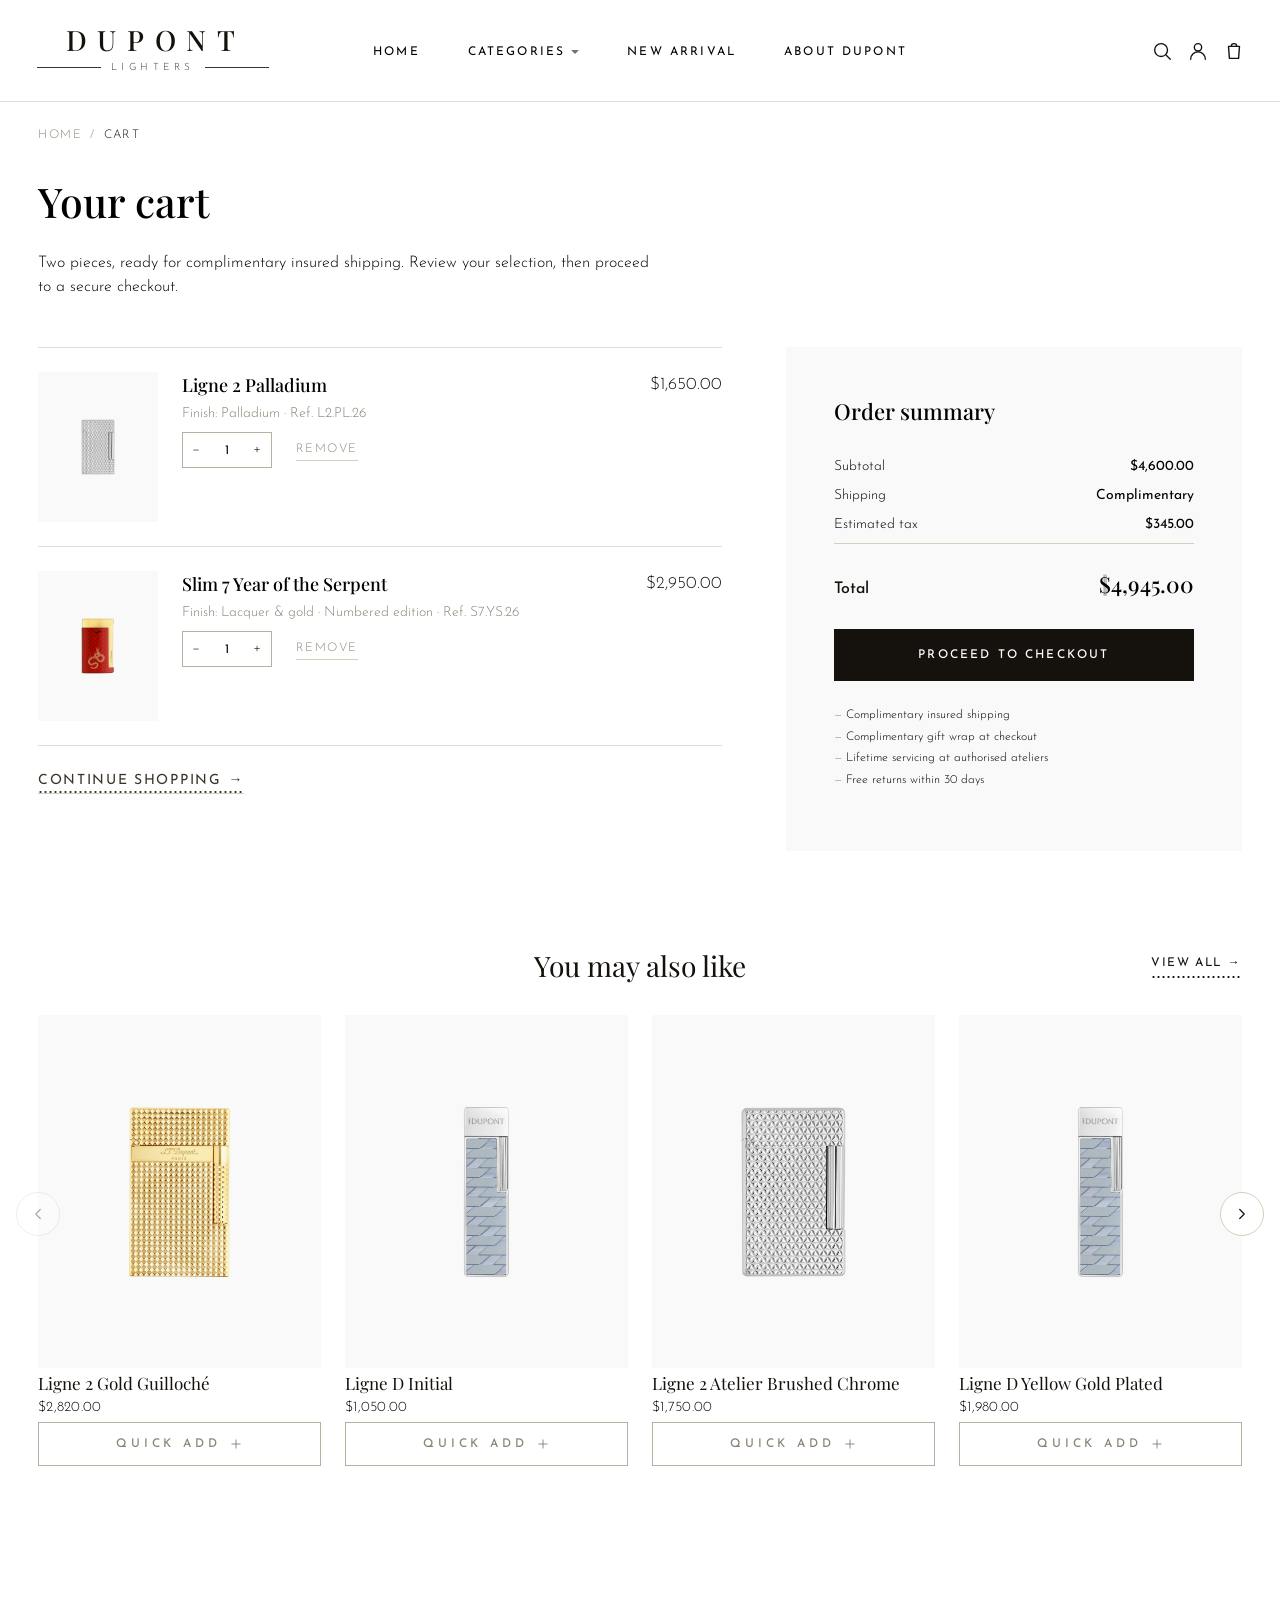
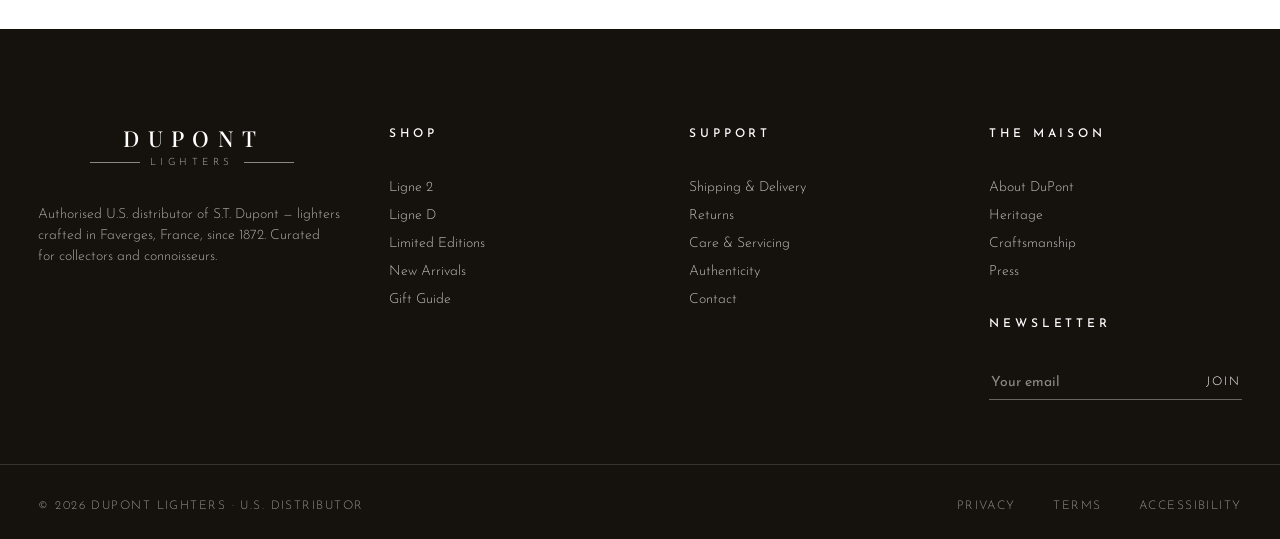
<file: cart.html>
<!doctype html>
<html lang="en">
<head>
  <meta charset="utf-8">
  <meta name="viewport" content="width=device-width, initial-scale=1">
  <title>Your Cart — DuPont Lighters</title>
  <link rel="preconnect" href="https://fonts.googleapis.com">
  <link rel="preconnect" href="https://fonts.gstatic.com" crossorigin>
  <link href="https://fonts.googleapis.com/css2?family=Josefin+Sans:wght@300;400;500;600&family=Playfair+Display:ital,wght@0,400;0,500;1,400;1,500&display=swap" rel="stylesheet">
  <link rel="stylesheet" href="styles.css?v=2">
</head>
<body>

  <!-- ==================== HEADER ==================== -->
  <header class="site-header">
    <div class="header-top">
      <a href="index.html" class="wordmark" aria-label="DuPont Lighters home">
        <span class="wordmark__name">DUPONT</span>
        <span class="wordmark__tag">Lighters</span>
      </a>
      <nav class="site-nav" aria-label="Primary">
        <ul class="nav-list">
          <li><a href="index.html">Home</a></li>
          <li class="has-mega" data-mega-trigger><a href="collection.html">Categories</a></li>
          <li><a href="collection.html">New Arrival</a></li>
          <li><a href="about.html">About DuPont</a></li>
        </ul>
      </nav>
      <div class="header-utility">
        <button class="icon-btn" type="button" aria-label="Open search" data-search-toggle>
          <svg viewBox="0 0 24 24" fill="none" stroke="currentColor" stroke-width="1.5" stroke-linecap="round" stroke-linejoin="round" aria-hidden="true">
            <circle cx="11" cy="11" r="7"/><line x1="21" y1="21" x2="16.65" y2="16.65"/>
          </svg>
        </button>
        <a class="icon-btn" href="#" aria-label="Account">
          <svg viewBox="0 0 24 24" fill="none" stroke="currentColor" stroke-width="1.5" stroke-linecap="round" stroke-linejoin="round" aria-hidden="true">
            <circle cx="12" cy="8" r="4"/><path d="M4 21c0-4.4 3.6-8 8-8s8 3.6 8 8"/>
          </svg>
        </a>
        <a class="icon-btn" href="cart.html" aria-current="page" aria-label="Cart">
          <svg viewBox="0 0 24 24" fill="none" stroke="currentColor" stroke-width="1.5" stroke-linecap="round" stroke-linejoin="round" aria-hidden="true">
            <path d="M6 7h12l-1 13H7L6 7z"/><path d="M9 7a3 3 0 016 0"/>
          </svg>
        </a>
      </div>
    </div>

    <!-- Search panel (slides down on icon click) -->
    <div class="search-panel" data-search-panel aria-hidden="true" aria-label="Site search">
      <div class="search-panel__inner">
        <form class="search-panel__field" role="search" onsubmit="return false;">
          <svg class="search-icon" viewBox="0 0 24 24" fill="none" stroke="currentColor" stroke-width="1.5" stroke-linecap="round" stroke-linejoin="round" aria-hidden="true">
            <circle cx="11" cy="11" r="7"/><line x1="21" y1="21" x2="16.65" y2="16.65"/>
          </svg>
          <input type="search" placeholder="Search lighters, finishes, references…" aria-label="Search lighters">
          <button class="search-panel__close" type="button" aria-label="Close search" data-search-close>
            <svg viewBox="0 0 24 24" fill="none" stroke="currentColor" stroke-width="1.6" stroke-linecap="round" aria-hidden="true">
              <line x1="6" y1="6" x2="18" y2="18"/><line x1="6" y1="18" x2="18" y2="6"/>
            </svg>
          </button>
        </form>

        <div class="search-panel__columns">
          <div>
            <p class="search-panel__col-title">Recent searches</p>
            <ul class="search-panel__recents">
              <li><a href="#"><svg viewBox="0 0 24 24" fill="none" stroke="currentColor" stroke-width="1.4" aria-hidden="true"><circle cx="12" cy="12" r="9"/><polyline points="12 7 12 12 15 14"/></svg><span>Ligne 2 Palladium</span></a></li>
              <li><a href="#"><svg viewBox="0 0 24 24" fill="none" stroke="currentColor" stroke-width="1.4" aria-hidden="true"><circle cx="12" cy="12" r="9"/><polyline points="12 7 12 12 15 14"/></svg><span>Year of the Serpent</span></a></li>
              <li><a href="#"><svg viewBox="0 0 24 24" fill="none" stroke="currentColor" stroke-width="1.4" aria-hidden="true"><circle cx="12" cy="12" r="9"/><polyline points="12 7 12 12 15 14"/></svg><span>Lighter servicing</span></a></li>
              <li><a href="#"><svg viewBox="0 0 24 24" fill="none" stroke="currentColor" stroke-width="1.4" aria-hidden="true"><circle cx="12" cy="12" r="9"/><polyline points="12 7 12 12 15 14"/></svg><span>Gold guilloché finish</span></a></li>
            </ul>
          </div>
          <div>
            <p class="search-panel__col-title">Suggested for you</p>
            <div class="search-panel__suggestions">
              <a class="search-panel__suggestion" href="product.html">
                <div class="search-panel__suggestion-thumb"><img src="images/products/ligne-2-palladium.webp" alt=""></div>
                <div>
                  <p class="search-panel__suggestion-name">Ligne 2 Palladium</p>
                  <p class="search-panel__suggestion-meta">$1,650</p>
                </div>
              </a>
              <a class="search-panel__suggestion" href="product.html">
                <div class="search-panel__suggestion-thumb"><img src="images/products/limited-serpent.webp" alt=""></div>
                <div>
                  <p class="search-panel__suggestion-name">Slim 7 Serpent</p>
                  <p class="search-panel__suggestion-meta">$2,950</p>
                </div>
              </a>
              <a class="search-panel__suggestion" href="product.html">
                <div class="search-panel__suggestion-thumb"><img src="images/products/ligne-2-gold-guilloche.webp" alt=""></div>
                <div>
                  <p class="search-panel__suggestion-name">Ligne 2 Gold Guilloché</p>
                  <p class="search-panel__suggestion-meta">$2,820</p>
                </div>
              </a>
              <a class="search-panel__suggestion" href="product.html">
                <div class="search-panel__suggestion-thumb"><img src="images/products/ligne-d-initial.webp" alt=""></div>
                <div>
                  <p class="search-panel__suggestion-name">Ligne D Initial</p>
                  <p class="search-panel__suggestion-meta">$1,050</p>
                </div>
              </a>
            </div>
          </div>
        </div>
      </div>
    </div>
  </header>
  <div class="search-backdrop" data-search-backdrop aria-hidden="true"></div>

  <main>

    <!-- ==================== CART HEAD ==================== -->
    <div class="page-head container">
      <nav class="breadcrumbs" aria-label="Breadcrumb">
        <a href="index.html">Home</a>
        <span aria-hidden="true">/</span>
        <span aria-current="page">Cart</span>
      </nav>
      <h1 class="page-head__title" style="margin-top: var(--sp-4);">Your cart</h1>
      <p class="page-head__lede">
        Two pieces, ready for complimentary insured shipping. Review your selection,
        then proceed to a secure checkout.
      </p>
    </div>

    <!-- ==================== CART LAYOUT ==================== -->
    <section class="cart container" aria-labelledby="cart-title">
      <h2 id="cart-title" class="sr-only">Cart items and summary</h2>

      <!-- Left: line items -->
      <div class="cart-lines" data-reveal-stagger="100">

        <article class="cart-item">
          <a class="cart-item__media" href="product.html">
            <img src="images/products/ligne-2-palladium.webp" alt="Ligne 2 Palladium lighter">
          </a>
          <div class="cart-item__body">
            <h3 class="cart-item__name">
              <a href="product.html">Ligne 2 Palladium</a>
            </h3>
            <p class="cart-item__meta">Finish: Palladium · Ref. L2.PL.26</p>
            <div class="cart-item__qty-row">
              <div class="qty-stepper qty-stepper--sm" aria-label="Quantity">
                <button type="button" aria-label="Decrease quantity">−</button>
                <input type="text" value="1" aria-label="Quantity">
                <button type="button" aria-label="Increase quantity">+</button>
              </div>
              <button type="button" class="cart-item__remove" aria-label="Remove Ligne 2 Palladium from cart">Remove</button>
            </div>
          </div>
          <div class="cart-item__price">$1,650.00</div>
        </article>

        <article class="cart-item">
          <a class="cart-item__media" href="product.html">
            <img src="images/products/limited-serpent.webp" alt="Slim 7 Year of the Serpent lighter">
          </a>
          <div class="cart-item__body">
            <h3 class="cart-item__name">
              <a href="product.html">Slim 7 Year of the Serpent</a>
            </h3>
            <p class="cart-item__meta">Finish: Lacquer &amp; gold · Numbered edition · Ref. S7.YS.26</p>
            <div class="cart-item__qty-row">
              <div class="qty-stepper qty-stepper--sm" aria-label="Quantity">
                <button type="button" aria-label="Decrease quantity">−</button>
                <input type="text" value="1" aria-label="Quantity">
                <button type="button" aria-label="Increase quantity">+</button>
              </div>
              <button type="button" class="cart-item__remove" aria-label="Remove Slim 7 Year of the Serpent from cart">Remove</button>
            </div>
          </div>
          <div class="cart-item__price">$2,950.00</div>
        </article>

        <a class="cart-continue link-dotted" href="collection.html">Continue shopping</a>
      </div>

      <!-- Right: summary -->
      <aside class="cart-summary" aria-label="Order summary" data-reveal>
        <h3 class="cart-summary__title">Order summary</h3>

        <div class="cart-summary__row">
          <span>Subtotal</span>
          <strong>$4,600.00</strong>
        </div>
        <div class="cart-summary__row">
          <span>Shipping</span>
          <strong>Complimentary</strong>
        </div>
        <div class="cart-summary__row">
          <span>Estimated tax</span>
          <strong>$345.00</strong>
        </div>
        <div class="cart-summary__row cart-summary__row--total">
          <span>Total</span>
          <strong>$4,945.00</strong>
        </div>

        <button type="button" class="cart-summary__cta" onclick="window.location.href='checkout.html'">Proceed to checkout</button>

        <ul class="cart-summary__reassurance">
          <li>Complimentary insured shipping</li>
          <li>Complimentary gift wrap at checkout</li>
          <li>Lifetime servicing at authorised ateliers</li>
          <li>Free returns within 30 days</li>
        </ul>
      </aside>
    </section>

    <!-- ==================== UPSELL RAIL ==================== -->
    <section class="product-rail container" aria-labelledby="upsell-title" data-rail>
      <div class="product-rail__head product-rail__head--centered" data-reveal>
        <h2 id="upsell-title" class="h2 product-rail__title">You may also like</h2>
        <a class="link-dotted product-rail__viewall" href="collection.html">View all</a>
      </div>
      <div class="product-rail__viewport">
        <button type="button" class="product-rail__arrow product-rail__arrow--prev" aria-label="Previous" data-rail-prev>
          <svg viewBox="0 0 24 24" fill="none" stroke="currentColor" stroke-width="1.6" stroke-linecap="round" stroke-linejoin="round" aria-hidden="true"><polyline points="15 6 9 12 15 18"/></svg>
        </button>
        <div class="product-rail__track" data-rail-track data-reveal-stagger="100">

          <article class="upsell-card">
            <a class="upsell-card__link" href="product.html">
              <div class="upsell-card__media">
                <img class="upsell-card__media-primary" src="images/products/ligne-2-gold-guilloche.webp" alt="Ligne 2 Gold Guilloché lighter">
                <img class="upsell-card__media-alt" src="images/products/ligne-2-gold-guilloche-alt.webp" alt="" aria-hidden="true">
              </div>
              <div class="upsell-card__body">
                <h3 class="upsell-card__name">Ligne 2 Gold Guilloché</h3>
                <p class="upsell-card__price">$2,820.00</p>
              </div>
            </a>
            <button type="button" class="upsell-card__add" data-quick-add
              data-product-id="ligne-2-gold-guilloche"
              data-product-name="Ligne 2 Gold Guilloché"
              data-product-finish="Gold guilloché"
              data-product-collection="Ligne 2 — Signature"
              data-product-price="2820"
              data-product-img="images/products/ligne-2-gold-guilloche.webp">
              <span>Quick add</span>
              <svg viewBox="0 0 24 24" fill="none" stroke="currentColor" stroke-width="1.6" stroke-linecap="round" aria-hidden="true"><line x1="12" y1="5" x2="12" y2="19"/><line x1="5" y1="12" x2="19" y2="12"/></svg>
            </button>
          </article>

          <article class="upsell-card">
            <a class="upsell-card__link" href="product.html">
              <div class="upsell-card__media">
                <img class="upsell-card__media-primary" src="images/products/ligne-d-initial.webp" alt="Ligne D Initial lighter">
                <img class="upsell-card__media-alt" src="images/products/ligne-d-initial-alt.webp" alt="" aria-hidden="true">
              </div>
              <div class="upsell-card__body">
                <h3 class="upsell-card__name">Ligne D Initial</h3>
                <p class="upsell-card__price">$1,050.00</p>
              </div>
            </a>
            <button type="button" class="upsell-card__add" data-quick-add
              data-product-id="ligne-d-initial"
              data-product-name="Ligne D Initial"
              data-product-finish="Brushed steel"
              data-product-collection="Ligne D — Compact"
              data-product-price="1050"
              data-product-img="images/products/ligne-d-initial.webp">
              <span>Quick add</span>
              <svg viewBox="0 0 24 24" fill="none" stroke="currentColor" stroke-width="1.6" stroke-linecap="round" aria-hidden="true"><line x1="12" y1="5" x2="12" y2="19"/><line x1="5" y1="12" x2="19" y2="12"/></svg>
            </button>
          </article>

          <article class="upsell-card">
            <a class="upsell-card__link" href="product.html">
              <div class="upsell-card__media">
                <img class="upsell-card__media-primary" src="images/products/ligne-2-palladium.webp" alt="Ligne 2 Atelier Brushed Chrome lighter">
                <img class="upsell-card__media-alt" src="images/products/ligne-2-palladium-alt.webp" alt="" aria-hidden="true">
              </div>
              <div class="upsell-card__body">
                <h3 class="upsell-card__name">Ligne 2 Atelier Brushed Chrome</h3>
                <p class="upsell-card__price">$1,750.00</p>
              </div>
            </a>
            <button type="button" class="upsell-card__add" data-quick-add
              data-product-id="ligne-2-atelier-brushed"
              data-product-name="Ligne 2 Atelier Brushed Chrome"
              data-product-finish="Brushed chrome"
              data-product-collection="Ligne 2 — Atelier"
              data-product-price="1750"
              data-product-img="images/products/ligne-2-palladium.webp">
              <span>Quick add</span>
              <svg viewBox="0 0 24 24" fill="none" stroke="currentColor" stroke-width="1.6" stroke-linecap="round" aria-hidden="true"><line x1="12" y1="5" x2="12" y2="19"/><line x1="5" y1="12" x2="19" y2="12"/></svg>
            </button>
          </article>

          <article class="upsell-card">
            <a class="upsell-card__link" href="product.html">
              <div class="upsell-card__media">
                <img class="upsell-card__media-primary" src="images/products/ligne-d-initial.webp" alt="Ligne D Yellow Gold Plated lighter">
                <img class="upsell-card__media-alt" src="images/products/ligne-d-initial-alt.webp" alt="" aria-hidden="true">
              </div>
              <div class="upsell-card__body">
                <h3 class="upsell-card__name">Ligne D Yellow Gold Plated</h3>
                <p class="upsell-card__price">$1,980.00</p>
              </div>
            </a>
            <button type="button" class="upsell-card__add" data-quick-add
              data-product-id="ligne-d-yellow-gold"
              data-product-name="Ligne D Yellow Gold Plated"
              data-product-finish="Yellow gold plated"
              data-product-collection="Ligne D — Compact"
              data-product-price="1980"
              data-product-img="images/products/ligne-d-initial.webp">
              <span>Quick add</span>
              <svg viewBox="0 0 24 24" fill="none" stroke="currentColor" stroke-width="1.6" stroke-linecap="round" aria-hidden="true"><line x1="12" y1="5" x2="12" y2="19"/><line x1="5" y1="12" x2="19" y2="12"/></svg>
            </button>
          </article>

          <article class="upsell-card">
            <a class="upsell-card__link" href="product.html">
              <div class="upsell-card__media">
                <img class="upsell-card__media-primary" src="images/products/limited-editions.webp" alt="Maxijet Lacquer lighter">
                <img class="upsell-card__media-alt" src="images/products/limited-editions-alt.webp" alt="" aria-hidden="true">
              </div>
              <div class="upsell-card__body">
                <h3 class="upsell-card__name">Maxijet Black Lacquer</h3>
                <p class="upsell-card__price">$425.00</p>
              </div>
            </a>
            <button type="button" class="upsell-card__add" data-quick-add
              data-product-id="maxijet-black"
              data-product-name="Maxijet Black Lacquer"
              data-product-finish="Black lacquer"
              data-product-collection="Maxijet — Everyday"
              data-product-price="425"
              data-product-img="images/products/limited-editions.webp">
              <span>Quick add</span>
              <svg viewBox="0 0 24 24" fill="none" stroke="currentColor" stroke-width="1.6" stroke-linecap="round" aria-hidden="true"><line x1="12" y1="5" x2="12" y2="19"/><line x1="5" y1="12" x2="19" y2="12"/></svg>
            </button>
          </article>

        </div>
        <button type="button" class="product-rail__arrow product-rail__arrow--next" aria-label="Next" data-rail-next>
          <svg viewBox="0 0 24 24" fill="none" stroke="currentColor" stroke-width="1.6" stroke-linecap="round" stroke-linejoin="round" aria-hidden="true"><polyline points="9 6 15 12 9 18"/></svg>
        </button>
      </div>
    </section>

  </main>

  <!-- ==================== FOOTER ==================== -->
  <footer class="site-footer">
    <div class="footer-grid">
      <div class="footer-brand">
        <div class="wordmark">
          <span class="wordmark__name">DUPONT</span>
          <span class="wordmark__tag">Lighters</span>
        </div>
        <p>
          Authorised U.S. distributor of S.T. Dupont — lighters crafted in Faverges, France,
          since 1872. Curated for collectors and connoisseurs.
        </p>
      </div>
      <div class="footer-col">
        <h4>Shop</h4>
        <ul>
          <li><a href="collection.html">Ligne 2</a></li>
          <li><a href="collection.html">Ligne D</a></li>
          <li><a href="collection.html">Limited Editions</a></li>
          <li><a href="collection.html">New Arrivals</a></li>
          <li><a href="collection.html">Gift Guide</a></li>
        </ul>
      </div>
      <div class="footer-col">
        <h4>Support</h4>
        <ul>
          <li><a href="#">Shipping &amp; Delivery</a></li>
          <li><a href="#">Returns</a></li>
          <li><a href="#">Care &amp; Servicing</a></li>
          <li><a href="#">Authenticity</a></li>
          <li><a href="contact.html">Contact</a></li>
        </ul>
      </div>
      <div class="footer-col">
        <h4>The Maison</h4>
        <ul>
          <li><a href="about.html">About DuPont</a></li>
          <li><a href="about.html">Heritage</a></li>
          <li><a href="about.html">Craftsmanship</a></li>
          <li><a href="#">Press</a></li>
        </ul>
        <h4 style="margin-top: var(--sp-6);">Newsletter</h4>
        <form class="newsletter" onsubmit="return false;">
          <input type="email" placeholder="Your email" aria-label="Email address">
          <button type="submit">Join</button>
        </form>
      </div>
    </div>
    <div class="footer-legal">
      <span>© 2026 DuPont Lighters · U.S. distributor</span>
      <span>
        <a href="#">Privacy</a>
        <a href="#">Terms</a>
        <a href="#">Accessibility</a>
      </span>
    </div>
  </footer>

  <script src="scripts/header.js"></script>
  <script src="scripts/mega-menu.js"></script>
  <script src="scripts/carousel.js"></script>
  <script src="scripts/cart-drawer.js"></script>
  <script src="scripts/reveal.js"></script>

</body>
</html>
</file>
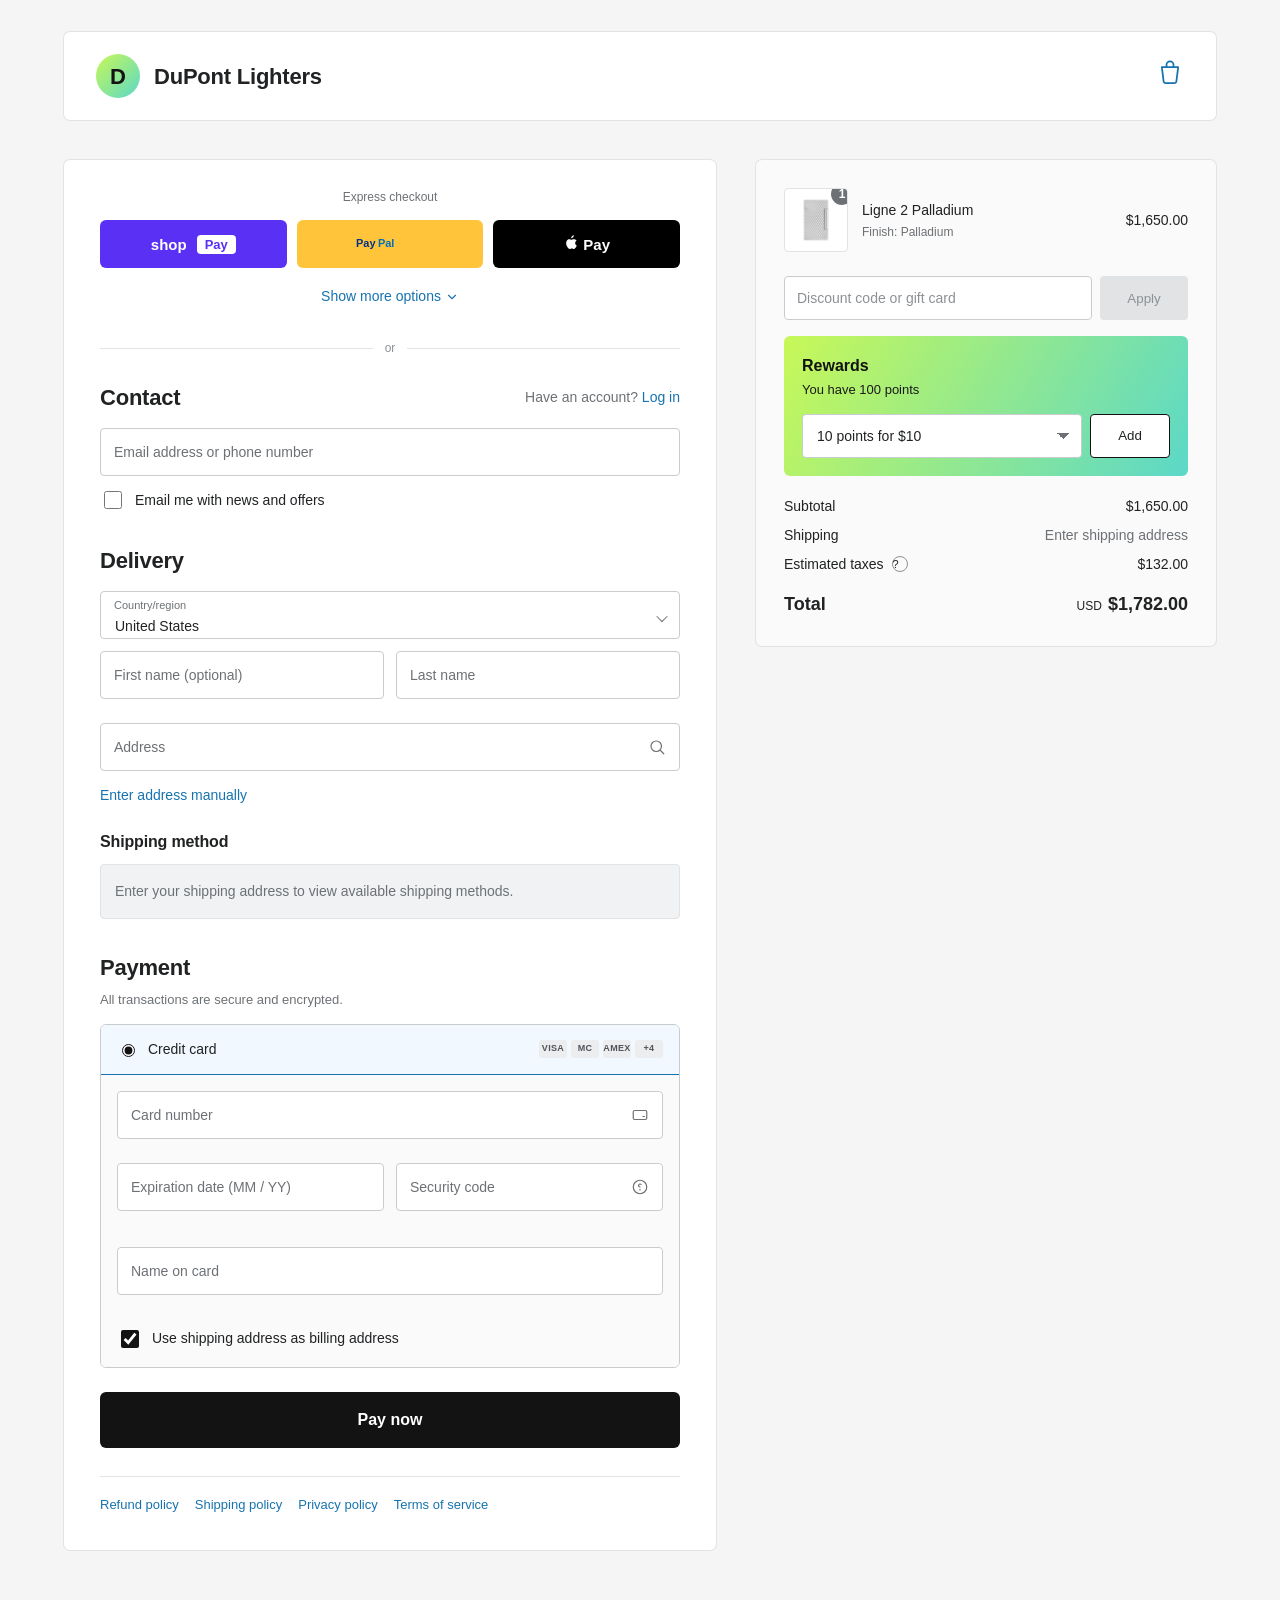
<file: checkout.html>
<!doctype html>
<html lang="en">
<head>
  <meta charset="utf-8">
  <meta name="viewport" content="width=device-width, initial-scale=1">
  <title>Checkout — DuPont Lighters</title>
  <link rel="stylesheet" href="checkout.css">
</head>
<body class="checkout-body">

  <main class="checkout">

    <!-- Brand bar -->
    <header class="co-brand">
      <a class="co-brand__logo" href="index.html">
        <span class="co-brand__mark">D</span>
        <span class="co-brand__name">DuPont Lighters</span>
      </a>
      <a href="cart.html" aria-label="Cart">
        <svg class="co-brand__cart" viewBox="0 0 24 24" fill="none" stroke="currentColor" stroke-width="1.5" stroke-linecap="round" stroke-linejoin="round" aria-hidden="true">
          <path d="M5 7h14l-1.5 12a2 2 0 0 1-2 1.7H8.5a2 2 0 0 1-2-1.7L5 7z"/>
          <path d="M9 7V5a3 3 0 0 1 6 0v2"/>
        </svg>
      </a>
    </header>

    <!-- Form column -->
    <form class="co-form" onsubmit="event.preventDefault(); window.location.href='thank-you.html';">

      <!-- Express checkout -->
      <section class="co-express">
        <div class="co-express__label">Express checkout</div>
        <div class="co-express__buttons">
          <button type="button" class="co-express__btn co-express__btn--shop">shop<strong>Pay</strong></button>
          <button type="button" class="co-express__btn co-express__btn--paypal">
            <svg viewBox="0 0 124 33" width="68" height="20" aria-hidden="true">
              <text x="0" y="22" font-family="Arial Black, Arial, sans-serif" font-size="20" font-weight="900" fill="#003087">Pay</text>
              <text x="40" y="22" font-family="Arial Black, Arial, sans-serif" font-size="20" font-weight="900" fill="#0070BA">Pal</text>
            </svg>
          </button>
          <button type="button" class="co-express__btn co-express__btn--applepay">
            <svg viewBox="0 0 16 20" width="14" height="18" fill="#fff" aria-hidden="true"><path d="M11.6 2.4c.6-.7.9-1.6.8-2.4-.7 0-1.6.5-2.2 1.1-.5.6-1 1.5-.8 2.3.8.1 1.6-.4 2.2-1zM12.4 4.5c-1.2-.1-2.2.7-2.8.7-.6 0-1.5-.7-2.4-.6-1.3 0-2.4.7-3 1.9-1.3 2.2-.3 5.5 1 7.3.6.9 1.4 1.9 2.4 1.8.9 0 1.3-.6 2.5-.6 1.1 0 1.5.6 2.4.6 1 0 1.7-.9 2.3-1.8.7-1 1-2 1-2-.1 0-1.9-.7-1.9-2.9 0-1.8 1.5-2.7 1.6-2.7-.9-1.3-2.2-1.5-2.7-1.5z"/></svg>
            Pay
          </button>
        </div>
        <a href="#" class="co-express__more">Show more options
          <svg width="14" height="14" viewBox="0 0 24 24" fill="none" stroke="currentColor" stroke-width="2" stroke-linecap="round"><path d="M6 9l6 6 6-6"/></svg>
        </a>
      </section>

      <div class="co-divider">or</div>

      <!-- Contact -->
      <section class="co-section">
        <div class="co-section__head">
          <h2 class="co-section__title">Contact</h2>
          <span class="co-section__hint">Have an account? <a href="#">Log in</a></span>
        </div>
        <div class="co-field">
          <input type="text" class="co-input" id="email" placeholder="Email address or phone number" autocomplete="email" required>
          <label class="co-field__label" for="email">Email address or phone number</label>
        </div>
        <label class="co-checkbox">
          <input type="checkbox">
          <span>Email me with news and offers</span>
        </label>
      </section>

      <!-- Delivery -->
      <section class="co-section">
        <h2 class="co-section__title" style="margin-bottom:14px;">Delivery</h2>

        <div class="co-field co-select-wrap">
          <select class="co-select" id="country">
            <option value="US" selected>United States</option>
            <option value="CA">Canada</option>
            <option value="GB">United Kingdom</option>
            <option value="FR">France</option>
            <option value="DE">Germany</option>
          </select>
          <label class="co-field__label" for="country">Country/region</label>
        </div>

        <div class="co-field__row">
          <div class="co-field">
            <input type="text" class="co-input" id="firstName" placeholder="First name (optional)" autocomplete="given-name">
            <label class="co-field__label" for="firstName">First name (optional)</label>
          </div>
          <div class="co-field">
            <input type="text" class="co-input" id="lastName" placeholder="Last name" autocomplete="family-name" required>
            <label class="co-field__label" for="lastName">Last name</label>
          </div>
        </div>

        <div class="co-field">
          <input type="text" class="co-input co-input--icon" id="address" placeholder="Address" autocomplete="street-address" required>
          <label class="co-field__label" for="address">Address</label>
          <svg class="co-field__icon" viewBox="0 0 24 24" fill="none" stroke="currentColor" stroke-width="1.6" stroke-linecap="round" stroke-linejoin="round" aria-hidden="true">
            <circle cx="11" cy="11" r="7"/>
            <path d="M21 21l-4.3-4.3"/>
          </svg>
        </div>

        <button type="button" class="co-link-button">Enter address manually</button>

        <h3 class="co-section__title" style="font-size:16px;margin:24px 0 10px;">Shipping method</h3>
        <div class="co-shipping-empty">Enter your shipping address to view available shipping methods.</div>
      </section>

      <!-- Payment -->
      <section class="co-section">
        <h2 class="co-section__title" style="margin-bottom:6px;">Payment</h2>
        <p class="co-payment-note">All transactions are secure and encrypted.</p>

        <div class="co-payment">
          <div class="co-payment__option co-payment__option--active">
            <span class="co-payment__radio">
              <input type="radio" name="payment" checked>
              Credit card
            </span>
            <span class="co-payment__cards">
              <span class="co-payment__card">VISA</span>
              <span class="co-payment__card">MC</span>
              <span class="co-payment__card">AMEX</span>
              <span class="co-payment__card">+4</span>
            </span>
          </div>
          <div class="co-payment__body">
            <div class="co-field">
              <input type="text" class="co-input" id="card-number" placeholder="Card number" autocomplete="cc-number">
              <label class="co-field__label" for="card-number">Card number</label>
              <svg class="co-field__icon" viewBox="0 0 24 24" fill="none" stroke="currentColor" stroke-width="1.6" stroke-linecap="round" stroke-linejoin="round" aria-hidden="true"><rect x="3" y="6" width="18" height="12" rx="2"/><path d="M16 14h2"/></svg>
            </div>
            <div class="co-field__row">
              <div class="co-field">
                <input type="text" class="co-input" id="card-exp" placeholder="Expiration date (MM / YY)" autocomplete="cc-exp">
                <label class="co-field__label" for="card-exp">Expiration date (MM / YY)</label>
              </div>
              <div class="co-field">
                <input type="text" class="co-input co-input--icon" id="card-cvc" placeholder="Security code" autocomplete="cc-csc">
                <label class="co-field__label" for="card-cvc">Security code</label>
                <svg class="co-field__icon" viewBox="0 0 24 24" fill="none" stroke="currentColor" stroke-width="1.6" stroke-linecap="round" stroke-linejoin="round" aria-hidden="true"><circle cx="12" cy="12" r="9"/><path d="M12 16v-1m0-3a2 2 0 1 1 1.5-3.4"/></svg>
              </div>
            </div>
            <div class="co-field">
              <input type="text" class="co-input" id="card-name" placeholder="Name on card" autocomplete="cc-name">
              <label class="co-field__label" for="card-name">Name on card</label>
            </div>
            <label class="co-checkbox">
              <input type="checkbox" checked>
              <span>Use shipping address as billing address</span>
            </label>
          </div>
        </div>

        <button type="submit" class="co-cta">Pay now</button>

        <div class="co-footer">
          <a href="#">Refund policy</a>
          <a href="#">Shipping policy</a>
          <a href="#">Privacy policy</a>
          <a href="#">Terms of service</a>
        </div>
      </section>

    </form>

    <!-- Order summary -->
    <aside class="co-summary" aria-label="Order summary">
      <ul class="co-summary__items">
        <li class="co-summary__item">
          <div class="co-summary__media">
            <img src="images/products/ligne-2-palladium.webp" alt="Ligne 2 Palladium">
            <span class="co-summary__qty">1</span>
          </div>
          <div>
            <p class="co-summary__item-name">Ligne 2 Palladium</p>
            <p class="co-summary__item-meta">Finish: Palladium</p>
          </div>
          <span class="co-summary__item-price">$1,650.00</span>
        </li>
      </ul>

      <div class="co-discount">
        <input type="text" placeholder="Discount code or gift card">
        <button type="button">Apply</button>
      </div>

      <div class="co-rewards">
        <p class="co-rewards__title">Rewards</p>
        <p class="co-rewards__sub">You have 100 points</p>
        <div class="co-rewards__row">
          <select aria-label="Apply points">
            <option>10 points for $10</option>
            <option>25 points for $25</option>
            <option>50 points for $50</option>
            <option>100 points for $100</option>
          </select>
          <button type="button">Add</button>
        </div>
      </div>

      <div class="co-totals">
        <div class="co-totals__row">
          <span>Subtotal</span>
          <span>$1,650.00</span>
        </div>
        <div class="co-totals__row">
          <span>Shipping</span>
          <span style="color: var(--co-ink-soft);">Enter shipping address</span>
        </div>
        <div class="co-totals__row">
          <span>Estimated taxes <span class="co-help" aria-hidden="true">?</span></span>
          <span>$132.00</span>
        </div>
        <div class="co-totals__row co-totals__row--total">
          <span>Total</span>
          <span><span class="co-currency">USD</span>$1,782.00</span>
        </div>
      </div>
    </aside>

  </main>

</body>
</html>
</file>
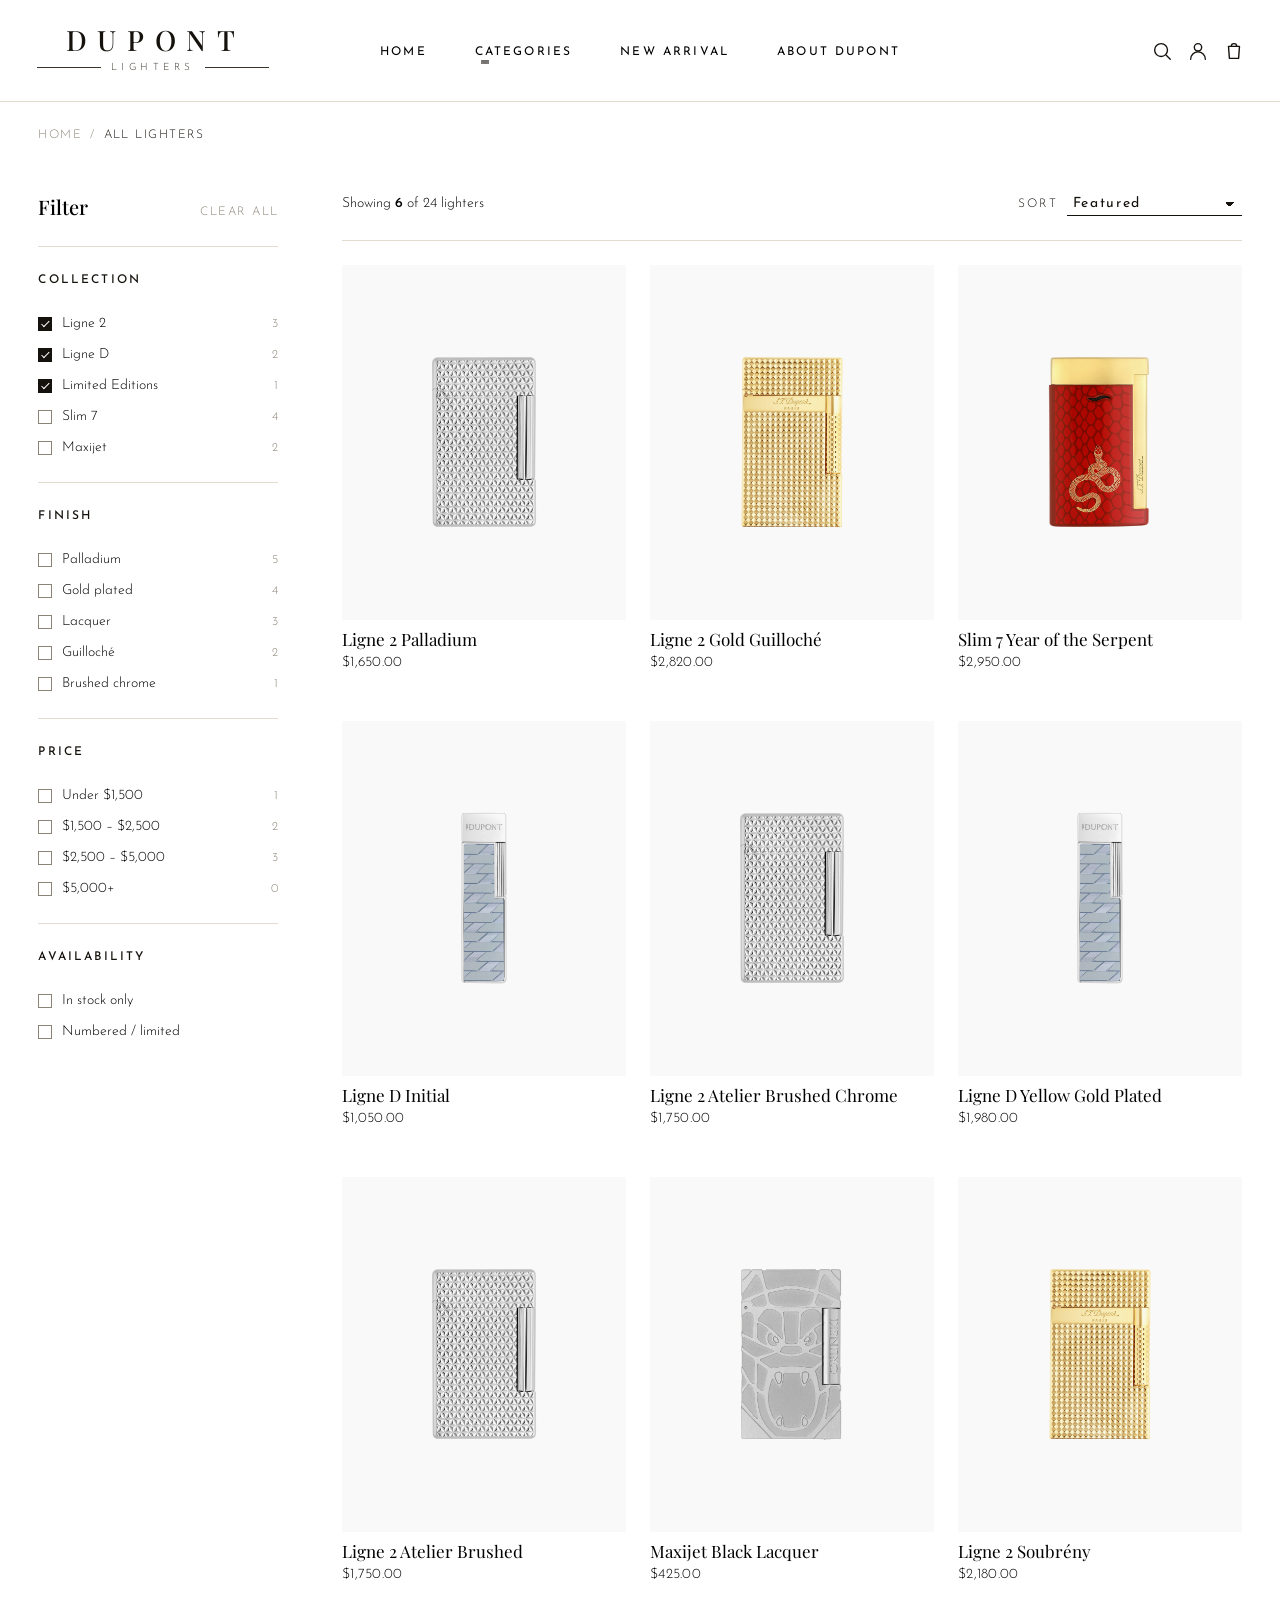
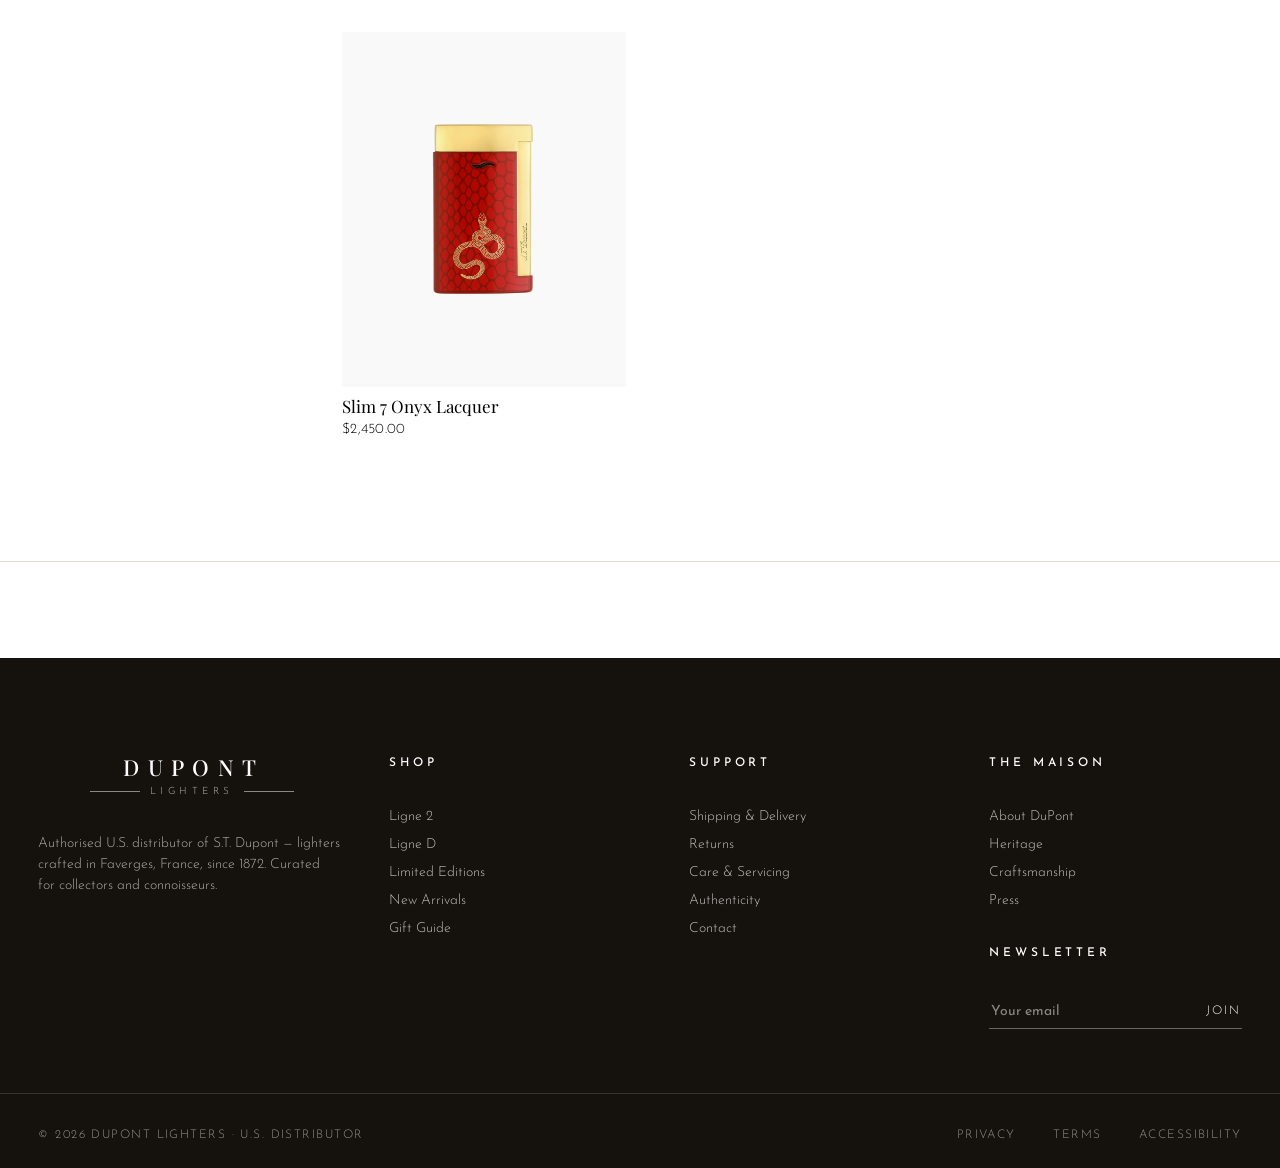
<file: collection.html>
<!doctype html>
<html lang="en">
<head>
  <meta charset="utf-8">
  <meta name="viewport" content="width=device-width, initial-scale=1">
  <title>All Lighters — DuPont Lighters</title>
  <link rel="preconnect" href="https://fonts.googleapis.com">
  <link rel="preconnect" href="https://fonts.gstatic.com" crossorigin>
  <link href="https://fonts.googleapis.com/css2?family=Josefin+Sans:wght@300;400;500;600&family=Playfair+Display:ital,wght@0,400;0,500;1,400;1,500&display=swap" rel="stylesheet">
  <link rel="stylesheet" href="styles.css?v=2">
</head>
<body>

  <!-- ==================== HEADER ==================== -->
  <header class="site-header">
    <div class="header-top">
      <a href="index.html" class="wordmark" aria-label="DuPont Lighters home">
        <span class="wordmark__name">DUPONT</span>
        <span class="wordmark__tag">Lighters</span>
      </a>
      <nav class="site-nav" aria-label="Primary">
        <ul class="nav-list">
          <li><a href="index.html">Home</a></li>
          <li class="has-mega" data-mega-trigger><a href="collection.html" aria-current="page">Categories</a></li>
          <li><a href="collection.html">New Arrival</a></li>
          <li><a href="about.html">About DuPont</a></li>
        </ul>
      </nav>
      <div class="header-utility">
        <button class="icon-btn" type="button" aria-label="Open search" data-search-toggle>
          <svg viewBox="0 0 24 24" fill="none" stroke="currentColor" stroke-width="1.5" stroke-linecap="round" stroke-linejoin="round" aria-hidden="true">
            <circle cx="11" cy="11" r="7"/><line x1="21" y1="21" x2="16.65" y2="16.65"/>
          </svg>
        </button>
        <a class="icon-btn" href="#" aria-label="Account">
          <svg viewBox="0 0 24 24" fill="none" stroke="currentColor" stroke-width="1.5" stroke-linecap="round" stroke-linejoin="round" aria-hidden="true">
            <circle cx="12" cy="8" r="4"/><path d="M4 21c0-4.4 3.6-8 8-8s8 3.6 8 8"/>
          </svg>
        </a>
        <a class="icon-btn" href="cart.html" aria-label="Cart">
          <svg viewBox="0 0 24 24" fill="none" stroke="currentColor" stroke-width="1.5" stroke-linecap="round" stroke-linejoin="round" aria-hidden="true">
            <path d="M6 7h12l-1 13H7L6 7z"/><path d="M9 7a3 3 0 016 0"/>
          </svg>
        </a>
      </div>
    </div>

    <!-- Search panel (slides down on icon click) -->
    <div class="search-panel" data-search-panel aria-hidden="true" aria-label="Site search">
      <div class="search-panel__inner">
        <form class="search-panel__field" role="search" onsubmit="return false;">
          <svg class="search-icon" viewBox="0 0 24 24" fill="none" stroke="currentColor" stroke-width="1.5" stroke-linecap="round" stroke-linejoin="round" aria-hidden="true">
            <circle cx="11" cy="11" r="7"/><line x1="21" y1="21" x2="16.65" y2="16.65"/>
          </svg>
          <input type="search" placeholder="Search lighters, finishes, references…" aria-label="Search lighters">
          <button class="search-panel__close" type="button" aria-label="Close search" data-search-close>
            <svg viewBox="0 0 24 24" fill="none" stroke="currentColor" stroke-width="1.6" stroke-linecap="round" aria-hidden="true">
              <line x1="6" y1="6" x2="18" y2="18"/><line x1="6" y1="18" x2="18" y2="6"/>
            </svg>
          </button>
        </form>

        <div class="search-panel__columns">
          <div>
            <p class="search-panel__col-title">Recent searches</p>
            <ul class="search-panel__recents">
              <li><a href="#"><svg viewBox="0 0 24 24" fill="none" stroke="currentColor" stroke-width="1.4" aria-hidden="true"><circle cx="12" cy="12" r="9"/><polyline points="12 7 12 12 15 14"/></svg><span>Ligne 2 Palladium</span></a></li>
              <li><a href="#"><svg viewBox="0 0 24 24" fill="none" stroke="currentColor" stroke-width="1.4" aria-hidden="true"><circle cx="12" cy="12" r="9"/><polyline points="12 7 12 12 15 14"/></svg><span>Year of the Serpent</span></a></li>
              <li><a href="#"><svg viewBox="0 0 24 24" fill="none" stroke="currentColor" stroke-width="1.4" aria-hidden="true"><circle cx="12" cy="12" r="9"/><polyline points="12 7 12 12 15 14"/></svg><span>Lighter servicing</span></a></li>
              <li><a href="#"><svg viewBox="0 0 24 24" fill="none" stroke="currentColor" stroke-width="1.4" aria-hidden="true"><circle cx="12" cy="12" r="9"/><polyline points="12 7 12 12 15 14"/></svg><span>Gold guilloché finish</span></a></li>
            </ul>
          </div>
          <div>
            <p class="search-panel__col-title">Suggested for you</p>
            <div class="search-panel__suggestions">
              <a class="search-panel__suggestion" href="product.html">
                <div class="search-panel__suggestion-thumb"><img src="images/products/ligne-2-palladium.webp" alt=""></div>
                <div>
                  <p class="search-panel__suggestion-name">Ligne 2 Palladium</p>
                  <p class="search-panel__suggestion-meta">$1,650</p>
                </div>
              </a>
              <a class="search-panel__suggestion" href="product.html">
                <div class="search-panel__suggestion-thumb"><img src="images/products/limited-serpent.webp" alt=""></div>
                <div>
                  <p class="search-panel__suggestion-name">Slim 7 Serpent</p>
                  <p class="search-panel__suggestion-meta">$2,950</p>
                </div>
              </a>
              <a class="search-panel__suggestion" href="product.html">
                <div class="search-panel__suggestion-thumb"><img src="images/products/ligne-2-gold-guilloche.webp" alt=""></div>
                <div>
                  <p class="search-panel__suggestion-name">Ligne 2 Gold Guilloché</p>
                  <p class="search-panel__suggestion-meta">$2,820</p>
                </div>
              </a>
              <a class="search-panel__suggestion" href="product.html">
                <div class="search-panel__suggestion-thumb"><img src="images/products/ligne-d-initial.webp" alt=""></div>
                <div>
                  <p class="search-panel__suggestion-name">Ligne D Initial</p>
                  <p class="search-panel__suggestion-meta">$1,050</p>
                </div>
              </a>
            </div>
          </div>
        </div>
      </div>
    </div>
  </header>
  <div class="search-backdrop" data-search-backdrop aria-hidden="true"></div>

  <main>

    <!-- ==================== PLP HEAD ==================== -->
    <div class="page-head container">
      <nav class="breadcrumbs" aria-label="Breadcrumb">
        <a href="index.html">Home</a>
        <span aria-hidden="true">/</span>
        <span aria-current="page">All lighters</span>
      </nav>
    </div>

    <!-- ==================== PLP LAYOUT ==================== -->
    <section class="plp container">
      <aside class="plp__filters" aria-label="Filter products">
        <div class="filter-head">
          <h2 class="filter-head__title">Filter</h2>
          <button type="button" class="filter-head__clear">Clear all</button>
        </div>

        <div class="filter-group">
          <h3 class="filter-group__title">Collection</h3>
          <ul class="filter-list">
            <li><label class="filter-option"><input type="checkbox" checked> <span>Ligne 2</span> <em>3</em></label></li>
            <li><label class="filter-option"><input type="checkbox" checked> <span>Ligne D</span> <em>2</em></label></li>
            <li><label class="filter-option"><input type="checkbox" checked> <span>Limited Editions</span> <em>1</em></label></li>
            <li><label class="filter-option"><input type="checkbox"> <span>Slim 7</span> <em>4</em></label></li>
            <li><label class="filter-option"><input type="checkbox"> <span>Maxijet</span> <em>2</em></label></li>
          </ul>
        </div>

        <div class="filter-group">
          <h3 class="filter-group__title">Finish</h3>
          <ul class="filter-list">
            <li><label class="filter-option"><input type="checkbox"> <span>Palladium</span> <em>5</em></label></li>
            <li><label class="filter-option"><input type="checkbox"> <span>Gold plated</span> <em>4</em></label></li>
            <li><label class="filter-option"><input type="checkbox"> <span>Lacquer</span> <em>3</em></label></li>
            <li><label class="filter-option"><input type="checkbox"> <span>Guilloché</span> <em>2</em></label></li>
            <li><label class="filter-option"><input type="checkbox"> <span>Brushed chrome</span> <em>1</em></label></li>
          </ul>
        </div>

        <div class="filter-group">
          <h3 class="filter-group__title">Price</h3>
          <ul class="filter-list">
            <li><label class="filter-option"><input type="checkbox"> <span>Under $1,500</span> <em>1</em></label></li>
            <li><label class="filter-option"><input type="checkbox"> <span>$1,500 – $2,500</span> <em>2</em></label></li>
            <li><label class="filter-option"><input type="checkbox"> <span>$2,500 – $5,000</span> <em>3</em></label></li>
            <li><label class="filter-option"><input type="checkbox"> <span>$5,000+</span> <em>0</em></label></li>
          </ul>
        </div>

        <div class="filter-group">
          <h3 class="filter-group__title">Availability</h3>
          <ul class="filter-list">
            <li><label class="filter-option"><input type="checkbox"> <span>In stock only</span></label></li>
            <li><label class="filter-option"><input type="checkbox"> <span>Numbered / limited</span></label></li>
          </ul>
        </div>
      </aside>

      <div class="plp__main">
        <div class="sort-bar">
          <span class="sort-bar__count">Showing <strong>6</strong> of 24 lighters</span>
          <label class="sort-bar__select">
            <span>Sort</span>
            <select aria-label="Sort products">
              <option>Featured</option>
              <option>Newest</option>
              <option>Price: Low to High</option>
              <option>Price: High to Low</option>
              <option>Alphabetical</option>
            </select>
          </label>
        </div>

        <div class="product-grid product-grid--plp" data-reveal-stagger="90">
          <a class="product-card" href="product.html">
            <div class="product-card__media">
              <img class="product-card__media-primary" src="images/products/ligne-2-palladium.webp" alt="Ligne 2 Palladium lighter">
              <img class="product-card__media-alt" src="images/products/ligne-2-palladium-alt.webp" alt="" aria-hidden="true">
            </div>
            <div class="product-card__body">
              <h3 class="product-card__name">Ligne 2 Palladium</h3>
              <p class="product-card__price">$1,650.00</p>
            </div>
          </a>

          <a class="product-card" href="product.html">
            <div class="product-card__media">
              <img class="product-card__media-primary" src="images/products/ligne-2-gold-guilloche.webp" alt="Ligne 2 Gold Guilloché lighter">
              <img class="product-card__media-alt" src="images/products/ligne-2-gold-guilloche-alt.webp" alt="" aria-hidden="true">
            </div>
            <div class="product-card__body">
              <h3 class="product-card__name">Ligne 2 Gold Guilloché</h3>
              <p class="product-card__price">$2,820.00</p>
            </div>
          </a>

          <a class="product-card" href="product.html">
            <div class="product-card__media">
              <img class="product-card__media-primary" src="images/products/limited-serpent.webp" alt="Slim 7 Year of the Serpent limited edition lighter">
              <img class="product-card__media-alt" src="images/products/limited-serpent-alt.webp" alt="" aria-hidden="true">
            </div>
            <div class="product-card__body">
              <h3 class="product-card__name">Slim 7 Year of the Serpent</h3>
              <p class="product-card__price">$2,950.00</p>
            </div>
          </a>

          <a class="product-card" href="product.html">
            <div class="product-card__media">
              <img class="product-card__media-primary" src="images/products/ligne-d-initial.webp" alt="Ligne D Initial lighter">
              <img class="product-card__media-alt" src="images/products/ligne-d-initial-alt.webp" alt="" aria-hidden="true">
            </div>
            <div class="product-card__body">
              <h3 class="product-card__name">Ligne D Initial</h3>
              <p class="product-card__price">$1,050.00</p>
            </div>
          </a>

          <a class="product-card" href="product.html">
            <div class="product-card__media">
              <img class="product-card__media-primary" src="images/products/ligne-2-palladium.webp" alt="Ligne 2 Atelier Brushed Chrome lighter">
              <img class="product-card__media-alt" src="images/products/ligne-2-palladium-alt.webp" alt="" aria-hidden="true">
            </div>
            <div class="product-card__body">
              <h3 class="product-card__name">Ligne 2 Atelier Brushed Chrome</h3>
              <p class="product-card__price">$1,750.00</p>
            </div>
          </a>

          <a class="product-card" href="product.html">
            <div class="product-card__media">
              <img class="product-card__media-primary" src="images/products/ligne-d-initial.webp" alt="Ligne D Yellow Gold Plated lighter">
              <img class="product-card__media-alt" src="images/products/ligne-d-initial-alt.webp" alt="" aria-hidden="true">
            </div>
            <div class="product-card__body">
              <h3 class="product-card__name">Ligne D Yellow Gold Plated</h3>
              <p class="product-card__price">$1,980.00</p>
            </div>
          </a>
        </div>

        <div class="plp-spinner" data-plp-spinner aria-live="polite" aria-label="Loading more products" style="display:none;">
          <span class="plp-spinner__dot"></span>
          <span class="plp-spinner__dot"></span>
          <span class="plp-spinner__dot"></span>
        </div>
        <div class="plp-sentinel" data-plp-sentinel aria-hidden="true"></div>
        <p class="plp-end" data-plp-end style="display:none;">— You've reached the end of the collection —</p>
      </div>
    </section>

  </main>

  <!-- ==================== FOOTER ==================== -->
  <footer class="site-footer">
    <div class="footer-grid">
      <div class="footer-brand">
        <div class="wordmark">
          <span class="wordmark__name">DUPONT</span>
          <span class="wordmark__tag">Lighters</span>
        </div>
        <p>
          Authorised U.S. distributor of S.T. Dupont — lighters crafted in Faverges, France,
          since 1872. Curated for collectors and connoisseurs.
        </p>
      </div>
      <div class="footer-col">
        <h4>Shop</h4>
        <ul>
          <li><a href="collection.html">Ligne 2</a></li>
          <li><a href="collection.html">Ligne D</a></li>
          <li><a href="collection.html">Limited Editions</a></li>
          <li><a href="collection.html">New Arrivals</a></li>
          <li><a href="collection.html">Gift Guide</a></li>
        </ul>
      </div>
      <div class="footer-col">
        <h4>Support</h4>
        <ul>
          <li><a href="#">Shipping &amp; Delivery</a></li>
          <li><a href="#">Returns</a></li>
          <li><a href="#">Care &amp; Servicing</a></li>
          <li><a href="#">Authenticity</a></li>
          <li><a href="contact.html">Contact</a></li>
        </ul>
      </div>
      <div class="footer-col">
        <h4>The Maison</h4>
        <ul>
          <li><a href="about.html">About DuPont</a></li>
          <li><a href="about.html">Heritage</a></li>
          <li><a href="about.html">Craftsmanship</a></li>
          <li><a href="#">Press</a></li>
        </ul>
        <h4 style="margin-top: var(--sp-6);">Newsletter</h4>
        <form class="newsletter" onsubmit="return false;">
          <input type="email" placeholder="Your email" aria-label="Email address">
          <button type="submit">Join</button>
        </form>
      </div>
    </div>
    <div class="footer-legal">
      <span>© 2026 DuPont Lighters · U.S. distributor</span>
      <span>
        <a href="#">Privacy</a>
        <a href="#">Terms</a>
        <a href="#">Accessibility</a>
      </span>
    </div>
  </footer>

  <script src="scripts/header.js"></script>
  <script src="scripts/mega-menu.js"></script>
  <script src="scripts/cart-drawer.js"></script>
  <script src="scripts/reveal.js"></script>
  <script src="scripts/infinite-scroll.js"></script>

</body>
</html>
</file>
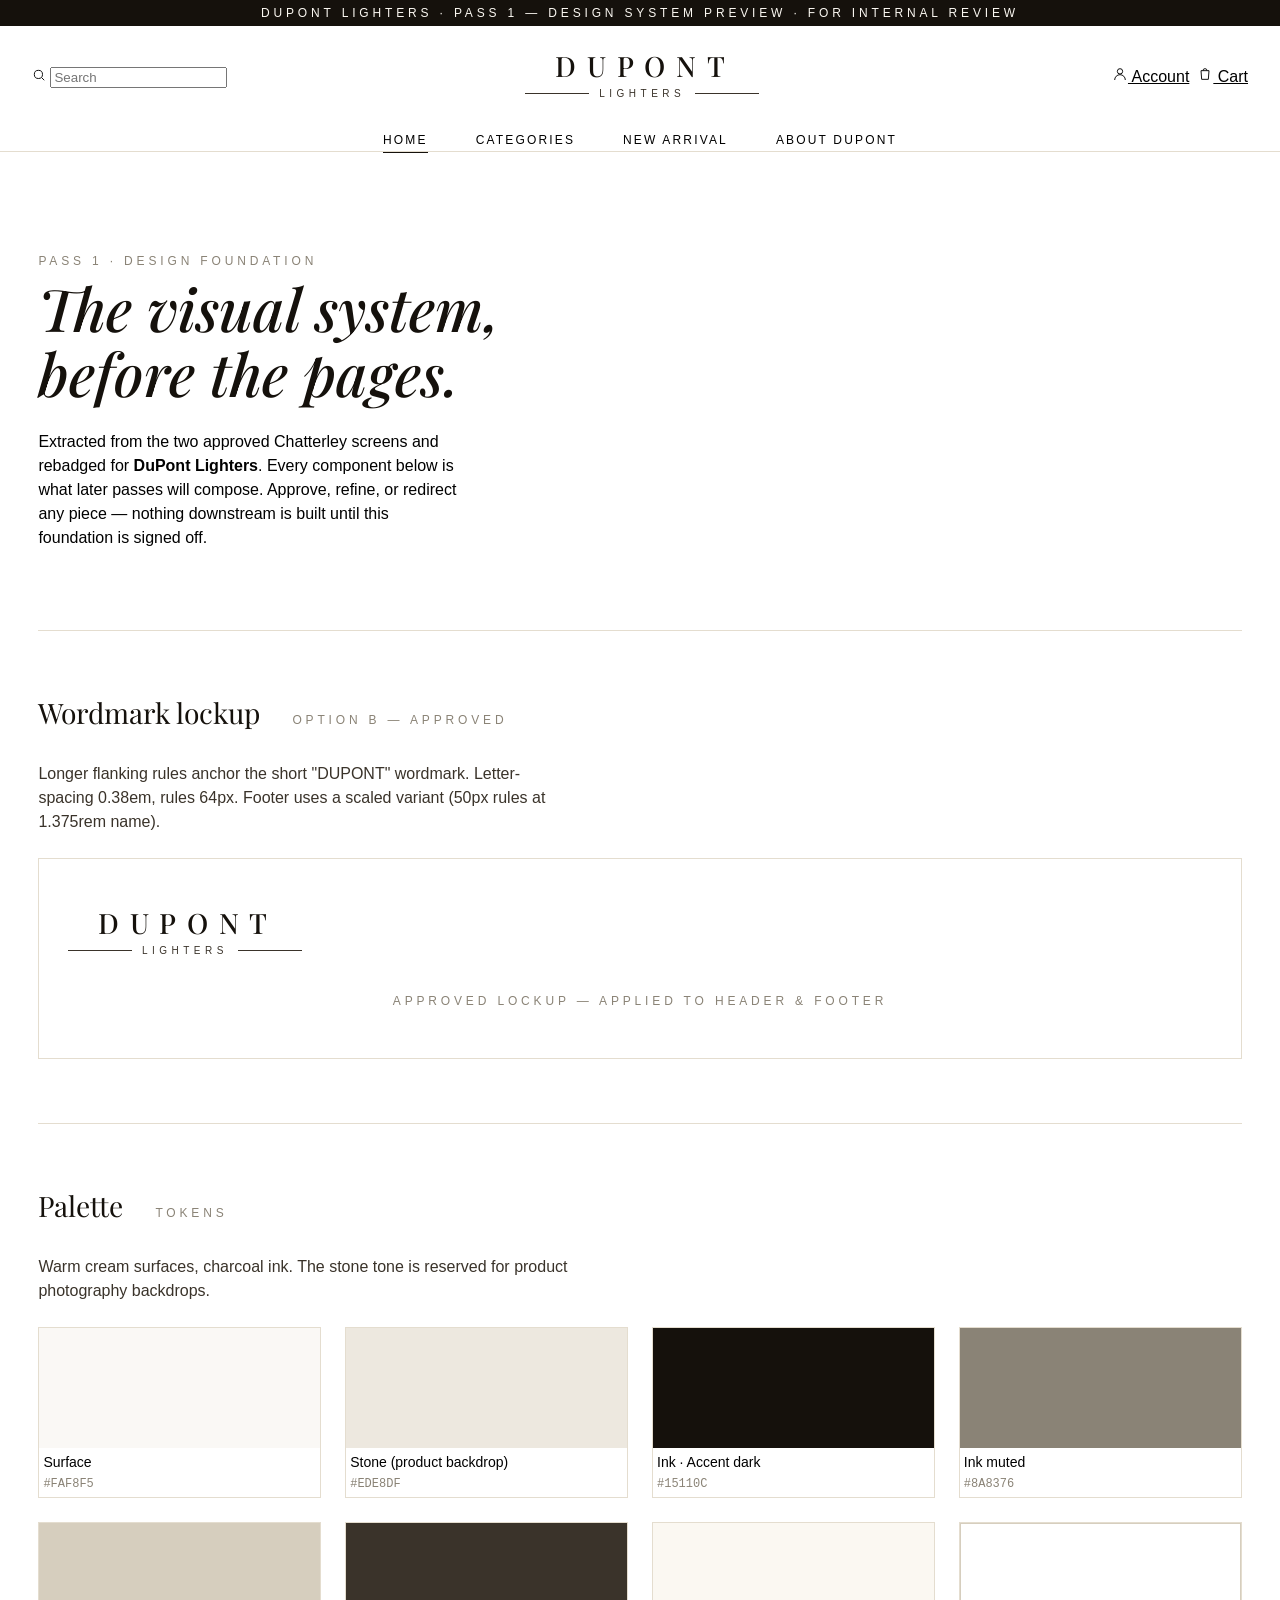
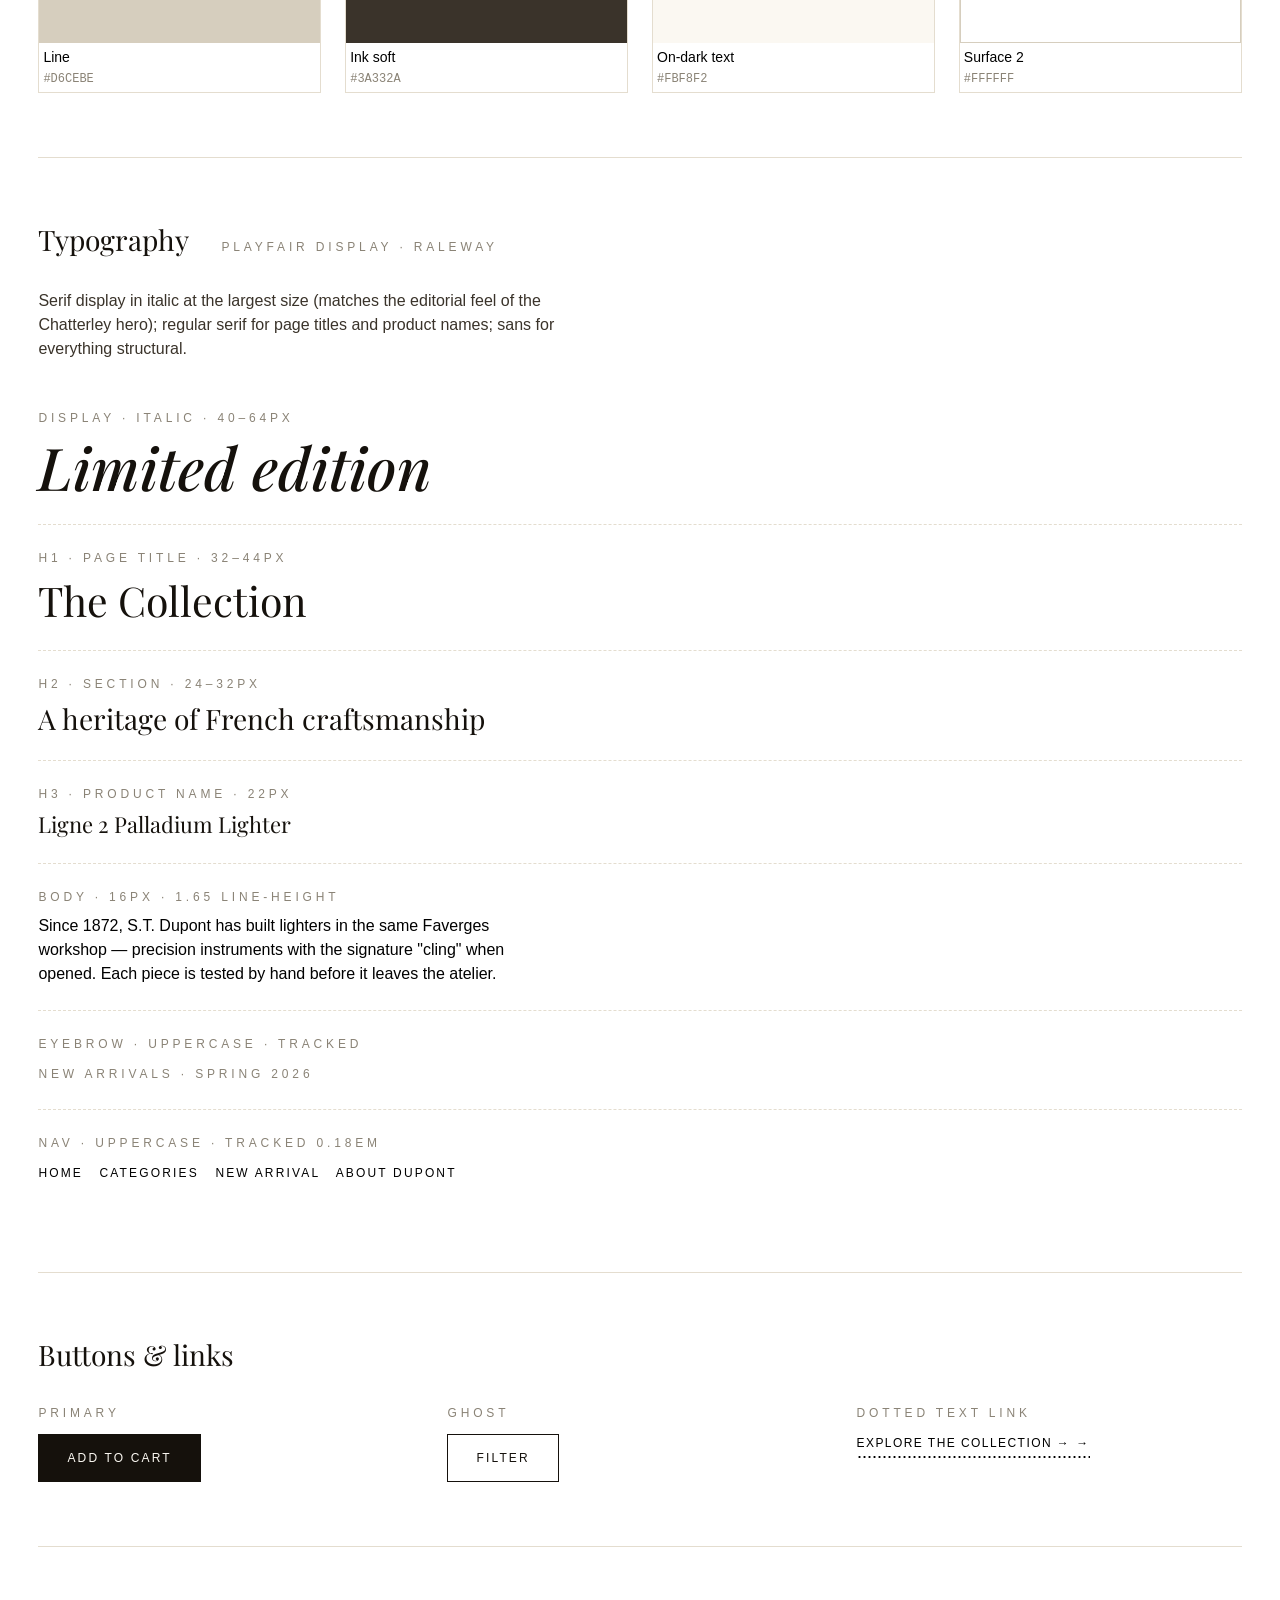
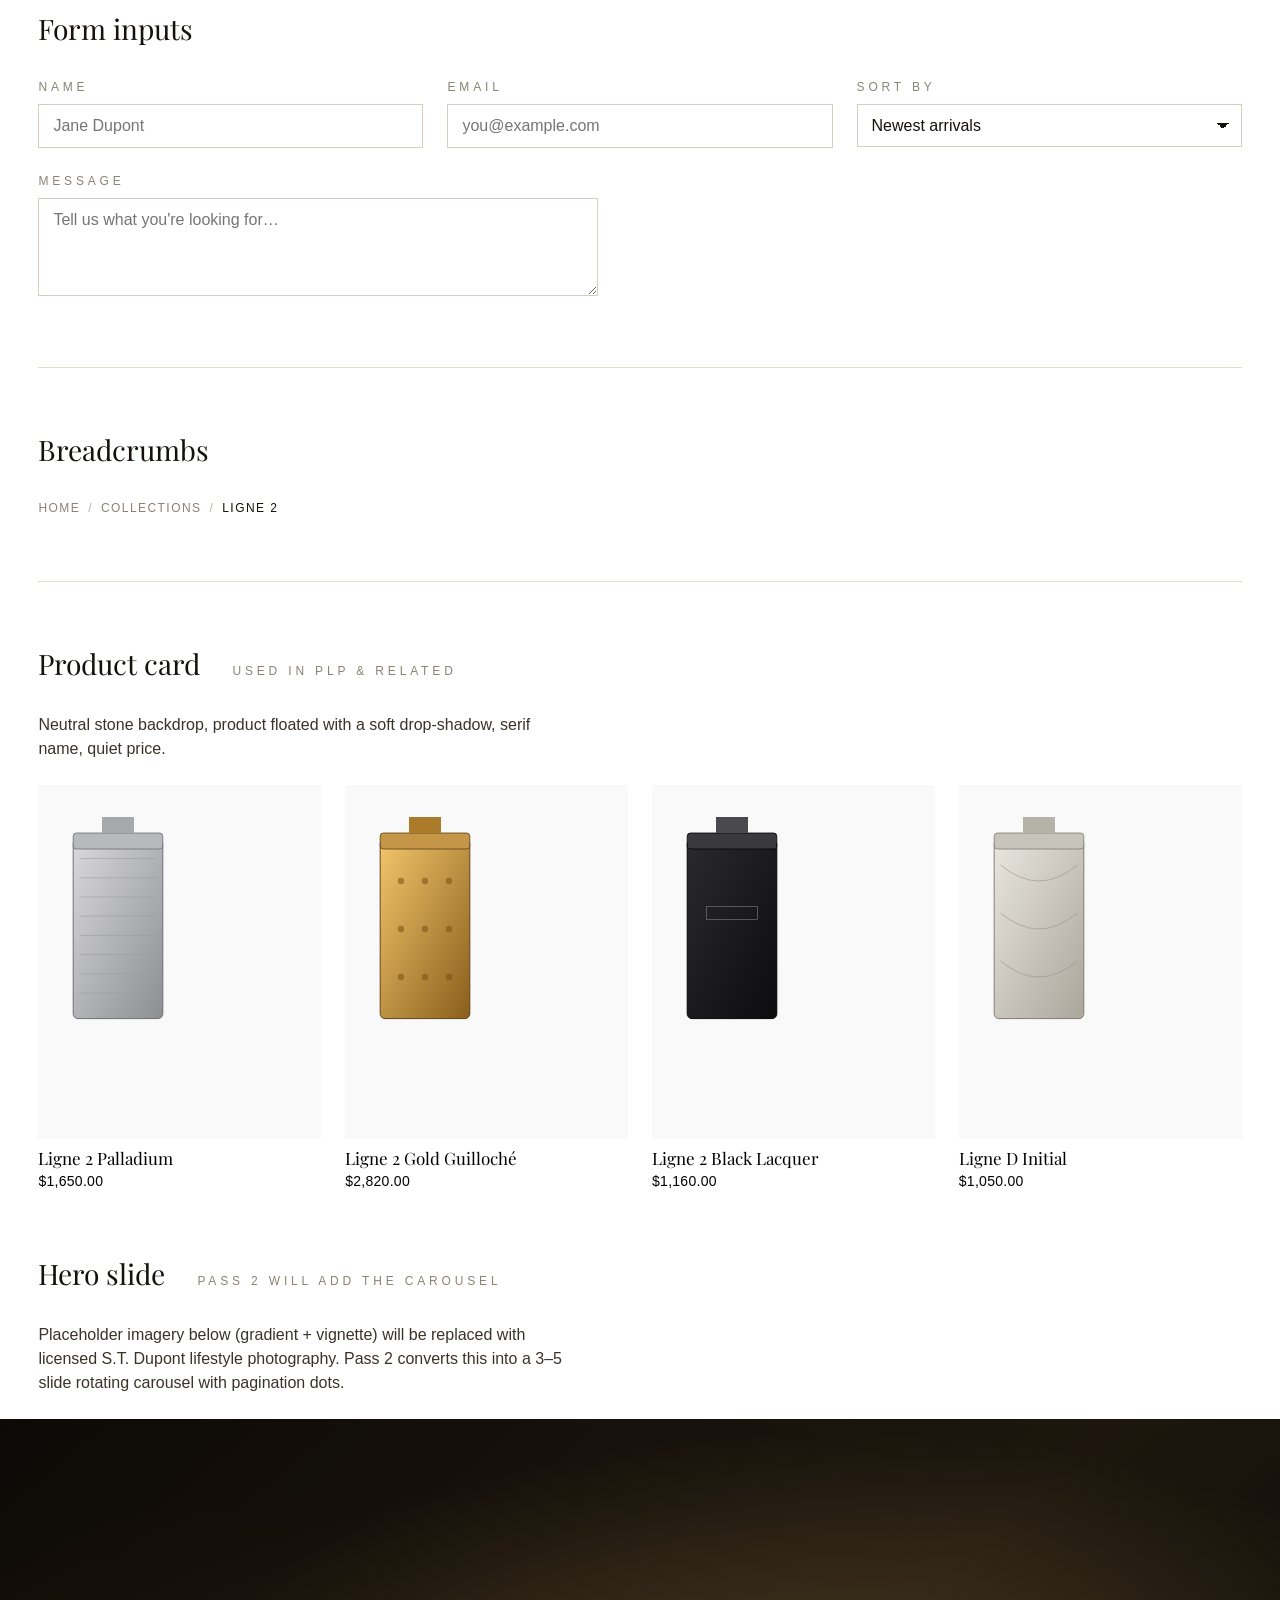
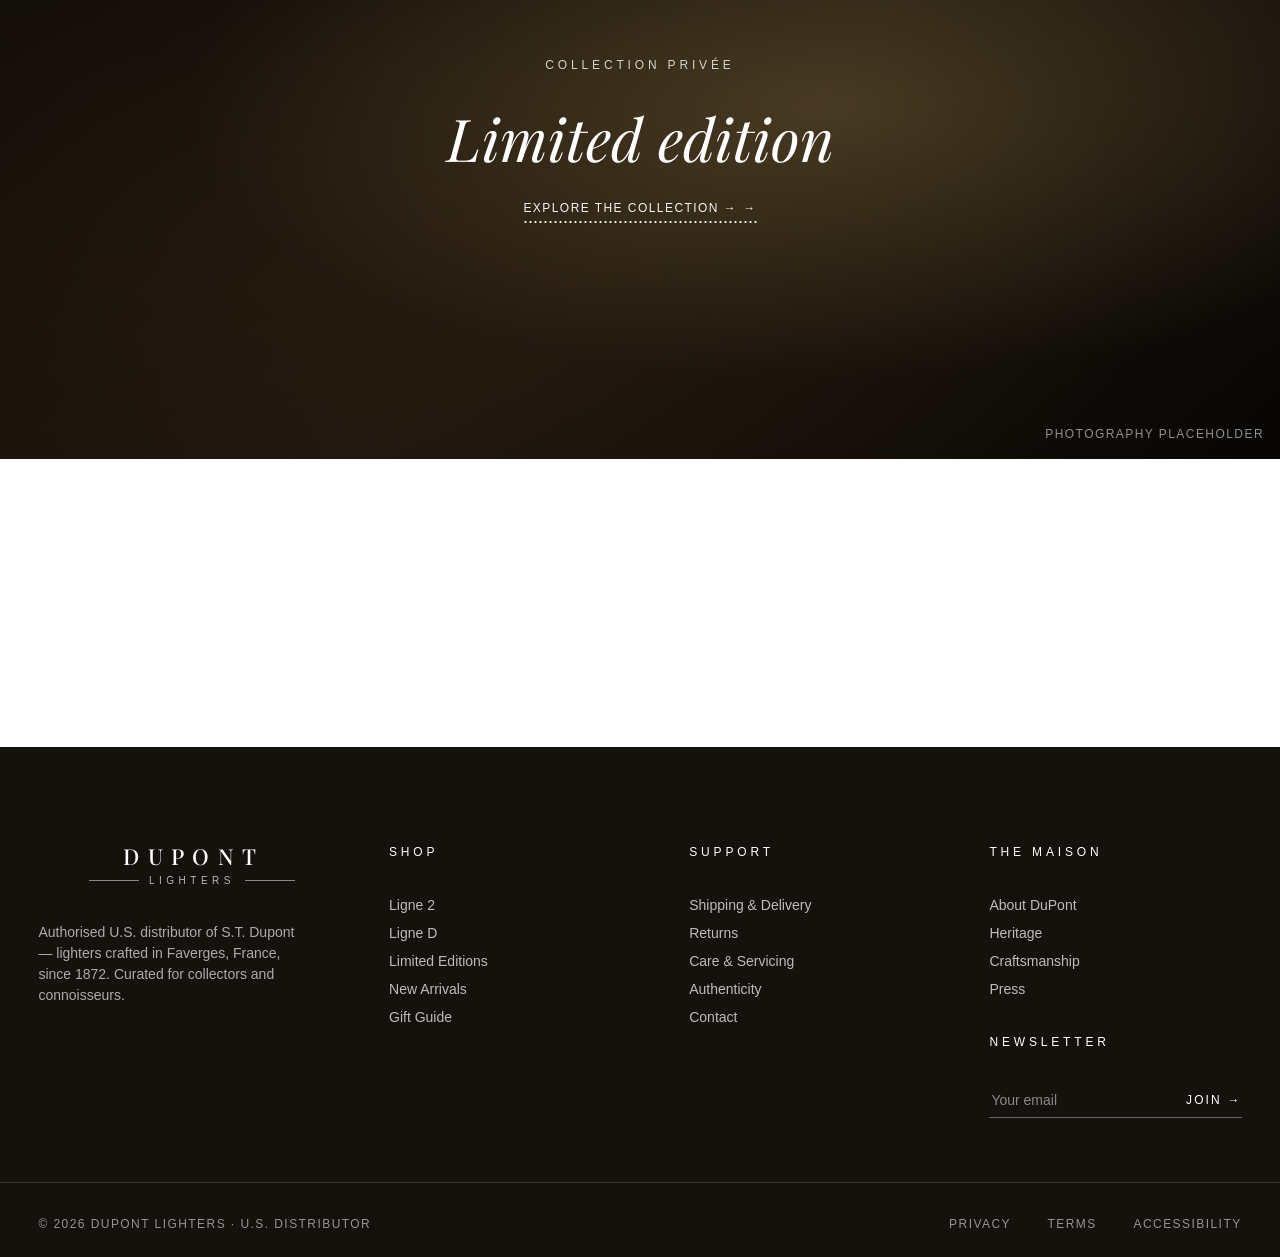
<file: components.html>
<!doctype html>
<html lang="en">
<head>
  <meta charset="utf-8">
  <meta name="viewport" content="width=device-width, initial-scale=1">
  <title>DuPont Lighters — Pass 1 Design System</title>
  <link rel="preconnect" href="https://fonts.googleapis.com">
  <link rel="preconnect" href="https://fonts.gstatic.com" crossorigin>
  <link href="https://fonts.googleapis.com/css2?family=Raleway:wght@300;400;500;600&family=Playfair+Display:ital,wght@0,400;0,500;1,400;1,500&display=swap" rel="stylesheet">
  <link rel="stylesheet" href="styles.css">
  <style>
    /* Page-specific (style-guide scaffolding only — not part of the system) */
    .sg-page { padding-block: var(--sp-9) var(--sp-10); }
    .sg-section { padding: var(--sp-8) 0; border-top: 1px solid var(--line-soft); }
    .sg-section:first-of-type { border-top: 0; padding-top: 0; }
    .sg-head {
      display: flex; align-items: baseline; gap: var(--sp-4);
      margin-bottom: var(--sp-6); flex-wrap: wrap;
    }
    .sg-head .h2 { margin: 0; }
    .sg-tag {
      font-family: var(--font-sans);
      font-size: var(--fs-xs);
      letter-spacing: var(--tracking-wide);
      text-transform: uppercase;
      color: var(--ink-muted);
    }
    .sg-note {
      color: var(--ink-soft);
      max-width: 60ch;
      margin-bottom: var(--sp-5);
    }
    .sg-grid-4 { display: grid; grid-template-columns: repeat(4, 1fr); gap: var(--sp-5); }
    .sg-grid-3 { display: grid; grid-template-columns: repeat(3, 1fr); gap: var(--sp-5); }
    .sg-grid-2 { display: grid; grid-template-columns: 1fr 1fr; gap: var(--sp-6); }
    @media (max-width: 900px) {
      .sg-grid-4 { grid-template-columns: repeat(2, 1fr); }
      .sg-grid-3 { grid-template-columns: 1fr; }
      .sg-grid-2 { grid-template-columns: 1fr; }
    }

    /* Swatches */
    .swatch {
      display: grid; grid-template-rows: 120px auto;
      border: 1px solid var(--line-soft);
    }
    .swatch__color { display: block; }
    .swatch__meta { padding: var(--sp-3); background: var(--surface-2); }
    .swatch__name { font-size: var(--fs-sm); margin: 0; }
    .swatch__value {
      font-family: ui-monospace, SFMono-Regular, Menlo, monospace;
      font-size: var(--fs-xs); color: var(--ink-muted); margin: 2px 0 0;
    }

    /* Type specimen */
    .type-row { padding: var(--sp-5) 0; border-bottom: 1px dashed var(--line-soft); }
    .type-row:last-child { border-bottom: 0; }
    .type-label {
      display: block; color: var(--ink-muted);
      font-size: var(--fs-xs); letter-spacing: var(--tracking-wide);
      text-transform: uppercase; margin-bottom: var(--sp-2);
    }

    /* Wordmark comparison */
    .lockup-box {
      background: var(--surface-2);
      padding: var(--sp-7) var(--sp-5);
      border: 1px solid var(--line-soft);
      display: grid; place-items: center;
    }
    .lockup-label {
      font-size: var(--fs-xs);
      letter-spacing: var(--tracking-wide);
      text-transform: uppercase;
      color: var(--ink-muted);
      margin-top: var(--sp-4);
      text-align: center;
    }
    /* Hero stand-in — gradient + vignette until real photography is supplied */
    .hero .hero__media {
      background:
        radial-gradient(ellipse at 65% 45%, rgba(212, 170, 90, 0.35) 0%, transparent 55%),
        radial-gradient(ellipse at 30% 70%, rgba(60, 40, 20, 0.6) 0%, transparent 60%),
        linear-gradient(140deg, #120d08 0%, #2a1f12 55%, #0a0805 100%);
    }
    .hero-placeholder-note {
      position: absolute; right: 16px; bottom: 16px;
      font-size: var(--fs-xs); color: rgba(255,255,255,0.55);
      letter-spacing: var(--tracking-label); text-transform: uppercase;
      z-index: 2;
    }

    /* Product card SVG stand-in */
    .lighter-svg { width: 58%; max-width: 160px; height: auto; }

    /* Review banner */
    .review-banner {
      background: var(--ink);
      color: var(--accent-on-dark);
      padding: var(--sp-3) var(--gutter);
      text-align: center;
      font-size: var(--fs-xs);
      letter-spacing: var(--tracking-wide);
      text-transform: uppercase;
    }
  </style>
</head>
<body>

  <div class="review-banner">DuPont Lighters · Pass 1 — Design System Preview · For internal review</div>

  <!-- ==================== HEADER (live) ==================== -->
  <header class="site-header">
    <div class="header-top">
      <div class="header-search">
        <svg width="14" height="14" viewBox="0 0 24 24" fill="none" stroke="currentColor" stroke-width="1.6">
          <circle cx="11" cy="11" r="7"/><line x1="21" y1="21" x2="16.65" y2="16.65"/>
        </svg>
        <input type="text" placeholder="Search" aria-label="Search">
      </div>
      <a href="#" class="wordmark" aria-label="DuPont Lighters home">
        <span class="wordmark__name">DUPONT</span>
        <span class="wordmark__tag">Lighters</span>
      </a>
      <div class="header-utility">
        <a class="utility-link" href="#">
          <svg width="16" height="16" viewBox="0 0 24 24" fill="none" stroke="currentColor" stroke-width="1.4">
            <circle cx="12" cy="8" r="4"/><path d="M4 21c0-4.4 3.6-8 8-8s8 3.6 8 8"/>
          </svg>
          Account
        </a>
        <a class="utility-link" href="#">
          <svg width="16" height="16" viewBox="0 0 24 24" fill="none" stroke="currentColor" stroke-width="1.4">
            <path d="M6 7h12l-1 13H7L6 7z"/><path d="M9 7a3 3 0 016 0"/>
          </svg>
          Cart
        </a>
      </div>
    </div>
    <nav class="site-nav" aria-label="Primary">
      <ul class="nav-list">
        <li><a href="#" aria-current="page">Home</a></li>
        <li><a href="#">Categories</a></li>
        <li><a href="#">New Arrival</a></li>
        <li><a href="#">About DuPont</a></li>
      </ul>
    </nav>
  </header>

  <main class="sg-page">
    <div class="container">

      <!-- ==================== INTRO ==================== -->
      <section class="sg-section">
        <span class="eyebrow">Pass 1 · Design foundation</span>
        <h1 class="display" style="margin-top: var(--sp-3);">The visual system,<br>before the pages.</h1>
        <p class="lede" style="margin-top: var(--sp-5);">
          Extracted from the two approved Chatterley screens and rebadged for <strong>DuPont Lighters</strong>.
          Every component below is what later passes will compose. Approve, refine, or redirect
          any piece — nothing downstream is built until this foundation is signed off.
        </p>
      </section>

      <!-- ==================== WORDMARK LOCKUP ==================== -->
      <section class="sg-section">
        <div class="sg-head">
          <h2 class="h2">Wordmark lockup</h2>
          <span class="sg-tag">Option B — approved</span>
        </div>
        <p class="sg-note">
          Longer flanking rules anchor the short "DUPONT" wordmark. Letter-spacing 0.38em, rules 64px.
          Footer uses a scaled variant (50px rules at 1.375rem name).
        </p>
        <div class="lockup-box">
          <div class="wordmark">
            <span class="wordmark__name">DUPONT</span>
            <span class="wordmark__tag">Lighters</span>
          </div>
          <div class="lockup-label">Approved lockup — applied to header &amp; footer</div>
        </div>
      </section>

      <!-- ==================== COLOR ==================== -->
      <section class="sg-section">
        <div class="sg-head"><h2 class="h2">Palette</h2><span class="sg-tag">Tokens</span></div>
        <p class="sg-note">Warm cream surfaces, charcoal ink. The stone tone is reserved for product photography backdrops.</p>
        <div class="sg-grid-4">
          <div class="swatch"><span class="swatch__color" style="background:#FAF8F5;"></span><div class="swatch__meta"><p class="swatch__name">Surface</p><p class="swatch__value">#FAF8F5</p></div></div>
          <div class="swatch"><span class="swatch__color" style="background:#EDE8DF;"></span><div class="swatch__meta"><p class="swatch__name">Stone (product backdrop)</p><p class="swatch__value">#EDE8DF</p></div></div>
          <div class="swatch"><span class="swatch__color" style="background:#15110C;"></span><div class="swatch__meta"><p class="swatch__name">Ink · Accent dark</p><p class="swatch__value">#15110C</p></div></div>
          <div class="swatch"><span class="swatch__color" style="background:#8A8376;"></span><div class="swatch__meta"><p class="swatch__name">Ink muted</p><p class="swatch__value">#8A8376</p></div></div>
          <div class="swatch"><span class="swatch__color" style="background:#D6CEBE;"></span><div class="swatch__meta"><p class="swatch__name">Line</p><p class="swatch__value">#D6CEBE</p></div></div>
          <div class="swatch"><span class="swatch__color" style="background:#3A332A;"></span><div class="swatch__meta"><p class="swatch__name">Ink soft</p><p class="swatch__value">#3A332A</p></div></div>
          <div class="swatch"><span class="swatch__color" style="background:#FBF8F2;"></span><div class="swatch__meta"><p class="swatch__name">On-dark text</p><p class="swatch__value">#FBF8F2</p></div></div>
          <div class="swatch"><span class="swatch__color" style="background:#FFFFFF; border:1px solid var(--line);"></span><div class="swatch__meta"><p class="swatch__name">Surface 2</p><p class="swatch__value">#FFFFFF</p></div></div>
        </div>
      </section>

      <!-- ==================== TYPOGRAPHY ==================== -->
      <section class="sg-section">
        <div class="sg-head"><h2 class="h2">Typography</h2><span class="sg-tag">Playfair Display · Raleway</span></div>
        <p class="sg-note">Serif display in italic at the largest size (matches the editorial feel of the Chatterley hero); regular serif for page titles and product names; sans for everything structural.</p>

        <div class="type-row">
          <span class="type-label">Display · italic · 40–64px</span>
          <div class="display">Limited edition</div>
        </div>
        <div class="type-row">
          <span class="type-label">H1 · page title · 32–44px</span>
          <div class="h1">The Collection</div>
        </div>
        <div class="type-row">
          <span class="type-label">H2 · section · 24–32px</span>
          <div class="h2">A heritage of French craftsmanship</div>
        </div>
        <div class="type-row">
          <span class="type-label">H3 · product name · 22px</span>
          <div class="h3">Ligne 2 Palladium Lighter</div>
        </div>
        <div class="type-row">
          <span class="type-label">Body · 16px · 1.65 line-height</span>
          <p style="max-width:56ch; margin:0;">Since 1872, S.T. Dupont has built lighters in the same Faverges workshop — precision instruments with the signature "cling" when opened. Each piece is tested by hand before it leaves the atelier.</p>
        </div>
        <div class="type-row">
          <span class="type-label">Eyebrow · uppercase · tracked</span>
          <span class="eyebrow">New Arrivals · Spring 2026</span>
        </div>
        <div class="type-row">
          <span class="type-label">Nav · uppercase · tracked 0.18em</span>
          <span style="font-family: var(--font-sans); font-size: var(--fs-nav); letter-spacing: var(--tracking-nav); text-transform: uppercase;">Home &nbsp; Categories &nbsp; New Arrival &nbsp; About DuPont</span>
        </div>
      </section>

      <!-- ==================== BUTTONS ==================== -->
      <section class="sg-section">
        <div class="sg-head"><h2 class="h2">Buttons &amp; links</h2></div>
        <div class="sg-grid-3">
          <div class="stack-sm">
            <span class="type-label">Primary</span>
            <a href="#" class="btn">Add to cart</a>
          </div>
          <div class="stack-sm">
            <span class="type-label">Ghost</span>
            <a href="#" class="btn btn--ghost">Filter</a>
          </div>
          <div class="stack-sm">
            <span class="type-label">Dotted text link</span>
            <a href="#" class="link-dotted">Explore the collection →</a>
          </div>
        </div>
      </section>

      <!-- ==================== FORM INPUTS ==================== -->
      <section class="sg-section">
        <div class="sg-head"><h2 class="h2">Form inputs</h2></div>
        <div class="sg-grid-3">
          <label class="field">
            <span class="field__label">Name</span>
            <input class="input" type="text" placeholder="Jane Dupont">
          </label>
          <label class="field">
            <span class="field__label">Email</span>
            <input class="input" type="email" placeholder="you@example.com">
          </label>
          <label class="field">
            <span class="field__label">Sort by</span>
            <select class="select">
              <option>Newest arrivals</option>
              <option>Price: low to high</option>
              <option>Price: high to low</option>
            </select>
          </label>
        </div>
        <label class="field" style="margin-top: var(--sp-5); max-width: 560px;">
          <span class="field__label">Message</span>
          <textarea class="textarea" rows="4" placeholder="Tell us what you're looking for…"></textarea>
        </label>
      </section>

      <!-- ==================== BREADCRUMBS ==================== -->
      <section class="sg-section">
        <div class="sg-head"><h2 class="h2">Breadcrumbs</h2></div>
        <ol class="breadcrumbs">
          <li><a href="#">Home</a></li>
          <li><a href="#">Collections</a></li>
          <li aria-current="page">Ligne 2</li>
        </ol>
      </section>

      <!-- ==================== PRODUCT CARD ==================== -->
      <section class="sg-section">
        <div class="sg-head"><h2 class="h2">Product card</h2><span class="sg-tag">Used in PLP &amp; related</span></div>
        <p class="sg-note">Neutral stone backdrop, product floated with a soft drop-shadow, serif name, quiet price.</p>
        <div class="sg-grid-4">
          <!-- repeated card pattern × 4 with 4 SVG lighter silhouettes -->
          <a class="product-card" href="#">
            <div class="product-card__media">
              <svg class="lighter-svg" viewBox="0 0 100 160" xmlns="http://www.w3.org/2000/svg">
                <defs><linearGradient id="g1" x1="0" y1="0" x2="1" y2="1">
                  <stop offset="0" stop-color="#d9d9db"/><stop offset="1" stop-color="#8d8e92"/>
                </linearGradient></defs>
                <rect x="22" y="34" width="56" height="112" rx="3" fill="url(#g1)" stroke="#6b6c70" stroke-width="0.6"/>
                <rect x="22" y="30" width="56" height="10" rx="2" fill="#b8b9bc" stroke="#6b6c70" stroke-width="0.5"/>
                <rect x="40" y="20" width="20" height="10" fill="#a7a8ac"/>
                <g fill="none" stroke="#9a9ba0" stroke-width="0.35">
                  <line x1="26" y1="46" x2="74" y2="46"/><line x1="26" y1="58" x2="74" y2="58"/>
                  <line x1="26" y1="70" x2="74" y2="70"/><line x1="26" y1="82" x2="74" y2="82"/>
                  <line x1="26" y1="94" x2="74" y2="94"/><line x1="26" y1="106" x2="74" y2="106"/>
                  <line x1="26" y1="118" x2="74" y2="118"/><line x1="26" y1="130" x2="74" y2="130"/>
                </g>
              </svg>
            </div>
            <div class="product-card__body">
              <h3 class="product-card__name">Ligne 2 Palladium</h3>
              <p class="product-card__price">$1,650.00</p>
            </div>
          </a>
          <a class="product-card" href="#">
            <div class="product-card__media">
              <svg class="lighter-svg" viewBox="0 0 100 160" xmlns="http://www.w3.org/2000/svg">
                <defs><linearGradient id="g2" x1="0" y1="0" x2="1" y2="1">
                  <stop offset="0" stop-color="#f2c66b"/><stop offset="1" stop-color="#8a5f1c"/>
                </linearGradient></defs>
                <rect x="22" y="34" width="56" height="112" rx="3" fill="url(#g2)" stroke="#5a3f12" stroke-width="0.6"/>
                <rect x="22" y="30" width="56" height="10" rx="2" fill="#c69648" stroke="#5a3f12" stroke-width="0.5"/>
                <rect x="40" y="20" width="20" height="10" fill="#a97b2b"/>
                <g fill="#7a5014" opacity="0.55">
                  <circle cx="35" cy="60" r="2"/><circle cx="50" cy="60" r="2"/><circle cx="65" cy="60" r="2"/>
                  <circle cx="35" cy="90" r="2"/><circle cx="50" cy="90" r="2"/><circle cx="65" cy="90" r="2"/>
                  <circle cx="35" cy="120" r="2"/><circle cx="50" cy="120" r="2"/><circle cx="65" cy="120" r="2"/>
                </g>
              </svg>
            </div>
            <div class="product-card__body">
              <h3 class="product-card__name">Ligne 2 Gold Guilloché</h3>
              <p class="product-card__price">$2,820.00</p>
            </div>
          </a>
          <a class="product-card" href="#">
            <div class="product-card__media">
              <svg class="lighter-svg" viewBox="0 0 100 160" xmlns="http://www.w3.org/2000/svg">
                <defs><linearGradient id="g3" x1="0" y1="0" x2="1" y2="1">
                  <stop offset="0" stop-color="#2a2a2e"/><stop offset="1" stop-color="#0c0c0e"/>
                </linearGradient></defs>
                <rect x="22" y="34" width="56" height="112" rx="3" fill="url(#g3)" stroke="#000" stroke-width="0.6"/>
                <rect x="22" y="30" width="56" height="10" rx="2" fill="#3a3a3e" stroke="#000" stroke-width="0.5"/>
                <rect x="40" y="20" width="20" height="10" fill="#4a4a4e"/>
                <rect x="34" y="76" width="32" height="8" fill="none" stroke="#7a7a7e" stroke-width="0.4"/>
              </svg>
            </div>
            <div class="product-card__body">
              <h3 class="product-card__name">Ligne 2 Black Lacquer</h3>
              <p class="product-card__price">$1,160.00</p>
            </div>
          </a>
          <a class="product-card" href="#">
            <div class="product-card__media">
              <svg class="lighter-svg" viewBox="0 0 100 160" xmlns="http://www.w3.org/2000/svg">
                <defs><linearGradient id="g4" x1="0" y1="0" x2="1" y2="1">
                  <stop offset="0" stop-color="#e9e6df"/><stop offset="1" stop-color="#aaa69c"/>
                </linearGradient></defs>
                <rect x="22" y="34" width="56" height="112" rx="3" fill="url(#g4)" stroke="#7e7a70" stroke-width="0.6"/>
                <rect x="22" y="30" width="56" height="10" rx="2" fill="#c7c4bb" stroke="#7e7a70" stroke-width="0.5"/>
                <rect x="40" y="20" width="20" height="10" fill="#b5b2a8"/>
                <g fill="none" stroke="#9a968c" stroke-width="0.4">
                  <path d="M26,50 Q50,70 74,50"/><path d="M26,80 Q50,100 74,80"/>
                  <path d="M26,110 Q50,130 74,110"/>
                </g>
              </svg>
            </div>
            <div class="product-card__body">
              <h3 class="product-card__name">Ligne D Initial</h3>
              <p class="product-card__price">$1,050.00</p>
            </div>
          </a>
        </div>
      </section>
    </div>

    <!-- ==================== HERO (live, full-bleed) ==================== -->
    <section class="sg-section" style="padding-inline: 0;">
      <div class="container" style="margin-bottom: var(--sp-5);">
        <div class="sg-head"><h2 class="h2">Hero slide</h2><span class="sg-tag">Pass 2 will add the carousel</span></div>
        <p class="sg-note">
          Placeholder imagery below (gradient + vignette) will be replaced with licensed S.T. Dupont lifestyle
          photography. Pass 2 converts this into a 3–5 slide rotating carousel with pagination dots.
        </p>
      </div>
      <div class="hero">
        <div class="hero__media" aria-hidden="true"></div>
        <div class="hero__inner">
          <span class="hero__eyebrow">Collection Privée</span>
          <h3 class="hero__title">Limited edition</h3>
          <a class="link-dotted hero__cta" href="#">Explore the collection →</a>
        </div>
        <div class="hero-placeholder-note">Photography placeholder</div>
      </div>
    </section>

  </main>

  <!-- ==================== FOOTER (live) ==================== -->
  <footer class="site-footer">
    <div class="footer-grid">
      <div class="footer-brand">
        <div class="wordmark">
          <span class="wordmark__name">DUPONT</span>
          <span class="wordmark__tag">Lighters</span>
        </div>
        <p>
          Authorised U.S. distributor of S.T. Dupont — lighters crafted in Faverges, France,
          since 1872. Curated for collectors and connoisseurs.
        </p>
      </div>
      <div class="footer-col">
        <h4>Shop</h4>
        <ul>
          <li><a href="#">Ligne 2</a></li>
          <li><a href="#">Ligne D</a></li>
          <li><a href="#">Limited Editions</a></li>
          <li><a href="#">New Arrivals</a></li>
          <li><a href="#">Gift Guide</a></li>
        </ul>
      </div>
      <div class="footer-col">
        <h4>Support</h4>
        <ul>
          <li><a href="#">Shipping &amp; Delivery</a></li>
          <li><a href="#">Returns</a></li>
          <li><a href="#">Care &amp; Servicing</a></li>
          <li><a href="#">Authenticity</a></li>
          <li><a href="#">Contact</a></li>
        </ul>
      </div>
      <div class="footer-col">
        <h4>The Maison</h4>
        <ul>
          <li><a href="#">About DuPont</a></li>
          <li><a href="#">Heritage</a></li>
          <li><a href="#">Craftsmanship</a></li>
          <li><a href="#">Press</a></li>
        </ul>
        <h4 style="margin-top: var(--sp-6);">Newsletter</h4>
        <form class="newsletter" onsubmit="return false;">
          <input type="email" placeholder="Your email" aria-label="Email address">
          <button type="submit">Join →</button>
        </form>
      </div>
    </div>
    <div class="footer-legal">
      <span>© 2026 DuPont Lighters · U.S. distributor</span>
      <span>
        <a href="#">Privacy</a>
        <a href="#">Terms</a>
        <a href="#">Accessibility</a>
      </span>
    </div>
  </footer>

</body>
</html>
</file>
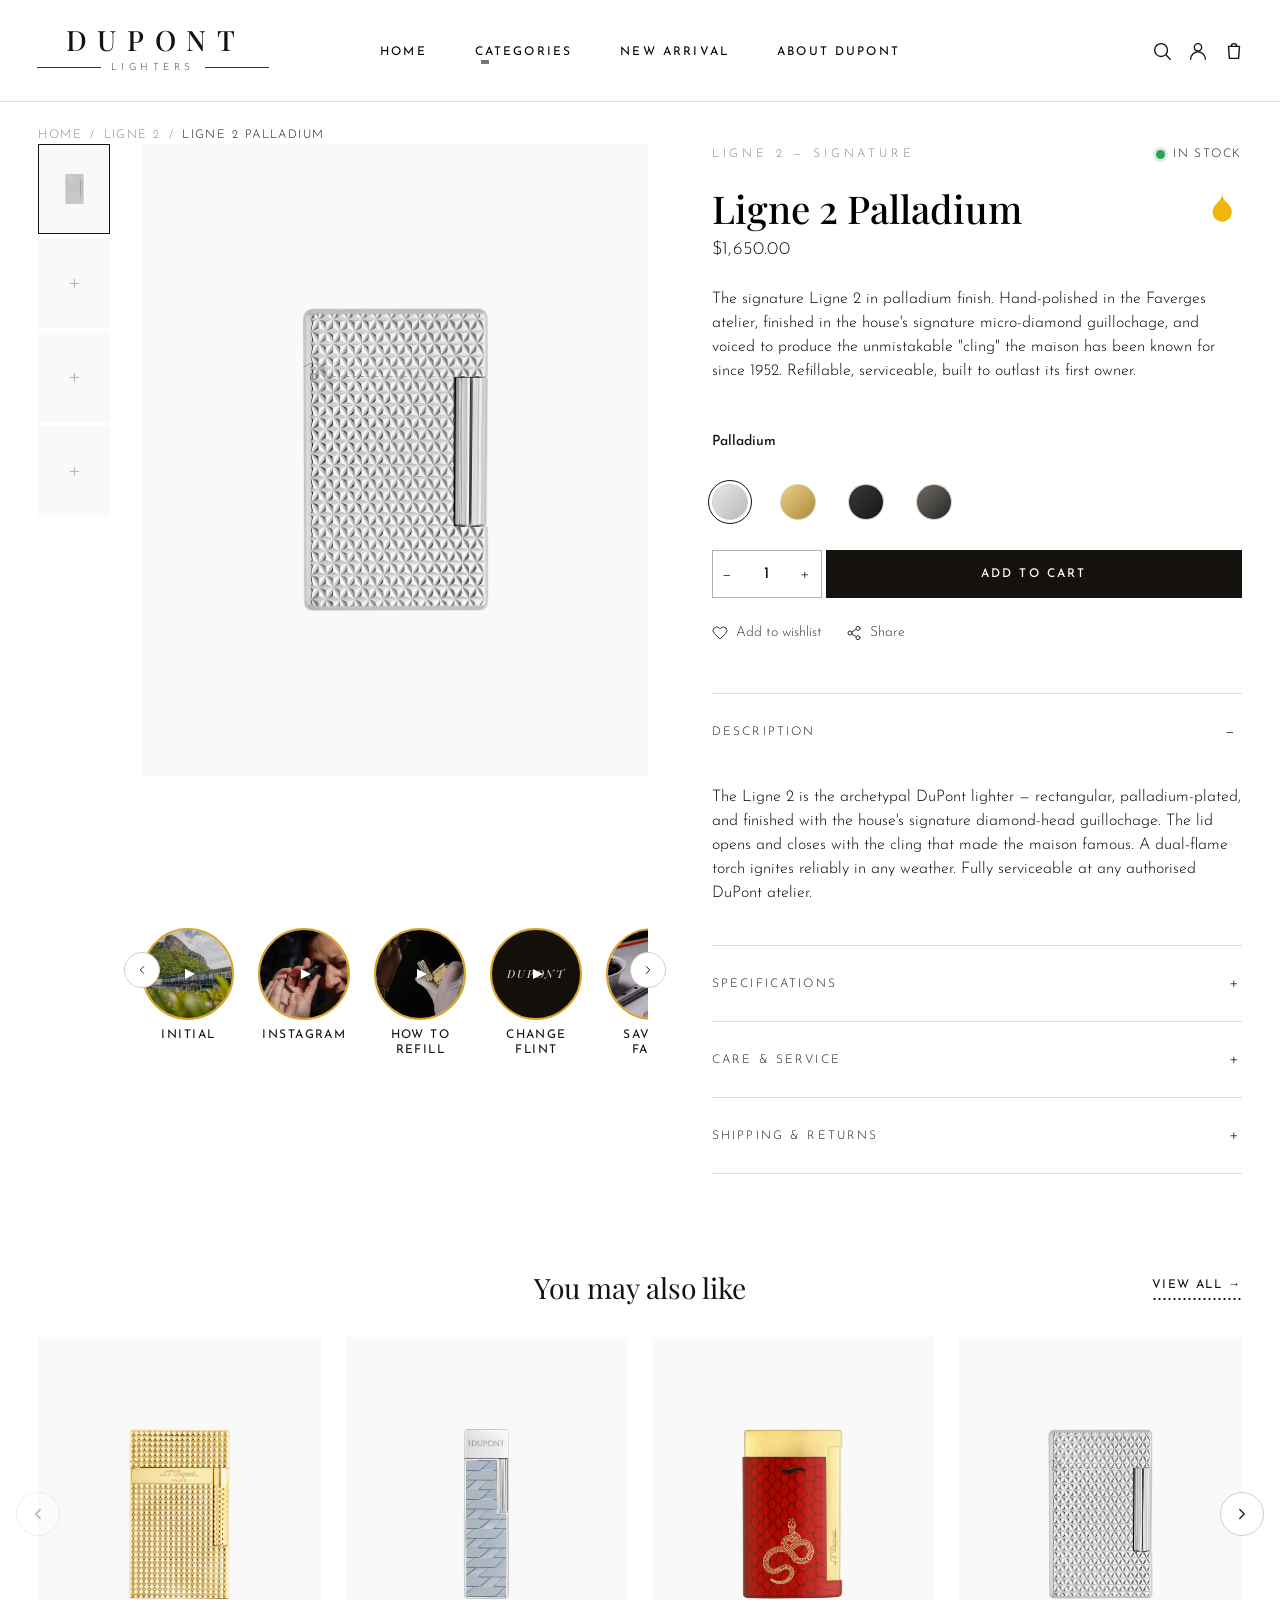
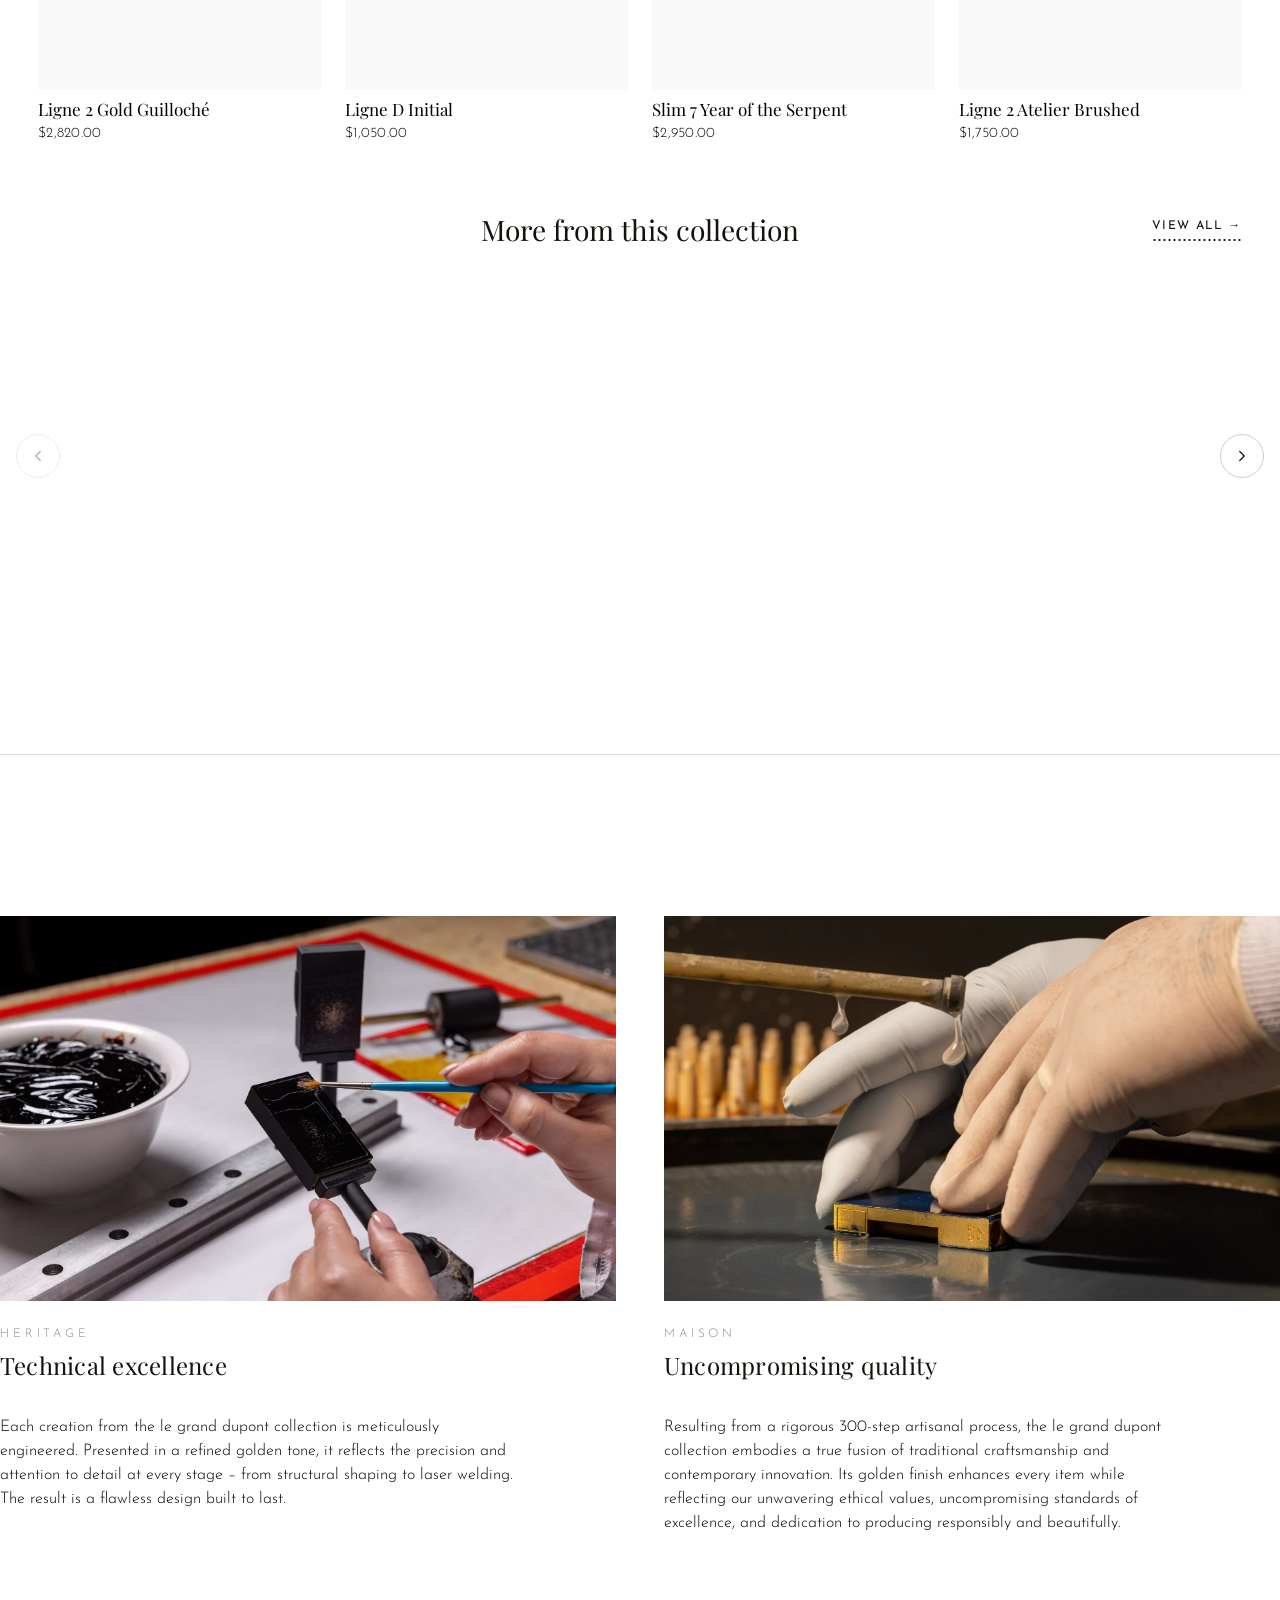
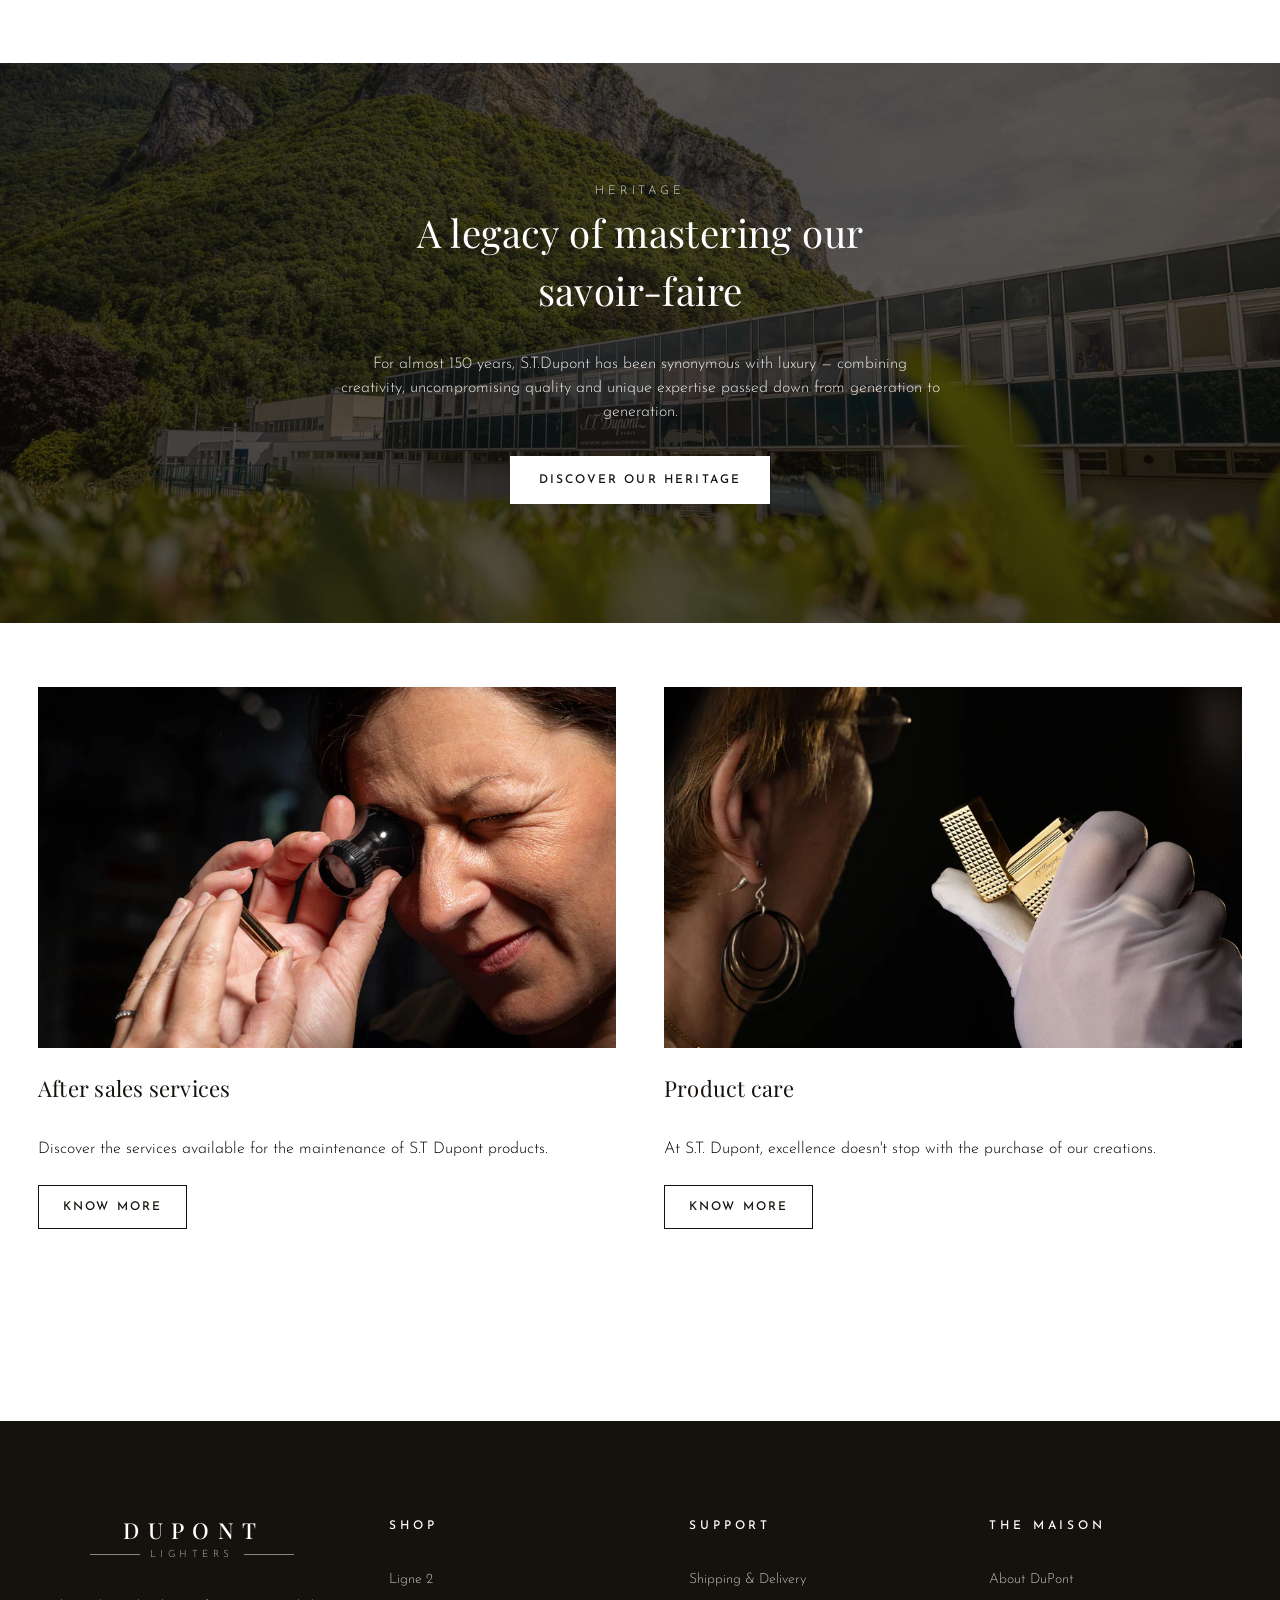
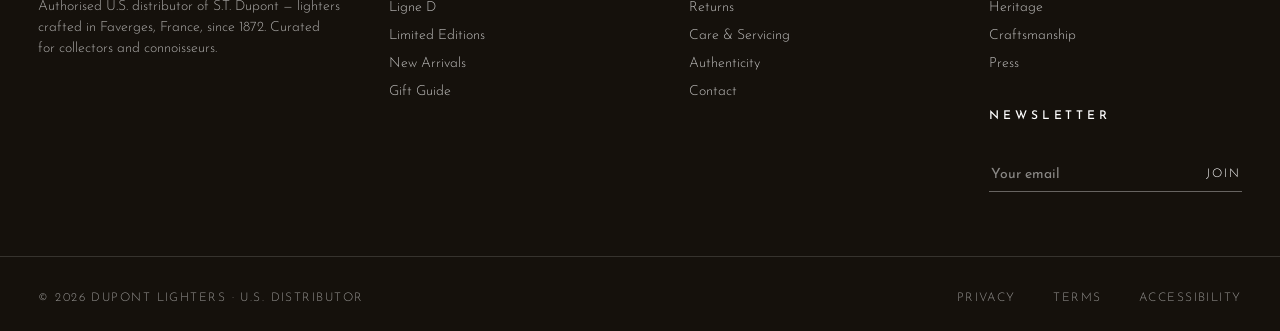
<file: product.html>
<!doctype html>
<html lang="en">
<head>
  <meta charset="utf-8">
  <meta name="viewport" content="width=device-width, initial-scale=1">
  <title>Ligne 2 Palladium — DuPont Lighters</title>
  <link rel="preconnect" href="https://fonts.googleapis.com">
  <link rel="preconnect" href="https://fonts.gstatic.com" crossorigin>
  <link href="https://fonts.googleapis.com/css2?family=Josefin+Sans:wght@300;400;500;600&family=Playfair+Display:ital,wght@0,400;0,500;1,400;1,500&display=swap" rel="stylesheet">
  <link rel="stylesheet" href="styles.css?v=2">
</head>
<body>

  <!-- ==================== HEADER ==================== -->
  <header class="site-header">
    <div class="header-top">
      <a href="index.html" class="wordmark" aria-label="DuPont Lighters home">
        <span class="wordmark__name">DUPONT</span>
        <span class="wordmark__tag">Lighters</span>
      </a>
      <nav class="site-nav" aria-label="Primary">
        <ul class="nav-list">
          <li><a href="index.html">Home</a></li>
          <li class="has-mega" data-mega-trigger><a href="collection.html" aria-current="page">Categories</a></li>
          <li><a href="collection.html">New Arrival</a></li>
          <li><a href="about.html">About DuPont</a></li>
        </ul>
      </nav>
      <div class="header-utility">
        <button class="icon-btn" type="button" aria-label="Open search" data-search-toggle>
          <svg viewBox="0 0 24 24" fill="none" stroke="currentColor" stroke-width="1.5" stroke-linecap="round" stroke-linejoin="round" aria-hidden="true">
            <circle cx="11" cy="11" r="7"/><line x1="21" y1="21" x2="16.65" y2="16.65"/>
          </svg>
        </button>
        <a class="icon-btn" href="#" aria-label="Account">
          <svg viewBox="0 0 24 24" fill="none" stroke="currentColor" stroke-width="1.5" stroke-linecap="round" stroke-linejoin="round" aria-hidden="true">
            <circle cx="12" cy="8" r="4"/><path d="M4 21c0-4.4 3.6-8 8-8s8 3.6 8 8"/>
          </svg>
        </a>
        <a class="icon-btn" href="cart.html" aria-label="Cart">
          <svg viewBox="0 0 24 24" fill="none" stroke="currentColor" stroke-width="1.5" stroke-linecap="round" stroke-linejoin="round" aria-hidden="true">
            <path d="M6 7h12l-1 13H7L6 7z"/><path d="M9 7a3 3 0 016 0"/>
          </svg>
        </a>
      </div>
    </div>

    <!-- Search panel (slides down on icon click) -->
    <div class="search-panel" data-search-panel aria-hidden="true" aria-label="Site search">
      <div class="search-panel__inner">
        <form class="search-panel__field" role="search" onsubmit="return false;">
          <svg class="search-icon" viewBox="0 0 24 24" fill="none" stroke="currentColor" stroke-width="1.5" stroke-linecap="round" stroke-linejoin="round" aria-hidden="true">
            <circle cx="11" cy="11" r="7"/><line x1="21" y1="21" x2="16.65" y2="16.65"/>
          </svg>
          <input type="search" placeholder="Search lighters, finishes, references…" aria-label="Search lighters">
          <button class="search-panel__close" type="button" aria-label="Close search" data-search-close>
            <svg viewBox="0 0 24 24" fill="none" stroke="currentColor" stroke-width="1.6" stroke-linecap="round" aria-hidden="true">
              <line x1="6" y1="6" x2="18" y2="18"/><line x1="6" y1="18" x2="18" y2="6"/>
            </svg>
          </button>
        </form>

        <div class="search-panel__columns">
          <div>
            <p class="search-panel__col-title">Recent searches</p>
            <ul class="search-panel__recents">
              <li><a href="#"><svg viewBox="0 0 24 24" fill="none" stroke="currentColor" stroke-width="1.4" aria-hidden="true"><circle cx="12" cy="12" r="9"/><polyline points="12 7 12 12 15 14"/></svg><span>Ligne 2 Palladium</span></a></li>
              <li><a href="#"><svg viewBox="0 0 24 24" fill="none" stroke="currentColor" stroke-width="1.4" aria-hidden="true"><circle cx="12" cy="12" r="9"/><polyline points="12 7 12 12 15 14"/></svg><span>Year of the Serpent</span></a></li>
              <li><a href="#"><svg viewBox="0 0 24 24" fill="none" stroke="currentColor" stroke-width="1.4" aria-hidden="true"><circle cx="12" cy="12" r="9"/><polyline points="12 7 12 12 15 14"/></svg><span>Lighter servicing</span></a></li>
              <li><a href="#"><svg viewBox="0 0 24 24" fill="none" stroke="currentColor" stroke-width="1.4" aria-hidden="true"><circle cx="12" cy="12" r="9"/><polyline points="12 7 12 12 15 14"/></svg><span>Gold guilloché finish</span></a></li>
            </ul>
          </div>
          <div>
            <p class="search-panel__col-title">Suggested for you</p>
            <div class="search-panel__suggestions">
              <a class="search-panel__suggestion" href="product.html">
                <div class="search-panel__suggestion-thumb"><img src="images/products/ligne-2-palladium.webp" alt=""></div>
                <div>
                  <p class="search-panel__suggestion-name">Ligne 2 Palladium</p>
                  <p class="search-panel__suggestion-meta">$1,650</p>
                </div>
              </a>
              <a class="search-panel__suggestion" href="product.html">
                <div class="search-panel__suggestion-thumb"><img src="images/products/limited-serpent.webp" alt=""></div>
                <div>
                  <p class="search-panel__suggestion-name">Slim 7 Serpent</p>
                  <p class="search-panel__suggestion-meta">$2,950</p>
                </div>
              </a>
              <a class="search-panel__suggestion" href="product.html">
                <div class="search-panel__suggestion-thumb"><img src="images/products/ligne-2-gold-guilloche.webp" alt=""></div>
                <div>
                  <p class="search-panel__suggestion-name">Ligne 2 Gold Guilloché</p>
                  <p class="search-panel__suggestion-meta">$2,820</p>
                </div>
              </a>
              <a class="search-panel__suggestion" href="product.html">
                <div class="search-panel__suggestion-thumb"><img src="images/products/ligne-d-initial.webp" alt=""></div>
                <div>
                  <p class="search-panel__suggestion-name">Ligne D Initial</p>
                  <p class="search-panel__suggestion-meta">$1,050</p>
                </div>
              </a>
            </div>
          </div>
        </div>
      </div>
    </div>
  </header>
  <div class="search-backdrop" data-search-backdrop aria-hidden="true"></div>

  <main>

    <!-- ==================== PDP ==================== -->
    <section class="container" style="padding-top: var(--sp-5);">
      <nav class="breadcrumbs" aria-label="Breadcrumb">
        <a href="index.html">Home</a>
        <span aria-hidden="true">/</span>
        <a href="collection.html">Ligne 2</a>
        <span aria-hidden="true">/</span>
        <span aria-current="page">Ligne 2 Palladium</span>
      </nav>
    </section>

    <section class="pdp container" aria-labelledby="pdp-title">
      <!-- Gallery -->
      <div class="pdp-gallery">
        <ul class="pdp-gallery__thumbs" aria-label="Product images">
          <li>
            <button type="button" class="pdp-gallery__thumb is-active" aria-label="Primary view">
              <img src="images/products/ligne-2-palladium.webp" alt="Ligne 2 Palladium — front view">
            </button>
          </li>
          <li>
            <button type="button" class="pdp-gallery__thumb pdp-gallery__thumb--placeholder" aria-label="Detail view">+</button>
          </li>
          <li>
            <button type="button" class="pdp-gallery__thumb pdp-gallery__thumb--placeholder" aria-label="Flame view">+</button>
          </li>
          <li>
            <button type="button" class="pdp-gallery__thumb pdp-gallery__thumb--placeholder" aria-label="Lifestyle view">+</button>
          </li>
        </ul>
        <div class="pdp-gallery__main">
          <img src="images/products/ligne-2-palladium.webp" alt="Ligne 2 Palladium lighter, palladium finish, diamond-head guillochage">
        </div>

        <!-- Video carousel under main gallery -->
        <div class="video-rail" data-video-rail>
          <button type="button" class="video-rail__arrow video-rail__arrow--prev" aria-label="Previous video" data-video-prev>
            <svg viewBox="0 0 24 24" fill="none" stroke="currentColor" stroke-width="1.6" stroke-linecap="round" stroke-linejoin="round" aria-hidden="true"><polyline points="15 6 9 12 15 18"/></svg>
          </button>
          <ul class="video-rail__track" data-video-track>
            <li class="video-rail__item">
              <button type="button" class="video-rail__thumb" data-video-src="initial" aria-label="Play Initial video">
                <img src="images/editorial/Discover%20our%20heritage.webp" alt="">
                <span class="video-rail__play" aria-hidden="true">
                  <svg viewBox="0 0 24 24" fill="currentColor"><polygon points="9,7 19,12 9,17"/></svg>
                </span>
              </button>
              <span class="video-rail__label">Initial</span>
            </li>
            <li class="video-rail__item">
              <button type="button" class="video-rail__thumb" data-video-src="instagram" aria-label="Play Instagram video">
                <img src="images/editorial/After%20sales%20service.webp" alt="">
                <span class="video-rail__play" aria-hidden="true">
                  <svg viewBox="0 0 24 24" fill="currentColor"><polygon points="9,7 19,12 9,17"/></svg>
                </span>
              </button>
              <span class="video-rail__label">Instagram</span>
            </li>
            <li class="video-rail__item">
              <button type="button" class="video-rail__thumb" data-video-src="how-to-refill" aria-label="Play How to refill video">
                <img src="images/editorial/product%20care.webp" alt="">
                <span class="video-rail__play" aria-hidden="true">
                  <svg viewBox="0 0 24 24" fill="currentColor"><polygon points="9,7 19,12 9,17"/></svg>
                </span>
              </button>
              <span class="video-rail__label">How to refill</span>
            </li>
            <li class="video-rail__item">
              <button type="button" class="video-rail__thumb video-rail__thumb--dark" data-video-src="change-flint" aria-label="Play Change flint video">
                <span class="video-rail__mark">DUPONT</span>
                <span class="video-rail__play" aria-hidden="true">
                  <svg viewBox="0 0 24 24" fill="currentColor"><polygon points="9,7 19,12 9,17"/></svg>
                </span>
              </button>
              <span class="video-rail__label">Change flint</span>
            </li>
            <li class="video-rail__item">
              <button type="button" class="video-rail__thumb" data-video-src="savoir-faire" aria-label="Play Savoir-faire video">
                <img src="images/editorial/technical%20excellence.webp" alt="">
                <span class="video-rail__play" aria-hidden="true">
                  <svg viewBox="0 0 24 24" fill="currentColor"><polygon points="9,7 19,12 9,17"/></svg>
                </span>
              </button>
              <span class="video-rail__label">Savoir-faire</span>
            </li>
          </ul>
          <button type="button" class="video-rail__arrow video-rail__arrow--next" aria-label="Next video" data-video-next>
            <svg viewBox="0 0 24 24" fill="none" stroke="currentColor" stroke-width="1.6" stroke-linecap="round" stroke-linejoin="round" aria-hidden="true"><polyline points="9 6 15 12 9 18"/></svg>
          </button>
        </div>
      </div>

      <!-- Info panel -->
      <div class="pdp-info">
        <div class="pdp-info__top-row">
          <span class="pdp-info__eyebrow">Ligne 2 — Signature</span>
          <span class="stock-badge stock-badge--in" aria-label="Stock status">
            <span class="stock-badge__dot" aria-hidden="true"></span>
            In stock
          </span>
        </div>
        <div class="pdp-info__title-row">
          <h1 id="pdp-title" class="pdp-info__title">Ligne 2 Palladium</h1>
          <span class="flame-spec" aria-label="Yellow flame">
            <svg class="flame-spec__icon" viewBox="0 0 24 24" fill="currentColor" aria-hidden="true">
              <path d="M12 2.5c0 3.5-2.2 5.2-3.6 6.7C6.8 11 6 12.6 6 14.5A6 6 0 0 0 18 14.5c0-2.6-1.4-4.3-2.7-5.5C14 7.7 12 6 12 2.5z"/>
            </svg>
          </span>
        </div>
        <p class="pdp-info__price">$1,650.00</p>
        <p class="pdp-info__description">
          The signature Ligne 2 in palladium finish. Hand-polished in the Faverges atelier, finished in
          the house's signature micro-diamond guillochage, and voiced to produce the unmistakable "cling"
          the maison has been known for since 1952. Refillable, serviceable, built to outlast its first
          owner.
        </p>

        <div class="pdp-variant">
          <div class="pdp-variant__label" data-selected-finish>
            <strong>Palladium</strong>
          </div>
          <ul class="pdp-swatches" aria-label="Choose finish">
            <li><button type="button" class="pdp-swatch is-active" style="background: linear-gradient(135deg, #e8e8ea, #b8b8ba);" aria-label="Palladium"></button></li>
            <li><button type="button" class="pdp-swatch" style="background: linear-gradient(135deg, #e8cf86, #b08a3a);" aria-label="Gold plated"></button></li>
            <li><button type="button" class="pdp-swatch" style="background: linear-gradient(135deg, #3a3836, #18161a);" aria-label="Black lacquer"></button></li>
            <li><button type="button" class="pdp-swatch" style="background: linear-gradient(135deg, #6d6a66, #2a2826);" aria-label="Gun metal"></button></li>
          </ul>
        </div>

        <div class="pdp-cart">
          <div class="qty-stepper" aria-label="Quantity">
            <button type="button" aria-label="Decrease quantity">−</button>
            <input type="text" value="1" aria-label="Quantity">
            <button type="button" aria-label="Increase quantity">+</button>
          </div>
          <button type="button" class="pdp-addtocart" onclick="window.location.href='cart.html'">Add to cart</button>
        </div>

        <div class="pdp-secondary">
          <a href="#" class="pdp-secondary__action" aria-label="Add to wishlist">
            <svg viewBox="0 0 24 24" fill="none" stroke="currentColor" stroke-width="1.5" stroke-linecap="round" stroke-linejoin="round" aria-hidden="true">
              <path d="M20.8 4.6a5.5 5.5 0 0 0-7.8 0L12 5.7l-1-1.1a5.5 5.5 0 1 0-7.8 7.8l1 1.1L12 21l7.8-7.5 1-1.1a5.5 5.5 0 0 0 0-7.8z"/>
            </svg>
            <span>Add to wishlist</span>
          </a>
          <a href="#" class="pdp-secondary__action" aria-label="Share">
            <svg viewBox="0 0 24 24" fill="none" stroke="currentColor" stroke-width="1.5" stroke-linecap="round" stroke-linejoin="round" aria-hidden="true">
              <circle cx="18" cy="5" r="3"/>
              <circle cx="6" cy="12" r="3"/>
              <circle cx="18" cy="19" r="3"/>
              <line x1="8.6" y1="13.5" x2="15.4" y2="17.5"/>
              <line x1="15.4" y1="6.5" x2="8.6" y2="10.5"/>
            </svg>
            <span>Share</span>
          </a>
        </div>

        <div class="pdp-accordion">
          <details open>
            <summary>Description</summary>
            <div class="pdp-accordion__body">
              <p>
                The Ligne 2 is the archetypal DuPont lighter — rectangular, palladium-plated, and
                finished with the house's signature diamond-head guillochage. The lid opens and closes
                with the cling that made the maison famous. A dual-flame torch ignites reliably in any
                weather. Fully serviceable at any authorised DuPont atelier.
              </p>
            </div>
          </details>
          <details>
            <summary>Specifications</summary>
            <div class="pdp-accordion__body">
              <dl>
                <dt>Height</dt><dd>64 mm</dd>
                <dt>Width</dt><dd>36 mm</dd>
                <dt>Depth</dt><dd>11 mm</dd>
                <dt>Weight</dt><dd>75 g</dd>
                <dt>Material</dt><dd>Palladium-plated brass</dd>
                <dt>Fuel</dt><dd>Butane — refillable</dd>
                <dt>Origin</dt><dd>Faverges, France</dd>
                <dt>Reference</dt><dd>L2.PL.26</dd>
              </dl>
            </div>
          </details>
          <details>
            <summary>Care &amp; Service</summary>
            <div class="pdp-accordion__body">
              <p>
                Every DuPont lighter is designed to be serviced, not replaced. Wipe down with a dry
                microfibre cloth. Return to any authorised atelier for flint replacement, re-lacquering,
                or full service. Lifetime after-sales care, regardless of age of piece.
              </p>
            </div>
          </details>
          <details>
            <summary>Shipping &amp; Returns</summary>
            <div class="pdp-accordion__body">
              <p>
                Complimentary insured shipping within the United States. Orders ship next business day
                from our California distribution centre. Free returns within 30 days on unused pieces
                in original packaging. Complimentary gift wrap available at checkout.
              </p>
            </div>
          </details>
        </div>
      </div>
    </section>

    <!-- Related products carousel -->
    <section class="product-rail container" aria-labelledby="related-title" data-rail>
      <div class="product-rail__head product-rail__head--centered">
        <h2 id="related-title" class="h2 product-rail__title">You may also like</h2>
        <a class="link-dotted product-rail__viewall" href="collection.html">View all</a>
      </div>
      <div class="product-rail__viewport">
        <button type="button" class="product-rail__arrow product-rail__arrow--prev" aria-label="Previous" data-rail-prev>
          <svg viewBox="0 0 24 24" fill="none" stroke="currentColor" stroke-width="1.6" stroke-linecap="round" stroke-linejoin="round" aria-hidden="true"><polyline points="15 6 9 12 15 18"/></svg>
        </button>
        <div class="product-rail__track" data-rail-track data-reveal-stagger="100">
          <a class="product-card" href="product.html">
            <div class="product-card__media">
              <img class="product-card__media-primary" src="images/products/ligne-2-gold-guilloche.webp" alt="Ligne 2 Gold Guilloché lighter">
              <img class="product-card__media-alt" src="images/products/ligne-2-gold-guilloche-alt.webp" alt="" aria-hidden="true">
            </div>
            <div class="product-card__body">
              <h3 class="product-card__name">Ligne 2 Gold Guilloché</h3>
              <p class="product-card__price">$2,820.00</p>
            </div>
          </a>
          <a class="product-card" href="product.html">
            <div class="product-card__media">
              <img class="product-card__media-primary" src="images/products/ligne-d-initial.webp" alt="Ligne D Initial lighter">
              <img class="product-card__media-alt" src="images/products/ligne-d-initial-alt.webp" alt="" aria-hidden="true">
            </div>
            <div class="product-card__body">
              <h3 class="product-card__name">Ligne D Initial</h3>
              <p class="product-card__price">$1,050.00</p>
            </div>
          </a>
          <a class="product-card" href="product.html">
            <div class="product-card__media">
              <img class="product-card__media-primary" src="images/products/limited-serpent.webp" alt="Slim 7 Year of the Serpent limited edition lighter">
              <img class="product-card__media-alt" src="images/products/limited-serpent-alt.webp" alt="" aria-hidden="true">
            </div>
            <div class="product-card__body">
              <h3 class="product-card__name">Slim 7 Year of the Serpent</h3>
              <p class="product-card__price">$2,950.00</p>
            </div>
          </a>
          <a class="product-card" href="product.html">
            <div class="product-card__media">
              <img class="product-card__media-primary" src="images/products/ligne-2-palladium.webp" alt="Ligne 2 Atelier Brushed Chrome lighter">
              <img class="product-card__media-alt" src="images/products/ligne-2-palladium-alt.webp" alt="" aria-hidden="true">
            </div>
            <div class="product-card__body">
              <h3 class="product-card__name">Ligne 2 Atelier Brushed</h3>
              <p class="product-card__price">$1,750.00</p>
            </div>
          </a>
          <a class="product-card" href="product.html">
            <div class="product-card__media">
              <img class="product-card__media-primary" src="images/products/ligne-2-gold-guilloche.webp" alt="Ligne 2 Vermeil lighter">
              <img class="product-card__media-alt" src="images/products/ligne-2-gold-guilloche-alt.webp" alt="" aria-hidden="true">
            </div>
            <div class="product-card__body">
              <h3 class="product-card__name">Ligne 2 Vermeil</h3>
              <p class="product-card__price">$3,150.00</p>
            </div>
          </a>
          <a class="product-card" href="product.html">
            <div class="product-card__media">
              <img class="product-card__media-primary" src="images/products/ligne-d-initial.webp" alt="Ligne D Lacquer Noir lighter">
              <img class="product-card__media-alt" src="images/products/ligne-d-initial-alt.webp" alt="" aria-hidden="true">
            </div>
            <div class="product-card__body">
              <h3 class="product-card__name">Ligne D Lacquer Noir</h3>
              <p class="product-card__price">$1,180.00</p>
            </div>
          </a>
        </div>
        <button type="button" class="product-rail__arrow product-rail__arrow--next" aria-label="Next" data-rail-next>
          <svg viewBox="0 0 24 24" fill="none" stroke="currentColor" stroke-width="1.6" stroke-linecap="round" stroke-linejoin="round" aria-hidden="true"><polyline points="9 6 15 12 9 18"/></svg>
        </button>
      </div>
    </section>

    <!-- More from this collection carousel -->
    <section class="product-rail container" aria-labelledby="collection-rail-title" data-rail>
      <div class="product-rail__head product-rail__head--centered">
        <h2 id="collection-rail-title" class="h2 product-rail__title">More from this collection</h2>
        <a class="link-dotted product-rail__viewall" href="collection.html">View all</a>
      </div>
      <div class="product-rail__viewport">
        <button type="button" class="product-rail__arrow product-rail__arrow--prev" aria-label="Previous" data-rail-prev>
          <svg viewBox="0 0 24 24" fill="none" stroke="currentColor" stroke-width="1.6" stroke-linecap="round" stroke-linejoin="round" aria-hidden="true"><polyline points="15 6 9 12 15 18"/></svg>
        </button>
        <div class="product-rail__track" data-rail-track data-reveal-stagger="100">
          <a class="product-card" href="product.html">
            <div class="product-card__media">
              <img class="product-card__media-primary" src="images/products/ligne-2-palladium.webp" alt="Ligne 2 Palladium lighter">
              <img class="product-card__media-alt" src="images/products/ligne-2-palladium-alt.webp" alt="" aria-hidden="true">
            </div>
            <div class="product-card__body">
              <h3 class="product-card__name">Ligne 2 Palladium</h3>
              <p class="product-card__price">$1,650.00</p>
            </div>
          </a>
          <a class="product-card" href="product.html">
            <div class="product-card__media">
              <img class="product-card__media-primary" src="images/products/ligne-2-gold-guilloche.webp" alt="Ligne 2 Gold Guilloché lighter">
              <img class="product-card__media-alt" src="images/products/ligne-2-gold-guilloche-alt.webp" alt="" aria-hidden="true">
            </div>
            <div class="product-card__body">
              <h3 class="product-card__name">Ligne 2 Gold Guilloché</h3>
              <p class="product-card__price">$2,820.00</p>
            </div>
          </a>
          <a class="product-card" href="product.html">
            <div class="product-card__media">
              <img class="product-card__media-primary" src="images/products/ligne-2-palladium.webp" alt="Ligne 2 Atelier Brushed Chrome lighter">
              <img class="product-card__media-alt" src="images/products/ligne-2-palladium-alt.webp" alt="" aria-hidden="true">
            </div>
            <div class="product-card__body">
              <h3 class="product-card__name">Ligne 2 Atelier Brushed</h3>
              <p class="product-card__price">$1,750.00</p>
            </div>
          </a>
          <a class="product-card" href="product.html">
            <div class="product-card__media">
              <img class="product-card__media-primary" src="images/products/ligne-2-gold-guilloche.webp" alt="Ligne 2 Vermeil lighter">
              <img class="product-card__media-alt" src="images/products/ligne-2-gold-guilloche-alt.webp" alt="" aria-hidden="true">
            </div>
            <div class="product-card__body">
              <h3 class="product-card__name">Ligne 2 Vermeil</h3>
              <p class="product-card__price">$3,150.00</p>
            </div>
          </a>
          <a class="product-card" href="product.html">
            <div class="product-card__media">
              <img class="product-card__media-primary" src="images/products/ligne-2-palladium.webp" alt="Ligne 2 Black Lacquer lighter">
              <img class="product-card__media-alt" src="images/products/ligne-2-palladium-alt.webp" alt="" aria-hidden="true">
            </div>
            <div class="product-card__body">
              <h3 class="product-card__name">Ligne 2 Black Lacquer</h3>
              <p class="product-card__price">$1,490.00</p>
            </div>
          </a>
          <a class="product-card" href="product.html">
            <div class="product-card__media">
              <img class="product-card__media-primary" src="images/products/ligne-2-gold-guilloche.webp" alt="Ligne 2 Champagne Gold lighter">
              <img class="product-card__media-alt" src="images/products/ligne-2-gold-guilloche-alt.webp" alt="" aria-hidden="true">
            </div>
            <div class="product-card__body">
              <h3 class="product-card__name">Ligne 2 Champagne Gold</h3>
              <p class="product-card__price">$2,490.00</p>
            </div>
          </a>
        </div>
        <button type="button" class="product-rail__arrow product-rail__arrow--next" aria-label="Next" data-rail-next>
          <svg viewBox="0 0 24 24" fill="none" stroke="currentColor" stroke-width="1.6" stroke-linecap="round" stroke-linejoin="round" aria-hidden="true"><polyline points="9 6 15 12 9 18"/></svg>
        </button>
      </div>
    </section>

    <!-- ==================== CRAFT IS A COMMITMENT ==================== -->
    <section class="craft-section container" aria-labelledby="craft-title">
      <h2 id="craft-title" class="craft-section__title" data-reveal>Craft is a commitment</h2>
      <div class="craft-grid" data-reveal-stagger="140">
        <article class="craft-card">
          <div class="craft-card__media">
            <img src="images/editorial/technical%20excellence.webp" alt="Technical excellence — gold lighter detail">
          </div>
          <p class="craft-card__eyebrow">Heritage</p>
          <h3 class="craft-card__heading">Technical excellence</h3>
          <p class="craft-card__body">
            Each creation from the le grand dupont collection is meticulously engineered.
            Presented in a refined golden tone, it reflects the precision and attention to
            detail at every stage – from structural shaping to laser welding. The result is
            a flawless design built to last.
          </p>
        </article>
        <article class="craft-card">
          <div class="craft-card__media">
            <img src="images/editorial/UNCOMPROMISING%20QUALITY%20.webp" alt="Uncompromising quality — artisanal craft detail">
          </div>
          <p class="craft-card__eyebrow">Maison</p>
          <h3 class="craft-card__heading">Uncompromising quality</h3>
          <p class="craft-card__body">
            Resulting from a rigorous 300-step artisanal process, the le grand dupont
            collection embodies a true fusion of traditional craftsmanship and contemporary
            innovation. Its golden finish enhances every item while reflecting our
            unwavering ethical values, uncompromising standards of excellence, and
            dedication to producing responsibly and beautifully.
          </p>
        </article>
      </div>
    </section>

    <!-- ==================== 150 YEARS OF KNOW-HOW ==================== -->
    <section class="heritage-section" aria-labelledby="heritage-title">
      <div class="heritage-hero" data-reveal>
        <img src="images/editorial/Discover%20our%20heritage.webp" alt="Atelier craftsmen at the S.T. Dupont workshop">
        <div class="heritage-hero__overlay">
          <div class="heritage-hero__plate">
            <p class="heritage-hero__eyebrow">Heritage</p>
            <h2 id="heritage-title" class="heritage-hero__title">A legacy of mastering our savoir-faire</h2>
            <p class="heritage-hero__lede">
              For almost 150 years, S.T.Dupont has been synonymous with luxury — combining
              creativity, uncompromising quality and unique expertise passed down from
              generation to generation.
            </p>
            <a href="about.html" class="btn--ghost-light">Discover our heritage</a>
          </div>
        </div>
      </div>

      <div class="container">
        <div class="services-grid" data-reveal-stagger="120">
          <article class="service-card">
            <div class="service-card__media">
              <img src="images/editorial/After%20sales%20service.webp" alt="After-sales service — DuPont atelier">
            </div>
            <h3 class="service-card__heading">After sales services</h3>
            <p class="service-card__body">
              Discover the services available for the maintenance of S.T Dupont products.
            </p>
            <a href="contact.html" class="btn--ghost-dark">Know more</a>
          </article>
          <article class="service-card">
            <div class="service-card__media">
              <img src="images/editorial/product%20care.webp" alt="Product care — DuPont craftsmanship">
            </div>
            <h3 class="service-card__heading">Product care</h3>
            <p class="service-card__body">
              At S.T. Dupont, excellence doesn't stop with the purchase of our creations.
            </p>
            <a href="contact.html" class="btn--ghost-dark">Know more</a>
          </article>
        </div>
      </div>
    </section>

  </main>

  <!-- ==================== FOOTER ==================== -->
  <footer class="site-footer">
    <div class="footer-grid">
      <div class="footer-brand">
        <div class="wordmark">
          <span class="wordmark__name">DUPONT</span>
          <span class="wordmark__tag">Lighters</span>
        </div>
        <p>
          Authorised U.S. distributor of S.T. Dupont — lighters crafted in Faverges, France,
          since 1872. Curated for collectors and connoisseurs.
        </p>
      </div>
      <div class="footer-col">
        <h4>Shop</h4>
        <ul>
          <li><a href="collection.html">Ligne 2</a></li>
          <li><a href="collection.html">Ligne D</a></li>
          <li><a href="collection.html">Limited Editions</a></li>
          <li><a href="collection.html">New Arrivals</a></li>
          <li><a href="collection.html">Gift Guide</a></li>
        </ul>
      </div>
      <div class="footer-col">
        <h4>Support</h4>
        <ul>
          <li><a href="#">Shipping &amp; Delivery</a></li>
          <li><a href="#">Returns</a></li>
          <li><a href="#">Care &amp; Servicing</a></li>
          <li><a href="#">Authenticity</a></li>
          <li><a href="contact.html">Contact</a></li>
        </ul>
      </div>
      <div class="footer-col">
        <h4>The Maison</h4>
        <ul>
          <li><a href="about.html">About DuPont</a></li>
          <li><a href="about.html">Heritage</a></li>
          <li><a href="about.html">Craftsmanship</a></li>
          <li><a href="#">Press</a></li>
        </ul>
        <h4 style="margin-top: var(--sp-6);">Newsletter</h4>
        <form class="newsletter" onsubmit="return false;">
          <input type="email" placeholder="Your email" aria-label="Email address">
          <button type="submit">Join</button>
        </form>
      </div>
    </div>
    <div class="footer-legal">
      <span>© 2026 DuPont Lighters · U.S. distributor</span>
      <span>
        <a href="#">Privacy</a>
        <a href="#">Terms</a>
        <a href="#">Accessibility</a>
      </span>
    </div>
  </footer>

  <!-- Video modal -->
  <div class="video-modal" data-video-modal aria-hidden="true" role="dialog" aria-label="Video player">
    <button type="button" class="video-modal__close" aria-label="Close video" data-video-close>
      <svg viewBox="0 0 24 24" fill="none" stroke="currentColor" stroke-width="1.6" stroke-linecap="round" aria-hidden="true">
        <line x1="6" y1="6" x2="18" y2="18"/><line x1="6" y1="18" x2="18" y2="6"/>
      </svg>
    </button>
    <div class="video-modal__frame">
      <span class="video-modal__placeholder" data-video-placeholder>Video preview</span>
    </div>
  </div>

  <script src="scripts/header.js"></script>
  <script src="scripts/mega-menu.js"></script>
  <script src="scripts/carousel.js"></script>
  <script src="scripts/pdp.js"></script>
  <script src="scripts/cart-drawer.js"></script>
  <script src="scripts/reveal.js"></script>

</body>
</html>
</file>
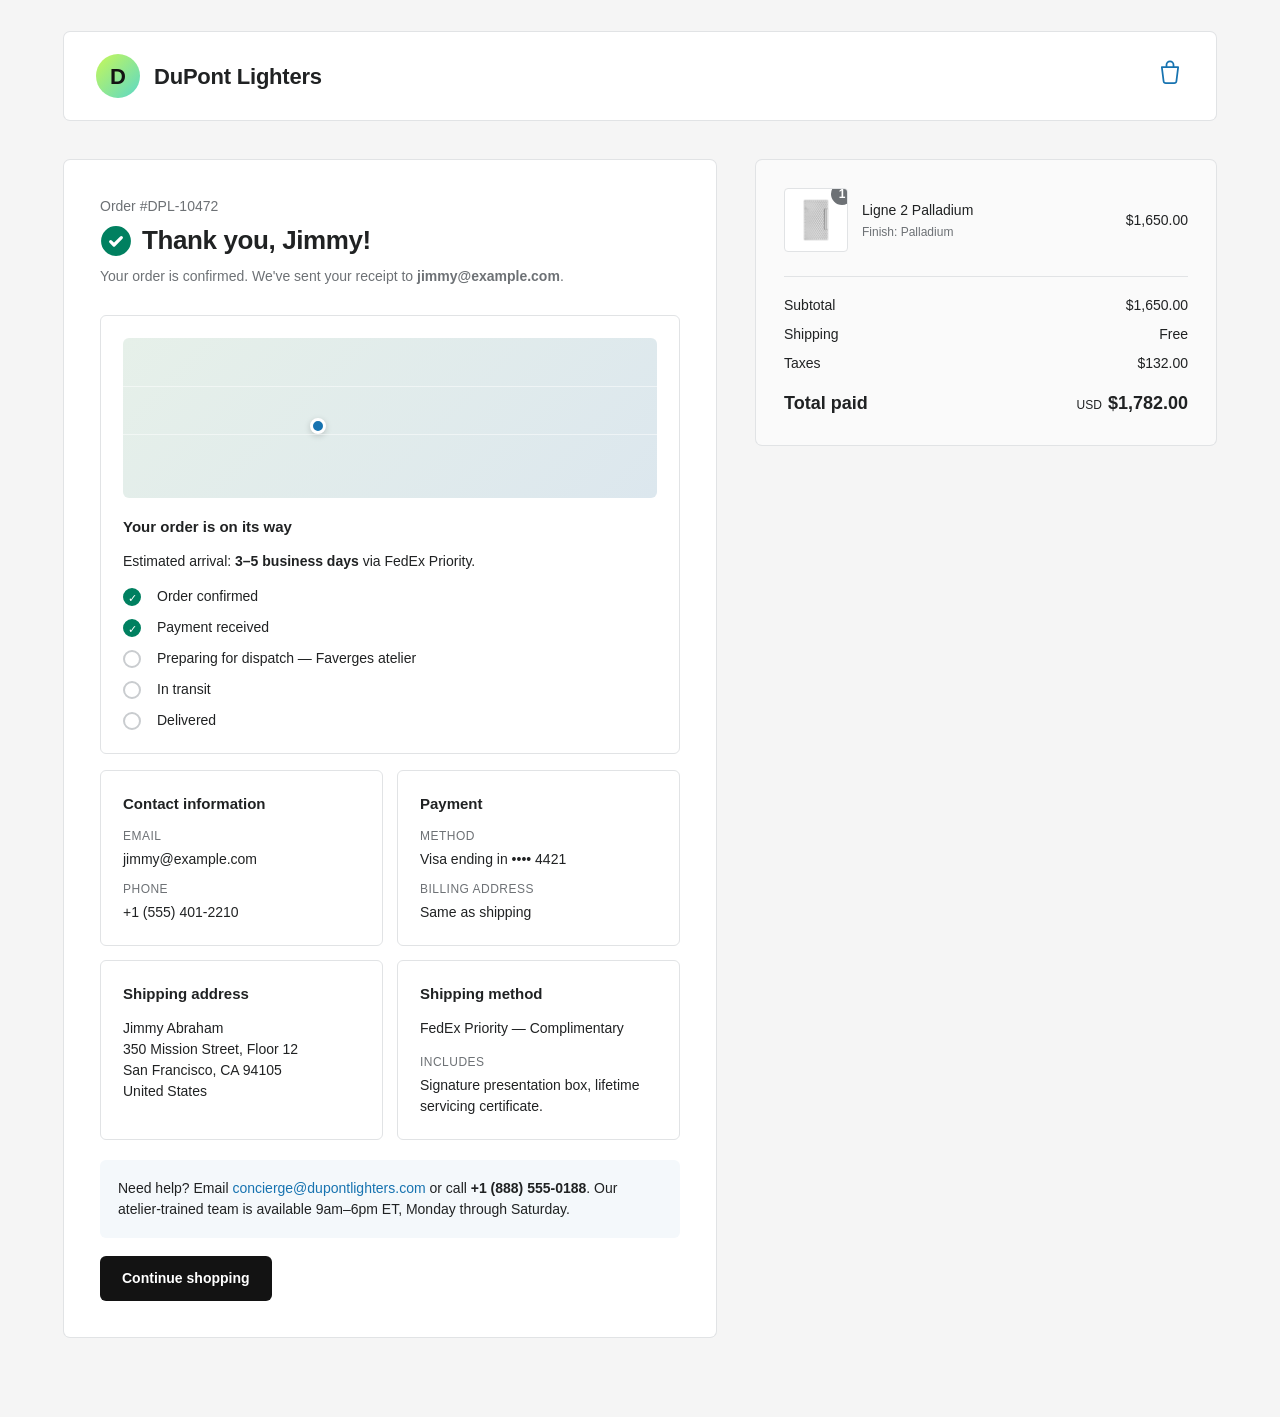
<file: thank-you.html>
<!doctype html>
<html lang="en">
<head>
  <meta charset="utf-8">
  <meta name="viewport" content="width=device-width, initial-scale=1">
  <title>Thank you — DuPont Lighters</title>
  <link rel="stylesheet" href="checkout.css">
</head>
<body class="checkout-body">

  <main class="ty">

    <!-- Brand bar -->
    <header class="co-brand" style="grid-column:1/-1;margin-bottom:0;">
      <a class="co-brand__logo" href="index.html">
        <span class="co-brand__mark">D</span>
        <span class="co-brand__name">DuPont Lighters</span>
      </a>
      <a href="cart.html" aria-label="Cart">
        <svg class="co-brand__cart" viewBox="0 0 24 24" fill="none" stroke="currentColor" stroke-width="1.5" stroke-linecap="round" stroke-linejoin="round" aria-hidden="true">
          <path d="M5 7h14l-1.5 12a2 2 0 0 1-2 1.7H8.5a2 2 0 0 1-2-1.7L5 7z"/>
          <path d="M9 7V5a3 3 0 0 1 6 0v2"/>
        </svg>
      </a>
    </header>

    <!-- Main confirmation -->
    <section class="ty__main">
      <p class="ty__order">Order #DPL-10472</p>
      <h1 class="ty__heading">
        <svg viewBox="0 0 24 24" fill="none" stroke="currentColor" stroke-width="2.4" stroke-linecap="round" stroke-linejoin="round" aria-hidden="true">
          <circle cx="12" cy="12" r="10" fill="#008060" stroke="#008060"/>
          <path d="M8 12.5l2.5 2.5L16 9.5" stroke="#fff"/>
        </svg>
        Thank you, Jimmy!
      </h1>
      <p class="ty__sub">Your order is confirmed. We've sent your receipt to <strong>jimmy@example.com</strong>.</p>

      <!-- Map / shipping panel -->
      <div class="ty__panel">
        <div class="ty__map" aria-hidden="true">
          <div class="ty__map-pin"></div>
        </div>
        <h3 class="ty__panel-title">Your order is on its way</h3>
        <p class="ty__field-value" style="margin-bottom:14px;">Estimated arrival: <strong>3–5 business days</strong> via FedEx Priority.</p>
        <ul class="ty__steps">
          <li><span class="ty__step-dot ty__step-dot--done">✓</span><span>Order confirmed</span></li>
          <li><span class="ty__step-dot ty__step-dot--done">✓</span><span>Payment received</span></li>
          <li><span class="ty__step-dot"></span><span>Preparing for dispatch — Faverges atelier</span></li>
          <li><span class="ty__step-dot"></span><span>In transit</span></li>
          <li><span class="ty__step-dot"></span><span>Delivered</span></li>
        </ul>
      </div>

      <!-- Order details two-column -->
      <div class="ty__cols">
        <div class="ty__panel">
          <h3 class="ty__panel-title">Contact information</h3>
          <p class="ty__field-label">Email</p>
          <p class="ty__field-value">jimmy@example.com</p>
          <p class="ty__field-label">Phone</p>
          <p class="ty__field-value">+1 (555) 401-2210</p>
        </div>
        <div class="ty__panel">
          <h3 class="ty__panel-title">Payment</h3>
          <p class="ty__field-label">Method</p>
          <p class="ty__field-value">Visa ending in •••• 4421</p>
          <p class="ty__field-label">Billing address</p>
          <p class="ty__field-value">Same as shipping</p>
        </div>
        <div class="ty__panel">
          <h3 class="ty__panel-title">Shipping address</h3>
          <p class="ty__field-value">
            Jimmy Abraham<br>
            350 Mission Street, Floor 12<br>
            San Francisco, CA 94105<br>
            United States
          </p>
        </div>
        <div class="ty__panel">
          <h3 class="ty__panel-title">Shipping method</h3>
          <p class="ty__field-value">FedEx Priority — Complimentary</p>
          <p class="ty__field-label" style="margin-top:14px;">Includes</p>
          <p class="ty__field-value">Signature presentation box, lifetime servicing certificate.</p>
        </div>
      </div>

      <div class="ty__support">
        Need help? Email <a href="mailto:concierge@dupontlighters.com">concierge@dupontlighters.com</a> or call <strong>+1 (888) 555-0188</strong>. Our atelier-trained team is available 9am–6pm ET, Monday through Saturday.
      </div>

      <a class="ty__cta" href="index.html">Continue shopping</a>
    </section>

    <!-- Order summary -->
    <aside class="co-summary" aria-label="Order summary">
      <ul class="co-summary__items">
        <li class="co-summary__item">
          <div class="co-summary__media">
            <img src="images/products/ligne-2-palladium.webp" alt="Ligne 2 Palladium">
            <span class="co-summary__qty">1</span>
          </div>
          <div>
            <p class="co-summary__item-name">Ligne 2 Palladium</p>
            <p class="co-summary__item-meta">Finish: Palladium</p>
          </div>
          <span class="co-summary__item-price">$1,650.00</span>
        </li>
      </ul>

      <div class="co-totals" style="border-top:1px solid var(--co-line); padding-top:18px;">
        <div class="co-totals__row">
          <span>Subtotal</span>
          <span>$1,650.00</span>
        </div>
        <div class="co-totals__row">
          <span>Shipping</span>
          <span>Free</span>
        </div>
        <div class="co-totals__row">
          <span>Taxes</span>
          <span>$132.00</span>
        </div>
        <div class="co-totals__row co-totals__row--total">
          <span>Total paid</span>
          <span><span class="co-currency">USD</span>$1,782.00</span>
        </div>
      </div>
    </aside>

  </main>

</body>
</html>
</file>
<file: styles.css>
/* =========================================================
   DuPont Lighters — Prototype Styles
   Pass 1: Design system (tokens + shared chrome)
   ========================================================= */

/* ---------- Design tokens ---------- */
:root {
  /* Surfaces */
  --surface:        #FFFFFF;   /* main page background — pure white */
  --surface-2:      #FFFFFF;   /* cards, inline wells */
  --surface-stone:  #F9F9F9;   /* product photo backdrop — soft neutral */
  --surface-dim:    #E8E2D5;

  /* Ink */
  --ink:            #15110C;   /* primary text — Playfair headings, UI ink */
  --ink-body:       #000000;   /* Josefin Sans body / small body — pure black */
  --ink-soft:       #3A332A;   /* secondary text — buttons, UI accents */
  --ink-muted:      #8A8376;   /* meta, captions */
  --ink-faint:      #B8B1A2;   /* breadcrumbs, disabled */

  /* Lines */
  --line:           #D6CEBE;
  --line-soft:      #E4DDCF;

  /* Accents */
  --accent-dark:    #15110C;   /* primary CTA background */
  --accent-on-dark: #FBF8F2;   /* text on dark CTA */

  /* Typography */
  --font-serif:     'Playfair Display', 'Didot', 'Bodoni 72', Georgia, serif;
  --font-sans:      'Josefin Sans', 'Helvetica Neue', Arial, sans-serif;

  --fs-display:     clamp(2.5rem, 4.6vw, 4rem);   /* ~40 → 64 */
  --fs-h1:          clamp(2rem, 3.2vw, 2.75rem);  /* ~32 → 44 */
  --fs-h2:          clamp(1.5rem, 2.2vw, 2rem);
  --fs-h3:          1.375rem;
  --fs-body:        1rem;
  --fs-sm:          0.875rem;
  --fs-xs:          0.75rem;
  --fs-nav:         0.75rem;   /* uppercase tracked */

  --lh-tight:       1.1;
  --lh-heading:     1.25;
  --lh-body:        1.5;

  --tracking-nav:   0.18em;
  --tracking-wide:  0.32em;
  --tracking-label: 0.12em;

  /* Spacing scale */
  --sp-1: 4px;
  --sp-2: 8px;
  --sp-3: 4px;
  --sp-4: 32px;
  --sp-5: 24px;
  --sp-6: 32px;
  --sp-7: 48px;
  --sp-8: 64px;
  --sp-9: 96px;
  --sp-10: 128px;

  /* Layout */
  --max-w:          1280px;
  --gutter:         clamp(16px, 3vw, 40px);

  /* Motion */
  --ease:           cubic-bezier(0.2, 0.7, 0.2, 1);
  --dur-fast:       160ms;
  --dur-base:       280ms;
}

/* ---------- Reset ---------- */
*, *::before, *::after { box-sizing: border-box; }
html, body { margin: 0; padding: 0; }
img { max-width: 100%; display: block; }
button { font: inherit; cursor: pointer; }
a { color: inherit; }

body {
  background: var(--surface);
  color: var(--ink-body);
  font-family: var(--font-sans);
  font-size: var(--fs-body);
  line-height: var(--lh-body);
  font-weight: 300;
  -webkit-font-smoothing: antialiased;
  text-rendering: optimizeLegibility;
}

/* ---------- Typography ---------- */
.display, .h1, .h2, .h3 {
  font-family: var(--font-serif);
  font-weight: 400;
  line-height: var(--lh-heading);
  letter-spacing: 0;
  margin: 0;
  color: var(--ink);
}
.display  { font-size: var(--fs-display); line-height: var(--lh-tight); font-style: italic; font-weight: 500; }
.h1       { font-size: var(--fs-h1); }
.h2       { font-size: var(--fs-h2); }
.h3       { font-size: var(--fs-h3); }

.eyebrow {
  font-family: var(--font-sans);
  font-size: var(--fs-nav);
  letter-spacing: var(--tracking-wide);
  text-transform: uppercase;
  color: var(--ink-muted);
}

.lede {
  max-width: 48ch;
  color: var(--ink-body);
  line-height: var(--lh-body);
}

/* ---------- Layout helpers ---------- */
.container {
  max-width: var(--max-w);
  margin: 0 auto;
  padding-inline: var(--gutter);
}
.stack-sm > * + * { margin-top: var(--sp-3); }
.stack-md > * + * { margin-top: var(--sp-5); }
.stack-lg > * + * { margin-top: var(--sp-7); }

/* ==========================================================
   HEADER — two-tier luxury lockup
   ========================================================== */
.site-header {
  background: var(--surface);
  border-bottom: 1px solid var(--line-soft);
  position: sticky;
  top: 0;
  z-index: 50;
}

.header-top {
  display: grid;
  grid-template-columns: 1fr auto 1fr;
  align-items: center;
  padding: var(--sp-5) clamp(20px, 2.5vw, 32px);
  width: 100%;
  margin: 0 auto;
  gap: var(--sp-6);
  min-height: 88px;
}

.wordmark {
  justify-self: start;
  text-decoration: none;
  color: var(--ink);
  display: inline-flex;
  flex-direction: column;
  align-items: center;
  gap: 6px;
  padding: 2px 0;
}
.wordmark__name {
  font-family: var(--font-serif);
  font-size: 1.75rem;
  letter-spacing: 0.38em;
  padding-left: 0.38em;
  line-height: 1;
  font-weight: 500;
}
.wordmark__tag {
  display: flex;
  align-items: center;
  gap: 10px;
  font-family: var(--font-sans);
  font-size: 10px;
  letter-spacing: 0.45em;
  text-transform: uppercase;
  color: var(--ink-soft);
  padding-left: 0.45em;
}
.wordmark__tag::before,
.wordmark__tag::after {
  content: '';
  display: block;
  width: 64px;
  height: 1px;
  background: var(--ink-soft);
}
/* Centred wordmark variant (footer keeps centring) */
.wordmark--center {
  align-items: center;
}

.site-nav {
  display: flex;
  justify-content: center;
  align-items: center;
}
.nav-list {
  list-style: none;
  display: flex;
  gap: var(--sp-7);
  padding: 0;
  margin: 0;
}
.nav-list a {
  font-family: var(--font-sans);
  font-size: var(--fs-nav);
  letter-spacing: var(--tracking-nav);
  text-transform: uppercase;
  color: var(--ink-body);
  font-weight: 400;
  text-decoration: none;
  padding-bottom: 4px;
  position: relative;
  transition: color var(--dur-fast) var(--ease);
}
.nav-list a[aria-current="page"]::after,
.nav-list a:hover::after {
  content: '';
  position: absolute;
  left: 0; right: 0; bottom: -2px;
  height: 1px;
  background: var(--ink);
}

.header-utility {
  display: flex;
  justify-self: end;
  justify-content: flex-end;
  align-items: center;
  gap: var(--sp-2);
}
.icon-btn {
  display: inline-flex;
  align-items: center;
  justify-content: center;
  width: 28px;
  height: 28px;
  background: transparent;
  border: 0;
  padding: 0;
  color: var(--ink);
  cursor: pointer;
  text-decoration: none;
  transition: color var(--dur-fast) var(--ease);
}
.icon-btn svg { width: 22px; height: 22px; display: block; }
.icon-btn:hover { color: var(--ink-soft); }

/* ==========================================================
   SEARCH PANEL — slides down from header on icon click
   ========================================================== */
.search-panel {
  position: absolute;
  left: 0; right: 0; top: 100%;
  background: var(--surface);
  border-bottom: 1px solid var(--line-soft);
  box-shadow: 0 24px 40px -28px rgba(15,11,6,0.18);
  transform: translateY(-12px);
  opacity: 0;
  pointer-events: none;
  transition: opacity var(--dur-base) var(--ease), transform var(--dur-base) var(--ease);
}
.search-panel[aria-hidden="false"] {
  opacity: 1;
  transform: translateY(0);
  pointer-events: auto;
}
.search-panel__inner {
  max-width: var(--max-w);
  margin: 0 auto;
  padding: var(--sp-6) var(--gutter) var(--sp-7);
}
.search-panel__field {
  display: grid;
  grid-template-columns: auto 1fr auto;
  align-items: center;
  gap: var(--sp-4);
  border-bottom: 1px solid var(--ink);
  padding-bottom: var(--sp-3);
}
.search-panel__field svg.search-icon { width: 22px; height: 22px; color: var(--ink); }
.search-panel__field input {
  border: 0;
  background: transparent;
  outline: none;
  font-family: var(--font-serif);
  font-size: 1.5rem;
  font-weight: 400;
  color: var(--ink);
  padding: var(--sp-2) 0;
}
.search-panel__field input::placeholder { color: var(--ink-faint); font-style: italic; }
.search-panel__close {
  display: inline-flex;
  align-items: center;
  justify-content: center;
  width: 32px; height: 32px;
  background: transparent;
  border: 0;
  color: var(--ink-soft);
  cursor: pointer;
  transition: color var(--dur-fast) var(--ease);
}
.search-panel__close:hover { color: var(--ink); }
.search-panel__close svg { width: 18px; height: 18px; }

.search-panel__columns {
  display: grid;
  grid-template-columns: 1fr 1fr;
  gap: var(--sp-7);
  margin-top: var(--sp-6);
}
.search-panel__col-title {
  font-family: var(--font-sans);
  font-size: 11px;
  letter-spacing: 0.32em;
  text-transform: uppercase;
  color: var(--ink-muted);
  font-weight: 500;
  margin: 0 0 var(--sp-4);
}
.search-panel__recents {
  list-style: none;
  padding: 0;
  margin: 0;
  display: flex;
  flex-direction: column;
  gap: var(--sp-3);
}
.search-panel__recents a {
  display: inline-flex;
  align-items: center;
  gap: var(--sp-3);
  font-family: var(--font-sans);
  font-size: var(--fs-sm);
  color: var(--ink-body);
  text-decoration: none;
  padding: 6px 0;
  transition: color var(--dur-fast) var(--ease);
}
.search-panel__recents a svg { width: 14px; height: 14px; color: var(--ink-muted); flex: 0 0 14px; }
.search-panel__recents a:hover { color: var(--ink); }
.search-panel__recents a:hover span { text-decoration: underline; text-underline-offset: 4px; text-decoration-thickness: 1px; }
.search-panel__suggestions {
  display: grid;
  grid-template-columns: repeat(2, 1fr);
  gap: var(--sp-4);
}
.search-panel__suggestion {
  display: grid;
  grid-template-columns: 56px 1fr;
  gap: var(--sp-3);
  align-items: center;
  text-decoration: none;
  padding: 6px;
  margin: -6px;
  border-radius: 2px;
  transition: background var(--dur-fast) var(--ease);
}
.search-panel__suggestion:hover { background: var(--surface-stone); }
.search-panel__suggestion-thumb {
  width: 56px; height: 56px;
  background: var(--surface-stone);
  display: grid;
  place-items: center;
  overflow: hidden;
}
.search-panel__suggestion-thumb img {
  height: 86%;
  width: auto;
  max-width: 92%;
  object-fit: contain;
  mix-blend-mode: multiply;
}
.search-panel__suggestion-name {
  font-family: var(--font-serif);
  font-size: var(--fs-body);
  font-weight: 400;
  color: var(--ink);
  line-height: 1.3;
  margin: 0;
}
.search-panel__suggestion-meta {
  font-family: var(--font-sans);
  font-size: 11px;
  letter-spacing: 0.18em;
  text-transform: uppercase;
  color: var(--ink-muted);
  margin: 2px 0 0;
}

/* Backdrop behind the search panel — appears alongside the panel */
.search-backdrop {
  position: fixed;
  inset: 0;
  background: rgba(15,11,6,0.6);
  backdrop-filter: blur(4px);
  -webkit-backdrop-filter: blur(4px);
  opacity: 0;
  pointer-events: none;
  transition: opacity var(--dur-base) var(--ease);
  z-index: 40;
}
.search-backdrop[aria-hidden="false"] {
  opacity: 1;
  pointer-events: auto;
}

/* ==========================================================
   BUTTONS + LINKS
   ========================================================== */
.btn {
  display: inline-flex;
  align-items: center;
  justify-content: center;
  gap: var(--sp-2);
  padding: 14px 28px;
  border: 1px solid transparent;
  font-family: var(--font-sans);
  font-size: var(--fs-nav);
  letter-spacing: var(--tracking-nav);
  text-transform: uppercase;
  text-decoration: none;
  background: var(--accent-dark);
  color: var(--accent-on-dark);
  transition: transform var(--dur-fast) var(--ease), background var(--dur-base) var(--ease);
}
.btn:hover { background: #2B231A; }
.btn:active { transform: translateY(1px); }

.btn--ghost {
  background: transparent;
  color: var(--ink);
  border-color: var(--ink);
}
.btn--ghost:hover { background: var(--ink); color: var(--accent-on-dark); }

.btn--on-dark {
  background: transparent;
  color: #fff;
  border-color: #fff;
}
.btn--on-dark:hover { background: #fff; color: var(--ink); }

.link-dotted {
  display: inline-flex;
  align-items: baseline;
  font-family: var(--font-sans);
  font-size: var(--fs-nav);
  letter-spacing: var(--tracking-label);
  text-transform: uppercase;
  color: inherit;
  text-decoration: none;
  font-weight: 400;
  padding-bottom: 6px;
  background-image:
    linear-gradient(to bottom, transparent 0, transparent 0.5px, currentColor 0.5px, currentColor 1.5px, transparent 1.5px, transparent 2px),
    radial-gradient(circle at 50% 50%, currentColor 1px, transparent 1.2px);
  background-size: 0% 2px, 5px 2px;
  background-position: 0 100%, 0 100%;
  background-repeat: no-repeat, repeat-x;
  transition: background-size 340ms var(--ease);
}
.link-dotted::after {
  content: "→";
  display: inline-block;
  margin-left: 0.5em;
  transition: transform 300ms var(--ease);
}
.link-dotted:hover {
  font-weight: 600;
  background-size: 100% 2px, 0 0;
}
.link-dotted:hover::after { transform: translateX(5px); }

/* ==========================================================
   FORM INPUTS
   ========================================================== */
.field {
  display: block;
}
.field__label {
  display: block;
  font-size: var(--fs-xs);
  letter-spacing: var(--tracking-wide);
  text-transform: uppercase;
  color: var(--ink-muted);
  margin-bottom: var(--sp-2);
}
.input, .textarea, .select {
  width: 100%;
  padding: 12px 14px;
  border: 1px solid var(--line);
  background: var(--surface-2);
  font-family: var(--font-sans);
  font-size: var(--fs-body);
  color: var(--ink);
  border-radius: 0;
  outline: none;
  transition: border-color var(--dur-fast) var(--ease);
}
.input:focus, .textarea:focus, .select:focus { border-color: var(--ink); }

.select {
  appearance: none;
  background-image: linear-gradient(45deg, transparent 50%, var(--ink) 50%),
                    linear-gradient(135deg, var(--ink) 50%, transparent 50%);
  background-position: calc(100% - 18px) 50%, calc(100% - 12px) 50%;
  background-size: 6px 6px;
  background-repeat: no-repeat;
  padding-right: 36px;
}

/* ==========================================================
   BREADCRUMBS
   ========================================================== */
.breadcrumbs {
  font-size: var(--fs-xs);
  letter-spacing: var(--tracking-label);
  text-transform: uppercase;
  color: var(--ink-muted);
  display: flex;
  gap: var(--sp-2);
  padding: 0;
  margin: 0;
  list-style: none;
}
.breadcrumbs a {
  color: var(--ink-muted);
  text-decoration: none;
}
.breadcrumbs a:hover { color: var(--ink); }
.breadcrumbs li + li::before {
  content: '/';
  margin-right: var(--sp-2);
  color: var(--ink-faint);
}
.breadcrumbs [aria-current="page"] { color: var(--ink); }

/* ==========================================================
   PRODUCT CARD
   ========================================================== */
.product-card {
  display: flex;
  flex-direction: column;
  text-decoration: none;
  color: inherit;
}
.product-card__media {
  position: relative;
  background: var(--surface-stone);
  aspect-ratio: 4 / 5;
  overflow: hidden;
}
.product-card__media img {
  position: absolute;
  top: 50%;
  left: 50%;
  height: 86%;
  width: auto;
  max-width: 92%;
  object-fit: contain;
  mix-blend-mode: multiply;
  transform: translate(-50%, -50%);
}
.product-card__media-alt {
  opacity: 0;
  /* Hover variant: full-bleed lifestyle/detail shot */
  top: 0;
  left: 0;
  width: 100%;
  height: 100%;
  max-width: none;
  object-fit: cover;
  mix-blend-mode: normal;
  transform: none;
}
.product-card:hover .product-card__media-primary { opacity: 0; }
.product-card:hover .product-card__media-alt { opacity: 1; }

.product-card__body {
  padding: 8px 0 0;
}
.product-card__name {
  font-family: var(--font-serif);
  font-size: 1.0625rem;
  font-weight: 400;
  line-height: 1.3;
  margin: 0 0 2px;
  transition: text-decoration-color var(--dur-base) var(--ease);
}
.product-card:hover .product-card__name,
.collection-tile:hover .collection-tile__name {
  text-decoration: underline;
  text-underline-offset: 4px;
  text-decoration-thickness: 1px;
}
.product-card__price {
  font-family: var(--font-sans);
  font-size: var(--fs-sm);
  color: var(--ink-body);
  margin: 0;
  letter-spacing: 0.02em;
}

/* ==========================================================
   HERO SLIDE (preview)
   ========================================================== */
.hero {
  position: relative;
  min-height: min(72vh, 640px);
  background: #1E1A14;
  color: #fff;
  display: grid;
  place-items: center;
  text-align: center;
  overflow: hidden;
}
.hero__media {
  position: absolute; inset: 0;
  background-size: cover;
  background-position: center;
  filter: brightness(0.72) saturate(0.9);
}
.hero__inner {
  position: relative;
  z-index: 1;
  padding: var(--sp-8) var(--gutter);
  max-width: 720px;
}
.hero__eyebrow {
  display: block;
  font-size: var(--fs-xs);
  letter-spacing: var(--tracking-wide);
  text-transform: uppercase;
  color: rgba(255,255,255,0.78);
  margin-bottom: var(--sp-4);
}
.hero__title {
  font-family: var(--font-serif);
  font-size: var(--fs-display);
  line-height: var(--lh-tight);
  font-weight: 400;
  font-style: italic;
  margin: 0 0 var(--sp-5);
}
.hero__cta {
  color: #fff;
}
.hero__cta.link-dotted { color: rgba(255,255,255,0.95); }

/* ==========================================================
   FOOTER
   ========================================================== */
.site-footer {
  background: var(--ink);
  color: rgba(255,255,255,0.82);
  padding: var(--sp-9) 0 var(--sp-5);
  margin-top: var(--sp-9);
}
.footer-grid {
  display: grid;
  grid-template-columns: 1.2fr repeat(3, 1fr);
  gap: var(--sp-7);
  padding: 0 var(--gutter);
  max-width: var(--max-w);
  margin: 0 auto;
}
.footer-brand .wordmark {
  color: #fff;
  display: flex;
  align-items: center;
  width: fit-content;
  margin: 0 auto;
}
.footer-brand .wordmark__name { font-size: 1.375rem; letter-spacing: 0.38em; padding-left: 0.38em; }
.footer-brand .wordmark__tag { color: rgba(255,255,255,0.7); }
.footer-brand .wordmark__tag::before,
.footer-brand .wordmark__tag::after { background: rgba(255,255,255,0.5); width: 50px; }
.footer-brand p {
  margin-top: var(--sp-4);
  color: rgba(255,255,255,0.65);
  font-size: var(--fs-sm);
  max-width: 34ch;
  line-height: var(--lh-body);
}

.footer-col h4 {
  font-family: var(--font-sans);
  font-size: var(--fs-nav);
  letter-spacing: var(--tracking-wide);
  text-transform: uppercase;
  color: #fff;
  margin: 0 0 var(--sp-4);
  font-weight: 500;
}
.footer-col ul {
  list-style: none; padding: 0; margin: 0;
  display: grid; gap: var(--sp-3);
}
.footer-col a {
  color: rgba(255,255,255,0.72);
  text-decoration: none;
  font-size: var(--fs-sm);
}
.footer-col a:hover { color: #fff; }

.newsletter {
  display: flex;
  border-bottom: 1px solid rgba(255,255,255,0.35);
  padding: var(--sp-2) 0;
  gap: var(--sp-3);
}
.newsletter input {
  flex: 1;
  border: 0;
  background: transparent;
  color: #fff;
  font-family: var(--font-sans);
  font-size: var(--fs-sm);
  outline: none;
}
.newsletter input::placeholder { color: rgba(255,255,255,0.5); }
.newsletter button {
  background: transparent;
  border: 0;
  color: #fff;
  font-size: var(--fs-nav);
  letter-spacing: var(--tracking-nav);
  text-transform: uppercase;
  padding: 0;
}

.footer-legal {
  max-width: var(--max-w);
  margin: var(--sp-8) auto 0;
  padding: var(--sp-4) var(--gutter) 0;
  border-top: 1px solid rgba(255,255,255,0.14);
  display: flex;
  justify-content: space-between;
  align-items: center;
  flex-wrap: wrap;
  gap: var(--sp-3);
  font-size: var(--fs-xs);
  letter-spacing: var(--tracking-label);
  color: rgba(255,255,255,0.55);
  text-transform: uppercase;
}
.footer-legal a { color: inherit; text-decoration: none; margin-left: var(--sp-4); }
.footer-legal a:hover { color: #fff; }

/* ==========================================================
   SECTIONS — reusable patterns (added Pass 2)
   ========================================================== */
.section         { padding: var(--sp-9) 0; }
.section--tight  { padding: var(--sp-7) 0; }
.section--flush  { padding: 0; }

.section-title {
  text-align: center;
  margin-bottom: var(--sp-7);
}
.section-title .eyebrow { display: block; margin-bottom: var(--sp-3); }
.section-title .h2 { margin: 0; }
.section-title .section-desc {
  max-width: 52ch;
  margin: var(--sp-4) auto 0;
  color: var(--ink-body);
}

.row-head {
  display: flex;
  align-items: end;
  justify-content: space-between;
  gap: var(--sp-5);
  margin-bottom: var(--sp-6);
}
.row-head .h2 { margin: 0; }
.row-head .link-dotted { color: var(--ink); }
@media (max-width: 640px) {
  .row-head { flex-direction: column; align-items: start; }
}

/* ==========================================================
   HERO CAROUSEL
   ========================================================== */
.carousel {
  position: relative;
  isolation: isolate;
}
.carousel__track {
  position: relative;
  height: min(78vh, 720px);
  min-height: 520px;
  overflow: hidden;
  background: #120d08;
}
.carousel__slide {
  position: absolute; inset: 0;
  opacity: 0;
  transition: opacity 1600ms ease-in-out;
  pointer-events: none;
}
.carousel__slide[aria-hidden="false"] {
  opacity: 1;
  z-index: 1;
  pointer-events: auto;
}
.carousel__slide .hero { min-height: 100%; height: 100%; }

.carousel__dots {
  position: absolute;
  left: 0; right: 0; bottom: 26px;
  display: flex; justify-content: center; gap: 10px;
  z-index: 3;
}
.carousel__dot {
  width: 32px; height: 2px;
  background: rgba(255,255,255,0.35);
  border: 0; padding: 0; cursor: pointer;
  transition: background var(--dur-base) var(--ease);
}
.carousel__dot[aria-current="true"] { background: #fff; }

.carousel__arrow {
  position: absolute; top: 50%;
  transform: translateY(-50%);
  z-index: 3;
  width: 44px; height: 44px;
  background: transparent;
  border: 1px solid rgba(255,255,255,0.35);
  color: #fff;
  display: grid; place-items: center;
  cursor: pointer;
  transition: background var(--dur-base) var(--ease), border-color var(--dur-base) var(--ease);
}
.carousel__arrow:hover { background: rgba(255,255,255,0.14); border-color: #fff; }
.carousel__arrow--prev { left: var(--gutter); }
.carousel__arrow--next { right: var(--gutter); }
@media (max-width: 640px) {
  .carousel__arrow { display: none; }
}

/* Per-slide: one hero photo, three tonal overlays */
.slide-limited .hero__media {
  background:
    linear-gradient(180deg, rgba(40,25,5,0.35) 0%, rgba(15,10,5,0.62) 100%),
    url("images/hero/hero-01-flame.jpg") center/cover no-repeat;
}
.slide-new .hero__media {
  background:
    linear-gradient(180deg, rgba(20,25,35,0.35) 0%, rgba(10,12,18,0.62) 100%),
    url("images/hero/hero-02-collection.jpg") center/cover no-repeat;
}
.slide-heritage .hero__media {
  background:
    linear-gradient(180deg, rgba(20,35,55,0.38) 0%, rgba(8,14,24,0.66) 100%),
    url("images/hero/hero-03-cinematic.jpg") center/cover no-repeat;
}

/* ==========================================================
   COLLECTION TILES (3-up)
   ========================================================== */
.collection-tiles {
  display: grid;
  grid-template-columns: repeat(3, 1fr);
  gap: var(--sp-5);
}
.collection-tile {
  position: relative;
  display: block;
  text-decoration: none;
  color: var(--ink);
  aspect-ratio: 4 / 5;
  overflow: hidden;
  background: var(--surface-stone);
}
.collection-tile__media {
  position: absolute; inset: 0;
  display: grid; place-items: center;
  transition: transform var(--dur-base) var(--ease);
}
.collection-tile:hover .collection-tile__media { transform: scale(1.02); }
.collection-tile__media svg { width: 44%; max-width: 180px; height: auto; }
.collection-tile__media img {
  width: 100%;
  height: 100%;
  object-fit: cover;
  object-position: center;
  display: block;
}
.collection-tile__body {
  position: absolute; left: 0; right: 0; bottom: 0;
  padding: var(--sp-7) var(--sp-5) var(--sp-5);
  background: linear-gradient(
    to top,
    rgba(15, 11, 6, 0.92) 0%,
    rgba(15, 11, 6, 0.82) 25%,
    rgba(15, 11, 6, 0.55) 55%,
    rgba(15, 11, 6, 0.22) 82%,
    rgba(15, 11, 6, 0.00) 100%
  );
  color: #fff;
}
.collection-tile__eyebrow {
  display: block;
  font-size: var(--fs-xs);
  letter-spacing: var(--tracking-wide);
  text-transform: uppercase;
  color: rgba(255,255,255,0.78);
  margin-bottom: 6px;
}
.collection-tile__name {
  font-family: var(--font-serif);
  font-size: 1.5rem;
  font-weight: 500;
  margin: 0;
}
.collection-tile__cta {
  display: inline-flex;
  align-items: baseline;
  margin-top: var(--sp-4);
  font-size: var(--fs-nav);
  letter-spacing: var(--tracking-nav);
  text-transform: uppercase;
  font-weight: 400;
  color: rgba(255,255,255,0.92);
  padding-bottom: 4px;
  background-image:
    linear-gradient(to bottom, transparent 0, transparent 0.5px, currentColor 0.5px, currentColor 1.5px, transparent 1.5px, transparent 2px),
    radial-gradient(circle at 50% 50%, currentColor 1px, transparent 1.2px);
  background-size: 0% 2px, 5px 2px;
  background-position: 0 100%, 0 100%;
  background-repeat: no-repeat, repeat-x;
  transition: background-size 340ms var(--ease);
}
.collection-tile__cta::after {
  content: "→";
  display: inline-block;
  margin-left: 0.5em;
  transition: transform 300ms var(--ease);
}
.collection-tile:hover .collection-tile__cta {
  font-weight: 600;
  background-size: 100% 2px, 0 0;
}
.collection-tile:hover .collection-tile__cta::after { transform: translateX(5px); }
@media (max-width: 900px) {
  .collection-tiles { grid-template-columns: 1fr; }
  .collection-tile { aspect-ratio: 16 / 11; }
}

/* ==========================================================
   PRODUCT GRID — 4-up
   ========================================================== */
.product-grid {
  display: grid;
  grid-template-columns: repeat(4, 1fr);
  gap: var(--sp-5);
}
@media (max-width: 900px) { .product-grid { grid-template-columns: repeat(2, 1fr); } }
@media (max-width: 480px) { .product-grid { grid-template-columns: 1fr; } }

/* ==========================================================
   EDITORIAL BLOCK — asymmetric image + text
   ========================================================== */
.editorial {
  display: grid;
  grid-template-columns: 1.1fr 1fr;
  gap: var(--sp-8);
  align-items: center;
}
.editorial--reverse { grid-template-columns: 1fr 1.1fr; }
.editorial--reverse .editorial__media { order: 2; }
.editorial__media {
  aspect-ratio: 4 / 5;
  background: var(--surface-stone);
  overflow: hidden;
  position: relative;
  display: grid; place-items: center;
}
.editorial__media svg { width: 52%; max-width: 220px; height: auto; }
.editorial__media img {
  width: 100%;
  height: 100%;
  object-fit: cover;
  display: block;
}
.editorial__body { max-width: 48ch; }
.editorial__body .h2 { margin-top: var(--sp-3); }
.editorial__body p { color: var(--ink-body); margin: var(--sp-4) 0 0; }
.editorial__body .link-dotted { margin-top: var(--sp-5); }
@media (max-width: 900px) {
  .editorial, .editorial--reverse { grid-template-columns: 1fr; gap: var(--sp-6); }
  .editorial--reverse .editorial__media { order: 0; }
  .editorial__media { aspect-ratio: 16 / 11; }
}

/* ==========================================================
   FEATURE BAND — full-width image/quote
   ========================================================== */
.feature-band {
  position: relative;
  padding: var(--sp-9) 0;
  display: grid; place-items: center;
  color: #fff;
  text-align: center;
  overflow: hidden;
  background:
    linear-gradient(rgba(8,6,4,0.55), rgba(8,6,4,0.72)),
    url("images/editorial/feature-band.png") center/cover no-repeat;
}
.feature-band__inner {
  position: relative; z-index: 1;
  padding: 0 var(--gutter);
  max-width: 720px;
}
.feature-band blockquote {
  font-family: var(--font-serif);
  font-style: italic;
  font-weight: 500;
  font-size: clamp(1.5rem, 2.4vw, 2rem);
  line-height: 1.35;
  margin: 0 0 var(--sp-5);
}
.feature-band cite {
  font-family: var(--font-sans);
  font-style: normal;
  font-size: var(--fs-xs);
  letter-spacing: var(--tracking-wide);
  text-transform: uppercase;
  color: rgba(255,255,255,0.7);
}

/* ==========================================================
   NEWSLETTER CTA (pre-footer)
   ========================================================== */
.newsletter-cta {
  text-align: center;
  padding: var(--sp-9) var(--gutter);
  background: var(--surface);
  border-top: 1px solid var(--line-soft);
}
.newsletter-cta form {
  margin: var(--sp-5) auto 0;
  display: flex;
  max-width: 480px;
  border-bottom: 1px solid var(--ink);
}
.newsletter-cta input {
  flex: 1; border: 0; background: transparent;
  padding: 10px 0;
  font-family: var(--font-sans); font-size: var(--fs-body);
  outline: none; color: var(--ink);
}
.newsletter-cta input::placeholder { color: var(--ink-muted); }
.newsletter-cta button {
  background: transparent; border: 0;
  font-size: var(--fs-nav); letter-spacing: var(--tracking-nav);
  text-transform: uppercase; color: var(--ink);
  font-weight: 400;
  padding: 0 var(--sp-3); cursor: pointer;
  display: inline-flex; align-items: baseline;
  transition: font-weight 200ms var(--ease);
}
.newsletter-cta button::after {
  content: "→";
  display: inline-block;
  margin-left: 0.5em;
  transition: transform 300ms var(--ease);
}
.newsletter-cta button:hover { font-weight: 600; }
.newsletter-cta button:hover::after { transform: translateX(5px); }

/* ==========================================================
   PASS 3 — COMMERCE FLOW (PLP, PDP, CART)
   ========================================================== */

/* ---------- Page head (PLP — breadcrumbs only) ---------- */
.page-head {
  padding-top: var(--sp-5);
  padding-bottom: var(--sp-5);
  margin-bottom: var(--sp-5);
}
.page-head .breadcrumbs { margin-bottom: 0; }
.page-head__title {
  font-family: var(--font-serif);
  font-size: var(--fs-h1);
  font-weight: 500;
  line-height: var(--lh-heading);
  margin: var(--sp-3) 0 0;
}
.page-head__lede {
  color: var(--ink-body);
  max-width: 62ch;
  line-height: var(--lh-body);
  margin: var(--sp-5) 0 0;
}

/* ---------- PLP layout ---------- */
.plp {
  display: grid;
  grid-template-columns: 240px 1fr;
  gap: var(--sp-8);
  padding-bottom: var(--sp-7);
  margin-bottom: var(--sp-9);
  border-bottom: 1px solid var(--line-soft);
}

/* Sidebar */
.plp__filters { padding-bottom: var(--sp-5); }
.plp__filters .filter-group:last-of-type { border-bottom: 0; padding-bottom: 0; }
.plp__main { padding-bottom: var(--sp-5); }
.filter-head {
  display: flex;
  justify-content: space-between;
  align-items: baseline;
  padding-bottom: var(--sp-5);
  border-bottom: 1px solid var(--line-soft);
}
.filter-head__title {
  font-family: var(--font-serif);
  font-size: 1.25rem;
  font-weight: 500;
  margin: 0;
}
.filter-head__clear {
  background: transparent; border: 0; padding: 0;
  font-family: var(--font-sans);
  font-size: var(--fs-xs);
  letter-spacing: var(--tracking-label);
  text-transform: uppercase;
  color: var(--ink-muted);
  transition: color var(--dur-base) var(--ease);
}
.filter-head__clear:hover { color: var(--ink); }

.filter-group {
  padding: var(--sp-5) 0;
  border-bottom: 1px solid var(--line-soft);
}
.filter-group__title {
  font-family: var(--font-sans);
  font-size: var(--fs-nav);
  letter-spacing: var(--tracking-nav);
  text-transform: uppercase;
  color: var(--ink);
  font-weight: 500;
  margin: 0 0 var(--sp-5);
}
.filter-list {
  list-style: none;
  padding: 0;
  margin: 0;
  display: flex;
  flex-direction: column;
  gap: 10px;
}
.filter-option {
  display: grid;
  grid-template-columns: 16px 1fr auto;
  align-items: center;
  gap: var(--sp-2);
  cursor: pointer;
  font-size: var(--fs-sm);
  color: var(--ink-body);
  transition: color var(--dur-base) var(--ease);
}
.filter-option:hover { color: var(--ink-body); }
.filter-option input[type="checkbox"] {
  appearance: none;
  -webkit-appearance: none;
  width: 14px; height: 14px;
  border: 1px solid var(--ink-muted);
  background: #fff;
  margin: 0;
  display: inline-grid;
  place-items: center;
  cursor: pointer;
  transition: border-color var(--dur-base) var(--ease), background var(--dur-base) var(--ease);
}
.filter-option input[type="checkbox"]:checked {
  border-color: var(--ink);
  background: var(--ink);
}
.filter-option input[type="checkbox"]:checked::after {
  content: "";
  width: 4px;
  height: 8px;
  border: solid #fff;
  border-width: 0 1.5px 1.5px 0;
  transform: rotate(45deg) translate(-0.5px, -1px);
}
.filter-option em {
  font-style: normal;
  font-size: var(--fs-xs);
  color: var(--ink-muted);
}

/* ---------- Sort bar ---------- */
.sort-bar {
  display: flex;
  justify-content: space-between;
  align-items: baseline;
  padding-bottom: var(--sp-5);
  margin-bottom: var(--sp-5);
  border-bottom: 1px solid var(--line-soft);
}
.sort-bar__count {
  font-size: var(--fs-sm);
  color: var(--ink-body);
}
.sort-bar__count strong { color: var(--ink-body); font-weight: 500; }
.sort-bar__select {
  display: inline-flex;
  align-items: center;
  gap: var(--sp-2);
  font-size: var(--fs-nav);
  letter-spacing: var(--tracking-nav);
  text-transform: uppercase;
  color: var(--ink);
}
.sort-bar__select select {
  appearance: none;
  -webkit-appearance: none;
  border: 0;
  border-bottom: 1px solid var(--ink);
  background: transparent;
  padding: 4px 24px 4px 6px;
  font-family: var(--font-sans);
  font-size: var(--fs-sm);
  color: var(--ink);
  letter-spacing: var(--tracking-label);
  text-transform: none;
  cursor: pointer;
  background-image: linear-gradient(45deg, transparent 50%, var(--ink) 50%), linear-gradient(135deg, var(--ink) 50%, transparent 50%);
  background-position: calc(100% - 12px) 10px, calc(100% - 7px) 10px;
  background-size: 5px 5px;
  background-repeat: no-repeat;
}
.sort-bar__select select:focus { outline: none; }

/* ---------- PLP product grid (3-up with sidebar) ---------- */
.product-grid--plp {
  grid-template-columns: repeat(3, 1fr);
  gap: var(--sp-7) var(--sp-5);
}

/* ---------- Pagination ---------- */
.pagination {
  display: flex;
  justify-content: center;
  align-items: center;
  gap: var(--sp-3);
  margin-top: var(--sp-9);
  padding-top: var(--sp-5);
  border-top: 1px solid var(--line-soft);
}
.pagination__page,
.pagination__arrow {
  display: inline-grid;
  place-items: center;
  min-width: 32px;
  height: 32px;
  padding: 0 var(--sp-2);
  font-size: var(--fs-sm);
  color: var(--ink-soft);
  text-decoration: none;
  letter-spacing: 0.04em;
  transition: color var(--dur-base) var(--ease), border-color var(--dur-base) var(--ease);
  border-bottom: 1px solid transparent;
}
.pagination__page:hover { color: var(--ink); border-bottom-color: var(--ink); }
.pagination__page.is-current {
  color: var(--ink);
  font-weight: 500;
  border-bottom-color: var(--ink);
}
.pagination__arrow { color: var(--ink); }
.pagination__arrow[aria-disabled="true"] {
  color: var(--ink-faint);
  pointer-events: none;
}

/* ---------- PDP layout ---------- */
.pdp {
  display: grid;
  grid-template-columns: 1.15fr 1fr;
  gap: var(--sp-8);
  padding-bottom: var(--sp-9);
}

/* Gallery */
.pdp-gallery {
  display: grid;
  grid-template-columns: 72px 1fr;
  gap: var(--sp-4);
  align-items: start;
}
.pdp-gallery__thumbs {
  display: flex;
  flex-direction: column;
  gap: var(--sp-3);
  list-style: none;
  padding: 0; margin: 0;
}
.pdp-gallery__thumb {
  width: 72px;
  aspect-ratio: 4 / 5;
  background: var(--surface-stone);
  display: grid;
  place-items: center;
  overflow: hidden;
  border: 1px solid transparent;
  cursor: pointer;
  transition: border-color var(--dur-base) var(--ease);
}
.pdp-gallery__thumb.is-active { border-color: var(--ink); }
.pdp-gallery__thumb:hover { border-color: var(--ink-muted); }
.pdp-gallery__thumb img {
  width: 80%;
  height: auto;
  object-fit: contain;
  mix-blend-mode: multiply;
}
.pdp-gallery__thumb--placeholder {
  color: var(--ink-faint);
  font-size: 24px;
  line-height: 1;
}
.pdp-gallery__main {
  background: var(--surface-stone);
  aspect-ratio: 4 / 5;
  display: grid;
  place-items: center;
  overflow: hidden;
}
.pdp-gallery__main img {
  width: 92%;
  height: 92%;
  object-fit: contain;
  mix-blend-mode: multiply;
}

/* Info panel */
.pdp-info {
  padding-top: var(--sp-3);
}
.pdp-info__eyebrow {
  display: inline-block;
  font-family: var(--font-sans);
  font-size: var(--fs-xs);
  letter-spacing: var(--tracking-wide);
  text-transform: uppercase;
  color: var(--ink-muted);
  margin-bottom: var(--sp-5);
}
.pdp-info__title {
  font-family: var(--font-serif);
  font-size: clamp(1.75rem, 3vw, 2.5rem);
  font-weight: 500;
  line-height: var(--lh-heading);
  margin: 0 0 var(--sp-3);
}
.pdp-info__price {
  font-family: var(--font-sans);
  font-size: 1.125rem;
  color: var(--ink);
  margin: var(--sp-3) 0 var(--sp-5);
  letter-spacing: 0.02em;
}
.pdp-info__description {
  color: var(--ink-body);
  line-height: var(--lh-body);
  margin: 0 0 var(--sp-7);
  padding-bottom: 0;
  border-bottom: 0;
}

/* Variant picker */
.pdp-variant {
  margin-bottom: var(--sp-5);
}
.pdp-variant__label {
  display: flex;
  justify-content: space-between;
  font-size: var(--fs-sm);
  color: var(--ink-soft);
  margin-bottom: var(--sp-4);
}
.pdp-variant__label strong { color: var(--ink); font-weight: 500; }
.pdp-swatches {
  display: flex;
  gap: var(--sp-4);
  list-style: none;
  padding: 0; margin: 0;
}
.pdp-swatch {
  width: 36px; height: 36px;
  border-radius: 50%;
  border: 1px solid var(--line);
  cursor: pointer;
  position: relative;
  transition: transform var(--dur-base) var(--ease);
}
.pdp-swatch:hover { transform: scale(1.05); }
.pdp-swatch.is-active::after {
  content: "";
  position: absolute;
  inset: -5px;
  border: 1px solid var(--ink);
  border-radius: 50%;
}

/* Qty + Add to cart row */
.pdp-cart {
  display: grid;
  grid-template-columns: 110px 1fr;
  gap: var(--sp-3);
  margin-bottom: var(--sp-5);
}
.qty-stepper {
  display: grid;
  grid-template-columns: 32px 1fr 32px;
  align-items: center;
  border: 1px solid var(--ink-faint);
  height: 48px;
}
.qty-stepper button {
  background: transparent; border: 0;
  font-size: 18px;
  color: var(--ink);
  height: 100%;
}
.qty-stepper input {
  border: 0;
  background: transparent;
  text-align: center;
  font-family: var(--font-sans);
  font-size: var(--fs-body);
  outline: none;
  width: 100%;
  color: var(--ink);
}
.qty-stepper--sm {
  grid-template-columns: 28px 32px 28px;
  height: 36px;
  width: max-content;
}
.qty-stepper--sm button { font-size: 15px; }
.qty-stepper--sm input { font-size: 13px; width: 32px; }

.sr-only {
  position: absolute;
  width: 1px; height: 1px;
  padding: 0; margin: -1px;
  overflow: hidden;
  clip: rect(0, 0, 0, 0);
  white-space: nowrap;
  border: 0;
}

.pdp-addtocart {
  height: 48px;
  background: var(--ink);
  color: #fff;
  border: 0;
  font-family: var(--font-sans);
  font-size: var(--fs-nav);
  letter-spacing: var(--tracking-nav);
  text-transform: uppercase;
  font-weight: 500;
  cursor: pointer;
  transition: background var(--dur-base) var(--ease);
}
.pdp-addtocart:hover { background: #2a2218; }

.pdp-secondary {
  display: flex;
  gap: var(--sp-5);
  margin-bottom: var(--sp-7);
}
.pdp-secondary a {
  font-size: var(--fs-sm);
  color: var(--ink-soft);
  text-decoration: none;
  border-bottom: 1px solid var(--line);
  padding-bottom: 2px;
  transition: color var(--dur-base) var(--ease), border-color var(--dur-base) var(--ease);
}
.pdp-secondary a:hover { color: var(--ink); border-color: var(--ink); }

/* Accordion */
.pdp-accordion {
  border-top: 1px solid var(--line-soft);
}
.pdp-accordion details {
  border-bottom: 1px solid var(--line-soft);
}
.pdp-accordion summary {
  list-style: none;
  cursor: pointer;
  padding: var(--sp-5) 0;
  display: flex;
  justify-content: space-between;
  align-items: center;
  font-family: var(--font-sans);
  font-size: var(--fs-nav);
  letter-spacing: var(--tracking-nav);
  text-transform: uppercase;
  color: var(--ink);
}
.pdp-accordion summary::-webkit-details-marker { display: none; }
.pdp-accordion summary::after {
  content: "+";
  font-size: 18px;
  font-weight: 300;
  transition: transform var(--dur-base) var(--ease);
}
.pdp-accordion details[open] summary::after { content: "−"; }
.pdp-accordion .pdp-accordion__body {
  padding: 0 0 var(--sp-5);
  color: var(--ink-body);
  line-height: var(--lh-body);
  font-size: var(--fs-body);
}
.pdp-accordion dl {
  display: grid;
  grid-template-columns: 1fr 1.5fr;
  gap: var(--sp-2) var(--sp-5);
  margin: 0;
}
.pdp-accordion dt { color: var(--ink-muted); }
.pdp-accordion dd { margin: 0; color: var(--ink); }

/* Related products block */
.pdp-related {
  padding-bottom: var(--sp-8);
}
.pdp-related .h2 {
  text-align: center;
  margin-bottom: var(--sp-6);
}

/* ==========================================================
   PRODUCT RAIL (horizontal carousel)
   Used by "You may also like" + "More from this collection"
   ========================================================== */
.product-rail {
  padding-bottom: var(--sp-8);
}
.product-rail__head {
  display: flex;
  align-items: baseline;
  justify-content: space-between;
  gap: var(--sp-5);
  margin-bottom: var(--sp-6);
}
.product-rail__head--centered {
  display: grid;
  grid-template-columns: 1fr auto 1fr;
  align-items: center;
}
.product-rail__head--centered .product-rail__title {
  grid-column: 2;
  text-align: center;
}
.product-rail__head--centered .product-rail__viewall {
  grid-column: 3;
  justify-self: end;
}
.product-rail__title {
  margin: 0;
}
/* View all CTA — uses .link-dotted pattern from homepage for consistency */
.product-rail__viewall { color: var(--ink); }

.product-rail__viewport {
  position: relative;
}
.product-rail__track {
  display: grid;
  grid-auto-flow: column;
  grid-auto-columns: calc((100% - (var(--sp-5) * 3)) / 4);
  gap: var(--sp-5);
  overflow-x: auto;
  scroll-snap-type: x mandatory;
  scroll-behavior: smooth;
  scrollbar-width: none;
  -ms-overflow-style: none;
  padding-bottom: 4px;
}
.product-rail__track::-webkit-scrollbar { display: none; }
.product-rail__track > .product-card {
  scroll-snap-align: start;
}

.product-rail__arrow {
  position: absolute;
  /* Centred over the card image (4:5 media + ~36px text below).
     Image height ≈ media-h; arrow centres at media-h/2. */
  top: calc((100% - 56px) * 0.5);
  transform: translateY(-50%);
  width: 44px;
  height: 44px;
  display: grid;
  place-items: center;
  background: var(--surface);
  color: var(--ink);
  border: 1px solid var(--line);
  border-radius: 50%;
  cursor: pointer;
  z-index: 2;
  transition: opacity var(--dur-base) var(--ease), background var(--dur-base) var(--ease);
}
.product-rail__arrow:hover { background: var(--ink); color: #fff; }
.product-rail__arrow[disabled] { opacity: 0.35; cursor: default; }
.product-rail__arrow[disabled]:hover { background: var(--surface); color: var(--ink); }
.product-rail__arrow--prev { left: -22px; }
.product-rail__arrow--next { right: -22px; }
.product-rail__arrow svg { width: 18px; height: 18px; }

@media (max-width: 1100px) {
  .product-rail__track { grid-auto-columns: calc((100% - (var(--sp-5) * 2)) / 3); }
}
@media (max-width: 900px) {
  .product-rail__track { grid-auto-columns: calc((100% - var(--sp-5)) / 2); }
  .product-rail__arrow { display: none; }
  .product-rail__head--centered { grid-template-columns: 1fr; gap: var(--sp-3); }
  .product-rail__head--centered .product-rail__title,
  .product-rail__head--centered .product-rail__viewall { grid-column: 1; justify-self: center; }
}
@media (max-width: 560px) {
  .product-rail__track { grid-auto-columns: 78%; }
}

/* ==========================================================
   CRAFT IS A COMMITMENT — 2-column editorial
   ========================================================== */
.craft-section {
  padding: var(--sp-8) 0;
  border-top: 1px solid var(--line-soft);
}
.craft-section__title {
  text-align: center;
  margin: 0 0 var(--sp-7);
  font-family: var(--font-serif);
  font-size: clamp(1.75rem, 2.6vw, 2.25rem);
  font-weight: 400;
  letter-spacing: 0.01em;
  color: var(--ink);
}
.craft-grid {
  display: grid;
  grid-template-columns: 1fr 1fr;
  gap: var(--sp-7);
}
.craft-card__media {
  position: relative;
  aspect-ratio: 16 / 10;
  background: var(--surface-stone);
  overflow: hidden;
  margin-bottom: var(--sp-5);
}
.craft-card__media img {
  width: 100%;
  height: 100%;
  object-fit: cover;
}
.craft-card__eyebrow {
  font-family: var(--font-sans);
  font-size: var(--fs-nav);
  letter-spacing: var(--tracking-wide);
  text-transform: uppercase;
  color: var(--ink-muted);
  margin: 0 0 var(--sp-3);
}
.craft-card__heading {
  font-family: var(--font-serif);
  font-size: 1.5rem;
  font-weight: 400;
  letter-spacing: 0.01em;
  color: var(--ink);
  margin: 0 0 var(--sp-4);
}
.craft-card__body {
  font-family: var(--font-sans);
  font-size: var(--fs-body);
  font-weight: 300;
  color: var(--ink-body);
  line-height: var(--lh-body);
  margin: 0;
  max-width: 52ch;
}

@media (max-width: 900px) {
  .craft-grid { grid-template-columns: 1fr; gap: var(--sp-7); }
}

/* ==========================================================
   HERITAGE — 150 years of know-how
   ========================================================== */
.heritage-section {
  padding: var(--sp-8) 0 var(--sp-9);
}
.heritage-section .container { padding-top: var(--sp-8); }
.heritage-hero {
  position: relative;
  width: 100%;
  aspect-ratio: 16 / 7;
  overflow: hidden;
  background: var(--surface-stone);
}
.heritage-hero img {
  width: 100%;
  height: 100%;
  object-fit: cover;
}
.heritage-hero__overlay {
  position: absolute;
  inset: 0;
  display: flex;
  flex-direction: column;
  justify-content: center;
  align-items: center;
  text-align: center;
  padding: var(--sp-7) var(--sp-5);
  background: rgba(15, 11, 8, 0.7);
  color: #fff;
}
.heritage-hero__plate {
  position: relative;
  display: flex;
  flex-direction: column;
  align-items: center;
  text-align: center;
  max-width: 760px;
}
.heritage-hero__eyebrow {
  font-family: var(--font-sans);
  font-size: var(--fs-nav);
  letter-spacing: var(--tracking-wide);
  text-transform: uppercase;
  margin: 0 0 var(--sp-3);
  color: rgba(255,255,255,0.85);
}
.heritage-hero__title {
  font-family: var(--font-serif);
  font-size: clamp(1.75rem, 3vw, 2.5rem);
  font-weight: 400;
  letter-spacing: 0.01em;
  color: #fff;
  margin: 0 0 var(--sp-4);
  max-width: 22ch;
}
.heritage-hero__lede {
  font-family: var(--font-sans);
  font-size: var(--fs-body);
  font-weight: 300;
  color: rgba(255,255,255,0.9);
  margin: 0 0 var(--sp-6);
  max-width: 60ch;
  line-height: var(--lh-body);
}

.btn--ghost-light {
  display: inline-block;
  font-family: var(--font-sans);
  font-size: var(--fs-nav);
  letter-spacing: var(--tracking-nav);
  text-transform: uppercase;
  font-weight: 500;
  color: var(--ink);
  background: #ffffff;
  border: 1px solid #ffffff;
  padding: 14px 28px;
  text-decoration: none;
  transition: background var(--dur-base) var(--ease), color var(--dur-base) var(--ease), border-color var(--dur-base) var(--ease);
}
.btn--ghost-light:hover {
  background: transparent;
  color: #ffffff;
  border-color: #ffffff;
}

.btn--ghost-dark {
  display: inline-block;
  font-family: var(--font-sans);
  font-size: var(--fs-nav);
  letter-spacing: var(--tracking-nav);
  text-transform: uppercase;
  font-weight: 500;
  color: var(--ink);
  background: transparent;
  border: 1px solid var(--ink);
  padding: 12px 24px;
  text-decoration: none;
  transition: background var(--dur-base) var(--ease), color var(--dur-base) var(--ease);
}
.btn--ghost-dark:hover { background: var(--ink); color: #fff; }

.services-grid {
  display: grid;
  grid-template-columns: 1fr 1fr;
  gap: var(--sp-7);
}
.service-card__media {
  position: relative;
  aspect-ratio: 16 / 10;
  overflow: hidden;
  background: var(--surface-stone);
  margin-bottom: var(--sp-5);
}
.service-card__media img {
  width: 100%;
  height: 100%;
  object-fit: cover;
}
.service-card__heading {
  font-family: var(--font-serif);
  font-size: 1.375rem;
  font-weight: 400;
  letter-spacing: 0.01em;
  color: var(--ink);
  margin: 0 0 var(--sp-4);
}
.service-card__body {
  font-family: var(--font-sans);
  font-size: var(--fs-body);
  font-weight: 300;
  color: var(--ink-body);
  line-height: var(--lh-body);
  margin: 0 0 var(--sp-5);
  max-width: 52ch;
}

@media (max-width: 900px) {
  .services-grid { grid-template-columns: 1fr; gap: var(--sp-7); }
  .heritage-hero { aspect-ratio: 4 / 5; }
}

/* ---------- Cart ---------- */
.cart {
  display: grid;
  grid-template-columns: 1.5fr 1fr;
  gap: var(--sp-8);
  padding-bottom: var(--sp-9);
}

.cart-lines {
  list-style: none;
  padding: 0;
  margin: 0;
  border-top: 1px solid var(--line-soft);
}
.cart-item {
  display: grid;
  grid-template-columns: 120px 1fr auto;
  gap: var(--sp-5);
  padding: var(--sp-5) 0;
  border-bottom: 1px solid var(--line-soft);
  align-items: start;
}
.cart-item__media {
  background: var(--surface-stone);
  aspect-ratio: 4 / 5;
  display: grid;
  place-items: center;
  overflow: hidden;
}
.cart-item__media img {
  width: 70%;
  height: auto;
  object-fit: contain;
  mix-blend-mode: multiply;
}
.cart-item__body {
  display: flex;
  flex-direction: column;
  gap: var(--sp-3);
}
.cart-item__name {
  font-family: var(--font-serif);
  font-size: 1.125rem;
  font-weight: 500;
  margin: 0;
}
.cart-item__name a { text-decoration: none; color: inherit; }
.cart-item__name a:hover { text-decoration: underline; text-underline-offset: 4px; }
.cart-item__meta {
  font-size: var(--fs-sm);
  color: var(--ink-muted);
  margin: 0;
}
.cart-item__qty-row {
  display: flex;
  align-items: center;
  gap: var(--sp-5);
  margin-top: var(--sp-3);
}
.cart-item__qty {
  display: grid;
  grid-template-columns: 28px 36px 28px;
  height: 36px;
  border: 1px solid var(--line);
}
.cart-item__qty button {
  background: transparent; border: 0;
  color: var(--ink);
}
.cart-item__qty input {
  border: 0; background: transparent;
  text-align: center;
  font-family: var(--font-sans);
  font-size: var(--fs-sm);
  outline: none;
  width: 100%;
  color: var(--ink);
}
.cart-item__remove {
  background: transparent; border: 0; padding: 0;
  font-size: var(--fs-xs);
  letter-spacing: var(--tracking-label);
  text-transform: uppercase;
  color: var(--ink-muted);
  transition: color var(--dur-base) var(--ease);
  border-bottom: 1px solid var(--line);
  padding-bottom: 2px;
}
.cart-item__remove:hover { color: var(--ink); border-color: var(--ink); }
.cart-item__price {
  font-family: var(--font-sans);
  font-size: 1.0625rem;
  color: var(--ink);
  text-align: right;
  min-width: 90px;
}

.cart-continue {
  margin-top: var(--sp-5);
  font-size: var(--fs-sm);
  color: var(--ink-soft);
  text-decoration: none;
  border-bottom: 1px solid var(--line);
  padding-bottom: 2px;
  display: inline-block;
  transition: color var(--dur-base) var(--ease), border-color var(--dur-base) var(--ease);
}
.cart-continue:hover { color: var(--ink); border-color: var(--ink); }

/* Cart summary aside */
.cart-summary {
  background: var(--surface-stone);
  padding: var(--sp-7);
  position: sticky;
  top: var(--sp-5);
  align-self: start;
}
.cart-summary__title {
  font-family: var(--font-serif);
  font-size: 1.375rem;
  font-weight: 500;
  margin: 0 0 var(--sp-5);
}
.cart-summary__row {
  display: flex;
  justify-content: space-between;
  align-items: baseline;
  padding: var(--sp-3) 0;
  font-size: var(--fs-sm);
  color: var(--ink-body);
}
.cart-summary__row span.is-muted { color: var(--ink-muted); }
.cart-summary__row strong { color: var(--ink-body); font-weight: 400; }
.cart-summary__row--total {
  border-top: 1px solid var(--line);
  margin-top: var(--sp-3);
  padding-top: var(--sp-5);
  font-size: var(--fs-body);
}
.cart-summary__row--total span { color: var(--ink); font-weight: 500; }
.cart-summary__row--total strong {
  font-family: var(--font-serif);
  font-size: 1.375rem;
  font-weight: 500;
}
.cart-summary__cta {
  width: 100%;
  height: 52px;
  margin-top: var(--sp-5);
  background: var(--ink);
  color: #fff;
  border: 0;
  font-family: var(--font-sans);
  font-size: var(--fs-nav);
  letter-spacing: var(--tracking-nav);
  text-transform: uppercase;
  font-weight: 500;
  cursor: pointer;
  transition: background var(--dur-base) var(--ease);
}
.cart-summary__cta:hover { background: #2a2218; }
.cart-summary__reassurance {
  margin-top: var(--sp-5);
  list-style: none;
  padding: 0;
  font-size: var(--fs-xs);
  color: var(--ink-body);
  line-height: 1.8;
}
.cart-summary__reassurance li::before { content: "— "; color: var(--ink-muted); }

/* ==========================================================
   PDP INFO — top row + title row utilities
   ========================================================== */
.pdp-info__top-row {
  display: flex;
  align-items: center;
  justify-content: space-between;
  gap: var(--sp-4);
  padding-bottom: var(--sp-5);
  margin-bottom: 0;
  line-height: 1;
}
.pdp-info__top-row .pdp-info__eyebrow {
  margin-bottom: 0;
  line-height: 1;
}
.pdp-info__top-row .stock-badge { line-height: 1; }

.pdp-info__title-row {
  display: flex;
  align-items: center;
  justify-content: space-between;
  gap: var(--sp-5);
}
.pdp-info__title-row .pdp-info__title { margin: 0; flex: 1; }

/* Stock badge */
.stock-badge {
  display: inline-flex;
  align-items: center;
  gap: var(--sp-2);
  font-family: var(--font-sans);
  font-size: var(--fs-xs);
  letter-spacing: var(--tracking-label);
  text-transform: uppercase;
  color: var(--ink);
  white-space: nowrap;
}
.stock-badge__dot {
  display: inline-block;
  width: 9px;
  height: 9px;
  border-radius: 50%;
  background: #2f9e57;
  box-shadow: 0 0 0 3px rgba(47, 158, 87, 0.18);
}
.stock-badge--out .stock-badge__dot {
  background: #b94a4a;
  box-shadow: 0 0 0 3px rgba(185, 74, 74, 0.18);
}

/* Flame spec (right of title) — bare yellow icon */
.flame-spec {
  display: inline-flex;
  align-items: center;
  flex-shrink: 0;
}
.flame-spec__icon {
  width: 1em;
  height: 1em;
  font-size: clamp(1.75rem, 3vw, 2.5rem);  /* match title size */
  color: #f1b60a;
}

/* PDP secondary actions — icon links (no underline) */
.pdp-secondary__action {
  display: inline-flex;
  align-items: center;
  gap: var(--sp-2);
  font-family: var(--font-sans);
  font-size: var(--fs-sm);
  color: var(--ink-soft);
  text-decoration: none;
  border-bottom: 0;
  padding-bottom: 0;
  transition: color var(--dur-base) var(--ease);
}
.pdp-secondary__action svg {
  width: 16px;
  height: 16px;
  flex-shrink: 0;
}
.pdp-secondary__action:hover { color: var(--ink); }

/* Override base .pdp-secondary a styles when paired with the action class */
.pdp-secondary .pdp-secondary__action { border-bottom: 0; }

/* ==========================================================
   VIDEO RAIL (PDP — under main gallery)
   ========================================================== */
.video-rail {
  position: relative;
  margin-top: var(--sp-3);
  grid-column: 2;
  min-width: 0;
  width: 100%;
}
.video-rail__track {
  display: grid;
  grid-auto-flow: column;
  grid-auto-columns: 92px;
  gap: var(--sp-5);
  list-style: none;
  padding: 4px 4px;
  margin: 0;
  overflow-x: auto;
  scroll-snap-type: x mandatory;
  scroll-behavior: smooth;
  scrollbar-width: none;
  -ms-overflow-style: none;
}
.video-rail__track::-webkit-scrollbar { display: none; }

.video-rail__item {
  scroll-snap-align: start;
  text-align: center;
  display: flex;
  flex-direction: column;
  align-items: center;
  gap: var(--sp-2);
}

.video-rail__thumb {
  position: relative;
  width: 92px;
  height: 92px;
  border-radius: 50%;
  overflow: hidden;
  border: 2px solid #d8a429;
  background: var(--surface-stone);
  padding: 0;
  cursor: pointer;
  display: grid;
  place-items: center;
}
.video-rail__thumb img {
  width: 100%;
  height: 100%;
  object-fit: cover;
}
.video-rail__thumb--dark { background: #15110C; color: #fff; }
.video-rail__mark {
  font-family: var(--font-serif);
  font-style: italic;
  font-weight: 500;
  letter-spacing: 0.18em;
  font-size: 11px;
  color: rgba(255, 255, 255, 0.95);
}
.video-rail__play {
  position: absolute;
  inset: 0;
  display: grid;
  place-items: center;
  background: rgba(15, 11, 12, 0.18);
  color: #fff;
  transition: background var(--dur-base) var(--ease);
}
.video-rail__thumb:hover .video-rail__play { background: rgba(15, 11, 12, 0.42); }
.video-rail__play svg {
  width: 24px;
  height: 24px;
  filter: drop-shadow(0 1px 2px rgba(0,0,0,0.35));
}

.video-rail__label {
  font-family: var(--font-sans);
  font-size: var(--fs-xs);
  letter-spacing: var(--tracking-label);
  text-transform: uppercase;
  color: var(--ink);
  font-weight: 400;
  max-width: 92px;
  line-height: 1.2;
}

.video-rail__arrow {
  position: absolute;
  top: 46px;
  transform: translateY(-50%);
  width: 36px;
  height: 36px;
  display: grid;
  place-items: center;
  background: var(--surface);
  color: var(--ink);
  border: 1px solid var(--line);
  border-radius: 50%;
  cursor: pointer;
  z-index: 2;
  transition: opacity var(--dur-base) var(--ease), background var(--dur-base) var(--ease);
}
.video-rail__arrow svg { width: 14px; height: 14px; }
.video-rail__arrow[disabled] { opacity: 0.35; cursor: default; }
.video-rail__arrow--prev { left: -18px; }
.video-rail__arrow--next { right: -18px; }
.video-rail__arrow:hover:not([disabled]) { background: var(--ink); color: #fff; }

/* Video modal */
.video-modal {
  position: fixed;
  inset: 0;
  background: rgba(8, 6, 4, 0.86);
  display: none;
  align-items: center;
  justify-content: center;
  z-index: 100;
  padding: var(--sp-5);
}
.video-modal[aria-hidden="false"] { display: flex; }
.video-modal__close {
  position: absolute;
  top: var(--sp-5);
  right: var(--sp-5);
  width: 44px;
  height: 44px;
  display: grid;
  place-items: center;
  background: transparent;
  color: #fff;
  border: 1px solid rgba(255,255,255,0.5);
  border-radius: 50%;
  cursor: pointer;
}
.video-modal__close svg { width: 18px; height: 18px; }
.video-modal__close:hover { background: rgba(255,255,255,0.1); }
.video-modal__frame {
  width: min(900px, 90vw);
  aspect-ratio: 16 / 9;
  background: #000;
  display: grid;
  place-items: center;
  color: rgba(255,255,255,0.6);
  font-family: var(--font-sans);
  font-size: var(--fs-sm);
  letter-spacing: var(--tracking-label);
  text-transform: uppercase;
}

/* ==========================================================
   MEGA MENU (categories hover panel)
   ========================================================== */
.has-mega { position: relative; }
.has-mega > a::after {
  content: "";
  display: inline-block;
  width: 0;
  height: 0;
  border-left: 4px solid transparent;
  border-right: 4px solid transparent;
  border-top: 4px solid currentColor;
  margin-left: 6px;
  vertical-align: middle;
  opacity: 0.55;
}
.mega-menu {
  position: fixed;
  left: 0;
  right: 0;
  top: var(--header-height, 88px);
  background: var(--surface);
  color: var(--ink);
  border-top: 1px solid var(--line-soft);
  z-index: 45;
  opacity: 0;
  pointer-events: none;
  transform: translateY(-6px);
  transition: opacity var(--dur-base) var(--ease), transform var(--dur-base) var(--ease);
}
.mega-menu[aria-hidden="false"] {
  opacity: 1;
  pointer-events: auto;
  transform: translateY(0);
}
.mega-menu__inner {
  display: grid;
  grid-template-columns: 1fr 3fr;
  gap: var(--sp-7);
  padding: var(--sp-7) clamp(20px, 2.5vw, 32px);
  max-width: 1480px;
  margin: 0 auto;
}
.mega-menu__feature {
  position: relative;
  aspect-ratio: 4 / 5;
  background: var(--surface-stone);
  overflow: hidden;
}
.mega-menu__feature img {
  width: 100%;
  height: 100%;
  object-fit: cover;
}
.mega-menu__columns {
  display: grid;
  grid-template-columns: repeat(4, 1fr);
  gap: var(--sp-7) var(--sp-6);
}
.mega-menu__col-title {
  font-family: var(--font-sans);
  font-size: var(--fs-nav);
  letter-spacing: var(--tracking-wide);
  text-transform: uppercase;
  color: var(--ink);
  font-weight: 500;
  margin: 0 0 var(--sp-4);
}
.mega-menu__list {
  list-style: none;
  padding: 0;
  margin: 0;
  display: flex;
  flex-direction: column;
  gap: 10px;
}
.mega-menu__list a {
  font-family: var(--font-sans);
  font-size: var(--fs-sm);
  color: var(--ink-body);
  text-decoration: none;
  font-weight: 300;
  letter-spacing: 0.01em;
  transition: color var(--dur-base) var(--ease);
}
.mega-menu__list a:hover { color: var(--ink); text-decoration: underline; text-underline-offset: 4px; }

.mega-backdrop {
  position: fixed;
  inset: 0;
  background: rgba(15,11,6,0.6);
  backdrop-filter: blur(4px);
  -webkit-backdrop-filter: blur(4px);
  opacity: 0;
  pointer-events: none;
  transition: opacity var(--dur-base) var(--ease);
  z-index: 40;
}
.mega-backdrop[aria-hidden="false"] {
  opacity: 1;
  pointer-events: auto;
}

@media (max-width: 1100px) {
  .mega-menu__inner { grid-template-columns: 1fr; gap: var(--sp-5); }
  .mega-menu__feature { display: none; }
  .mega-menu__columns { grid-template-columns: repeat(2, 1fr); }
}
@media (max-width: 900px) {
  .mega-menu, .mega-backdrop { display: none; }
}

/* ==========================================================
   RESPONSIVE (Pass 1 baseline — expanded in Pass 5)
   ========================================================== */
@media (max-width: 900px) {
  .header-top { min-height: 72px; }
  .nav-list { gap: var(--sp-5); }
  .search-panel__columns { grid-template-columns: 1fr; gap: var(--sp-5); }
  .footer-grid { grid-template-columns: 1fr 1fr; }
  .plp { grid-template-columns: 1fr; gap: var(--sp-5); }
  .product-grid--plp { grid-template-columns: repeat(2, 1fr); }
  .pdp { grid-template-columns: 1fr; }
  .pdp-gallery { grid-template-columns: 1fr; }
  .pdp-gallery__thumbs { flex-direction: row; }
  .video-rail { grid-column: 1; }
  .pdp-info__title-row { flex-direction: column; align-items: flex-start; }
  .flame-spec { margin-top: 0; }
  .cart { grid-template-columns: 1fr; }
  .cart-summary { position: static; }
}
@media (max-width: 560px) {
  .footer-grid { grid-template-columns: 1fr; }
  .wordmark__name { font-size: 1.35rem; letter-spacing: 0.34em; padding-left: 0.34em; }
  .wordmark__tag::before, .wordmark__tag::after { width: 42px; }
  .product-grid--plp { grid-template-columns: 1fr; }
  .cart-item { grid-template-columns: 80px 1fr; }
  .cart-item__price { grid-column: 2; text-align: left; }
}

/* ==========================================================
   CART DRAWER — luxury side-panel checkout
   ========================================================== */
.cart-drawer {
  position: fixed;
  inset: 0;
  z-index: 200;
  pointer-events: none;
  visibility: hidden;
}
.cart-drawer[aria-hidden="false"] {
  pointer-events: auto;
  visibility: visible;
}
.cart-drawer__backdrop {
  position: absolute;
  inset: 0;
  background: rgba(15, 11, 6, 0.45);
  backdrop-filter: blur(4px);
  -webkit-backdrop-filter: blur(4px);
  opacity: 0;
  transition: opacity var(--dur-base) var(--ease);
}
.cart-drawer[aria-hidden="false"] .cart-drawer__backdrop { opacity: 1; }

.cart-drawer__panel {
  position: absolute;
  top: 0;
  right: 0;
  height: 100vh;
  width: min(600px, 100vw);
  min-width: min(600px, 100vw);
  background: var(--surface);
  display: flex;
  flex-direction: column;
  transform: translateX(100%);
  transition: transform var(--dur-base) var(--ease);
  box-shadow: -24px 0 60px rgba(15, 11, 6, 0.18);
}
.cart-drawer[aria-hidden="false"] .cart-drawer__panel { transform: translateX(0); }

/* Header */
.cart-drawer__header {
  display: flex;
  align-items: baseline;
  justify-content: space-between;
  padding: var(--sp-6) var(--sp-6) var(--sp-4);
  border-bottom: 1px solid var(--line-soft);
}
.cart-drawer__title {
  font-family: var(--font-serif);
  font-weight: 500;
  font-size: 1.5rem;
  margin: 0;
  color: var(--ink);
  line-height: 1;
}
.cart-drawer__count {
  font-family: var(--font-sans);
  font-size: var(--fs-sm);
  color: var(--ink-muted);
  letter-spacing: 0.04em;
  margin-left: var(--sp-2);
}
.cart-drawer__close {
  background: transparent;
  border: 0;
  width: 32px;
  height: 32px;
  display: grid;
  place-items: center;
  color: var(--ink);
  border-radius: 50%;
  transition: background var(--dur-base) var(--ease);
}
.cart-drawer__close:hover { background: var(--surface-stone); }
.cart-drawer__close svg { width: 18px; height: 18px; }

/* Body — scrolling area */
.cart-drawer__body {
  flex: 1;
  overflow-y: auto;
  padding: var(--sp-5) var(--sp-6);
}

/* Items */
.cart-drawer__items {
  list-style: none;
  padding: 0;
  margin: 0 0 var(--sp-6);
}
.cart-drawer__item {
  display: grid;
  grid-template-columns: 120px 1fr;
  gap: var(--sp-4);
  padding: var(--sp-4) 0;
  border-bottom: 1px dotted var(--line);
  align-items: start;
}
.cart-drawer__item:first-child { padding-top: 0; }
.cart-drawer__item:last-child { border-bottom: 0; }
.cart-drawer__item-media {
  width: 120px;
  aspect-ratio: 1 / 1;
  background: var(--surface-stone);
  display: grid;
  place-items: center;
  overflow: hidden;
}
.cart-drawer__item-media img {
  width: 100%;
  height: 100%;
  object-fit: cover;
}
.cart-drawer__item-body {
  display: flex;
  flex-direction: column;
  align-self: stretch;
  min-height: 120px;
}
.cart-drawer__item-top {
  display: flex;
  align-items: flex-start;
  justify-content: space-between;
  gap: var(--sp-3);
  margin-top: 0;
}
.cart-drawer__item-name {
  font-family: var(--font-serif);
  font-size: var(--fs-h3);
  font-weight: 500;
  color: var(--ink);
  line-height: 1;
  margin: 0;
}
.cart-drawer__item-price {
  font-family: var(--font-sans);
  font-size: 0.95rem;
  color: var(--ink);
  letter-spacing: 0.02em;
  line-height: 1;
}
.cart-drawer__item-meta {
  font-family: var(--font-sans);
  font-size: var(--fs-xs);
  letter-spacing: var(--tracking-label);
  text-transform: uppercase;
  color: var(--ink-muted);
  margin: var(--sp-2) 0 0;
}
.cart-drawer__item-row {
  display: flex;
  align-items: center;
  justify-content: space-between;
  margin-top: auto;
}
.cart-drawer__qty {
  display: inline-flex;
  align-items: center;
  border: 1px solid var(--ink-faint);
  height: 32px;
}
.cart-drawer__qty button {
  width: 28px;
  height: 30px;
  background: transparent;
  border: 0;
  color: var(--ink-soft);
  font-size: 14px;
  display: grid;
  place-items: center;
  transition: color var(--dur-base) var(--ease);
}
.cart-drawer__qty button:hover { color: var(--ink); }
.cart-drawer__qty span {
  min-width: 28px;
  text-align: center;
  font-family: var(--font-sans);
  font-size: var(--fs-sm);
  color: var(--ink);
}
.cart-drawer__item-remove {
  background: transparent;
  border: 0;
  padding: 0;
  font-family: var(--font-sans);
  font-size: var(--fs-xs);
  letter-spacing: var(--tracking-label);
  text-transform: uppercase;
  color: var(--ink-muted);
  text-decoration: underline;
  text-underline-offset: 3px;
  margin: 0;
  flex-shrink: 0;
  transition: color var(--dur-base) var(--ease);
}
.cart-drawer__item-remove:hover { color: var(--ink); }

/* Empty state */
.cart-drawer__empty {
  text-align: center;
  padding: var(--sp-8) var(--sp-4);
  color: var(--ink-muted);
}
.cart-drawer__empty-title {
  font-family: var(--font-serif);
  font-size: 1.25rem;
  font-weight: 500;
  color: var(--ink);
  margin: 0 0 var(--sp-3);
}
.cart-drawer__empty p {
  font-family: var(--font-sans);
  font-size: var(--fs-sm);
  margin: 0 0 var(--sp-5);
  line-height: var(--lh-body);
}

/* Section heading inside drawer */
.cart-drawer__section-title {
  font-family: var(--font-sans);
  font-size: var(--fs-xs);
  letter-spacing: var(--tracking-wide);
  text-transform: uppercase;
  color: var(--ink-muted);
  font-weight: 300;
  margin: 0 0 var(--sp-3);
  display: flex;
  align-items: center;
  gap: var(--sp-3);
}
.cart-drawer__section-title::after {
  content: "";
  flex: 1;
  height: 1px;
  background: var(--line-soft);
}

/* Cross-sell rail */
.cart-drawer__suggest {
  margin-bottom: var(--sp-5);
}
.cart-drawer__suggest-list {
  list-style: none;
  padding: 0;
  margin: 0;
}
.cart-drawer__suggest-item {
  display: grid;
  grid-template-columns: 80px 1fr auto;
  gap: var(--sp-4);
  align-items: center;
  padding: var(--sp-5) 0;
  background: transparent;
}
.cart-drawer__suggest-media {
  width: 80px;
  aspect-ratio: 1 / 1;
  background: var(--surface-stone);
  display: grid;
  place-items: center;
  overflow: hidden;
}
.cart-drawer__suggest-media img {
  width: 100%;
  height: 100%;
  object-fit: cover;
}
.cart-drawer__suggest-name {
  font-family: var(--font-serif);
  font-size: 0.95rem;
  font-weight: 500;
  color: var(--ink);
  line-height: 1.2;
}
.cart-drawer__suggest-price {
  font-family: var(--font-sans);
  font-size: var(--fs-xs);
  letter-spacing: 0.02em;
  color: var(--ink-muted);
  margin-top: 2px;
}
.cart-drawer__suggest-add {
  background: transparent;
  border: 1px solid var(--ink);
  color: var(--ink);
  font-family: var(--font-sans);
  font-size: var(--fs-xs);
  letter-spacing: var(--tracking-label);
  text-transform: uppercase;
  padding: 8px 14px;
  transition: background var(--dur-base) var(--ease), color var(--dur-base) var(--ease);
}
.cart-drawer__suggest-add:hover { background: var(--ink); color: var(--surface); }

/* Footer — sticky */
.cart-drawer__footer {
  border-top: 1px solid var(--line);
  padding: var(--sp-5) var(--sp-6) var(--sp-4);
  background: var(--surface);
}
.cart-drawer__summary {
  display: flex;
  justify-content: space-between;
  align-items: baseline;
  margin-bottom: var(--sp-2);
}
.cart-drawer__summary-label {
  font-family: var(--font-sans);
  font-size: var(--fs-xs);
  letter-spacing: var(--tracking-wide);
  text-transform: uppercase;
  color: var(--ink-soft);
}
.cart-drawer__summary-value {
  font-family: var(--font-serif);
  font-size: 1.5rem;
  font-weight: 500;
  color: var(--ink-soft);
  line-height: 1;
}
.cart-drawer__footnote {
  font-family: var(--font-sans);
  font-size: var(--fs-xs);
  color: var(--ink-muted);
  margin: 0 0 var(--sp-4);
  letter-spacing: 0.02em;
}
.cart-drawer__cta {
  display: block;
  width: 100%;
  padding: 16px 24px;
  background: var(--accent-dark);
  color: var(--accent-on-dark);
  border: 0;
  font-family: var(--font-sans);
  font-size: var(--fs-sm);
  letter-spacing: var(--tracking-wide);
  text-transform: uppercase;
  text-align: center;
  text-decoration: none;
  transition: background var(--dur-base) var(--ease);
}
.cart-drawer__cta:hover { background: #2a221a; }
.cart-drawer__viewbag {
  display: block;
  text-align: center;
  margin-top: var(--sp-4);
  font-family: var(--font-sans);
  font-size: var(--fs-xs);
  letter-spacing: var(--tracking-label);
  text-transform: uppercase;
  color: var(--ink-soft);
  text-decoration: none;
  border-bottom: 1px solid currentColor;
  padding-bottom: 2px;
  width: max-content;
  margin-left: auto;
  margin-right: auto;
}
.cart-drawer__viewbag:hover { color: var(--ink); }

/* Mobile */
@media (max-width: 560px) {
  .cart-drawer__panel { width: 100vw; }
  .cart-drawer__header,
  .cart-drawer__body,
  .cart-drawer__footer { padding-left: var(--sp-5); padding-right: var(--sp-5); }
}

/* ==========================================================
   UPSELL CARD — cart page "You may also like" rail
   Mirrors product-card visuals + adds a quick-add CTA
   ========================================================== */
.product-rail__track > .upsell-card { scroll-snap-align: start; }

.upsell-card {
  display: flex;
  flex-direction: column;
  background: transparent;
  margin: 0;
}
.upsell-card__link {
  text-decoration: none;
  color: inherit;
  display: flex;
  flex-direction: column;
}
.upsell-card__media {
  position: relative;
  background: var(--surface-stone);
  aspect-ratio: 4 / 5;
  overflow: hidden;
}
.upsell-card__media img {
  position: absolute;
  top: 50%;
  left: 50%;
  height: 86%;
  width: auto;
  max-width: 92%;
  object-fit: contain;
  mix-blend-mode: multiply;
  transform: translate(-50%, -50%);
  transition: opacity var(--dur-base) var(--ease);
}
.upsell-card__media-alt {
  opacity: 0;
  top: 0;
  left: 0;
  width: 100%;
  height: 100%;
  max-width: none;
  object-fit: cover;
  mix-blend-mode: normal;
  transform: none;
}
.upsell-card:hover .upsell-card__media-primary { opacity: 0; }
.upsell-card:hover .upsell-card__media-alt { opacity: 1; }

.upsell-card__body {
  padding: var(--sp-3) 0 0;
}
.upsell-card__name {
  font-family: var(--font-serif);
  font-size: 1.0625rem;
  font-weight: 400;
  line-height: 1.3;
  margin: 0 0 2px;
  color: var(--ink);
}
.upsell-card:hover .upsell-card__name {
  text-decoration: underline;
  text-underline-offset: 4px;
  text-decoration-thickness: 1px;
}
.upsell-card__price {
  font-family: var(--font-sans);
  font-size: var(--fs-sm);
  color: var(--ink-body);
  margin: 0;
  letter-spacing: 0.02em;
}

.upsell-card__add {
  margin-top: var(--sp-3);
  width: 100%;
  background: transparent;
  border: 1px solid var(--ink-faint);
  color: var(--ink-muted);
  font-family: var(--font-sans);
  font-size: var(--fs-xs);
  letter-spacing: var(--tracking-wide);
  text-transform: uppercase;
  font-weight: 500;
  padding: 12px 16px;
  display: inline-flex;
  align-items: center;
  justify-content: center;
  gap: var(--sp-2);
  cursor: pointer;
  transition: background var(--dur-base) var(--ease), color var(--dur-base) var(--ease), border-color var(--dur-base) var(--ease);
}
.upsell-card__add svg { width: 14px; height: 14px; }
.upsell-card__add:hover { background: var(--ink); color: var(--surface); }
.upsell-card__add.is-added {
  background: var(--ink);
  color: var(--surface);
  pointer-events: none;
}

/* ==========================================================
   REVEAL ON SCROLL — subtle fade + lift + blur
   Driven by scripts/reveal.js. Opt-in via data-reveal /
   data-reveal-stagger; once per element; respects
   prefers-reduced-motion.
   ========================================================= */
.reveal {
  opacity: 0;
  transform: translateY(16px);
  filter: blur(6px);
  transition:
    opacity 900ms var(--ease),
    transform 900ms var(--ease),
    filter 900ms var(--ease);
  will-change: opacity, transform, filter;
}
.reveal.is-visible {
  opacity: 1;
  transform: translateY(0);
  filter: blur(0);
}
@media (prefers-reduced-motion: reduce) {
  .reveal,
  .reveal.is-visible {
    opacity: 1;
    transform: none;
    filter: none;
    transition: none;
    will-change: auto;
  }
}

/* ==========================================================
   PLP INFINITE SCROLL — sentinel, spinner, end note
   ========================================================== */
.plp-sentinel {
  width: 100%;
  height: 1px;
  margin-top: var(--sp-7);
}
.plp-spinner {
  display: flex;
  justify-content: center;
  align-items: center;
  gap: 8px;
  padding: var(--sp-6) 0;
  margin-top: var(--sp-5);
}
.plp-spinner__dot {
  width: 8px;
  height: 8px;
  border-radius: 50%;
  background: var(--ink-faint);
  animation: plpDot 1.2s var(--ease) infinite;
}
.plp-spinner__dot:nth-child(2) { animation-delay: 0.15s; }
.plp-spinner__dot:nth-child(3) { animation-delay: 0.3s; }
@keyframes plpDot {
  0%, 100% { opacity: 0.3; transform: translateY(0); }
  50%      { opacity: 1;   transform: translateY(-3px); }
}
.plp-end {
  text-align: center;
  font-family: var(--font-sans);
  font-size: var(--fs-xs);
  letter-spacing: var(--tracking-wide);
  text-transform: uppercase;
  color: var(--ink-muted);
  padding: var(--sp-7) 0 var(--sp-5);
  margin: 0;
}
@media (prefers-reduced-motion: reduce) {
  .plp-spinner__dot { animation: none; opacity: 0.6; }
}
</file>
<file: checkout.css>
/* =========================================================
   Shopify-default-style checkout
   Standalone stylesheet — does NOT extend the brand styles
   ========================================================= */

:root {
  --co-bg:        #F5F5F5;
  --co-surface:   #FFFFFF;
  --co-summary:   #FAFAFA;
  --co-ink:       #202223;
  --co-ink-soft:  #6D7175;
  --co-ink-faint: #8C9196;
  --co-line:      #E1E3E5;
  --co-line-strong:#C9CCCF;
  --co-link:      #1773B0;
  --co-cta:       #131313;
  --co-cta-hover: #2A2A2A;
  --co-disabled:  #C9CCCF;
  --co-rewards-1: #C8F857;
  --co-rewards-2: #5BD8C8;
  --co-shadow:    0 0 0 1px var(--co-line);
  --co-radius:    6px;
  --co-radius-sm: 4px;
  --co-font:      -apple-system, BlinkMacSystemFont, "Segoe UI", Inter, "Helvetica Neue", Arial, sans-serif;
}

*, *::before, *::after { box-sizing: border-box; }
html, body { margin: 0; padding: 0; }
body.checkout-body {
  background: var(--co-bg);
  color: var(--co-ink);
  font-family: var(--co-font);
  font-size: 14px;
  line-height: 1.5;
  -webkit-font-smoothing: antialiased;
}

a { color: var(--co-link); text-decoration: none; }
a:hover { text-decoration: underline; }

/* Layout */
.checkout {
  max-width: 1200px;
  margin: 0 auto;
  padding: 32px 24px 80px;
  display: grid;
  grid-template-columns: minmax(0, 1fr) minmax(360px, 460px);
  gap: 40px;
  align-items: start;
}

/* ---------- Brand bar ---------- */
.co-brand {
  grid-column: 1 / -1;
  display: flex;
  align-items: center;
  justify-content: space-between;
  background: var(--co-surface);
  padding: 22px 32px;
  border-radius: var(--co-radius);
  box-shadow: var(--co-shadow);
}
.co-brand__logo {
  display: flex;
  align-items: center;
  gap: 14px;
  text-decoration: none;
  color: var(--co-ink);
}
.co-brand__mark {
  width: 44px; height: 44px;
  border-radius: 50%;
  background: linear-gradient(135deg, #C8F857 0%, #5BD8C8 100%);
  display: grid;
  place-items: center;
  font-family: var(--co-font);
  font-weight: 600;
  font-size: 22px;
  color: #131313;
}
.co-brand__name {
  font-size: 22px;
  font-weight: 600;
  letter-spacing: -0.01em;
}
.co-brand__cart {
  width: 28px; height: 28px;
  color: var(--co-link);
}

/* ---------- Form column ---------- */
.co-form {
  background: var(--co-surface);
  padding: 28px 36px 36px;
  border-radius: var(--co-radius);
  box-shadow: var(--co-shadow);
}
.co-section + .co-section { margin-top: 32px; }
.co-section__head {
  display: flex;
  align-items: center;
  justify-content: space-between;
  margin: 0 0 14px;
}
.co-section__title {
  font-size: 22px;
  font-weight: 600;
  margin: 0;
  letter-spacing: -0.01em;
}
.co-section__hint {
  font-size: 14px;
  color: var(--co-ink-soft);
}
.co-section__hint a { font-weight: 500; }

/* Express checkout */
.co-express {
  text-align: center;
  margin-bottom: 32px;
}
.co-express__label {
  font-size: 12px;
  color: var(--co-ink-soft);
  margin-bottom: 14px;
}
.co-express__buttons {
  display: grid;
  grid-template-columns: repeat(3, 1fr);
  gap: 10px;
}
.co-express__btn {
  height: 48px;
  border: 0;
  border-radius: var(--co-radius);
  cursor: pointer;
  font-family: var(--co-font);
  font-weight: 600;
  font-size: 15px;
  display: flex;
  align-items: center;
  justify-content: center;
  gap: 6px;
  color: #fff;
}
.co-express__btn--shop { background: #5A31F4; }
.co-express__btn--paypal { background: #FFC439; color: #003087; }
.co-express__btn--applepay { background: #000; }
.co-express__btn--shop strong {
  background: #fff;
  color: #5A31F4;
  padding: 2px 8px;
  border-radius: 4px;
  margin-left: 4px;
  font-weight: 700;
  font-size: 13px;
}
.co-express__more {
  display: inline-flex;
  align-items: center;
  gap: 4px;
  margin-top: 18px;
  color: var(--co-link);
  font-weight: 500;
  font-size: 14px;
}

.co-divider {
  display: flex;
  align-items: center;
  gap: 12px;
  margin: 24px 0;
  color: var(--co-ink-faint);
  font-size: 12px;
  text-transform: lowercase;
}
.co-divider::before,
.co-divider::after {
  content: "";
  flex: 1;
  height: 1px;
  background: var(--co-line);
}

/* Form fields */
.co-field {
  display: block;
  margin-bottom: 12px;
  position: relative;
}
.co-field__row {
  display: grid;
  grid-template-columns: 1fr 1fr;
  gap: 12px;
  margin-bottom: 12px;
}
.co-input,
.co-select {
  width: 100%;
  height: 48px;
  border: 1px solid var(--co-line-strong);
  border-radius: var(--co-radius-sm);
  padding: 14px 14px 0;
  font-family: var(--co-font);
  font-size: 14px;
  color: var(--co-ink);
  background: #fff;
  transition: border-color 120ms ease, box-shadow 120ms ease;
  appearance: none;
}
.co-input:focus,
.co-select:focus {
  outline: none;
  border-color: var(--co-cta);
  box-shadow: 0 0 0 1px var(--co-cta);
}
.co-input--icon { padding-right: 44px; }
.co-field__icon {
  position: absolute;
  right: 14px;
  top: 50%;
  transform: translateY(-50%);
  width: 18px; height: 18px;
  color: var(--co-ink-soft);
  pointer-events: none;
}
.co-field__label {
  position: absolute;
  left: 14px;
  top: 14px;
  font-size: 14px;
  color: var(--co-ink-soft);
  pointer-events: none;
  transition: top 120ms ease, font-size 120ms ease;
  background: transparent;
}
.co-input:focus + .co-field__label,
.co-input:not(:placeholder-shown) + .co-field__label,
.co-select + .co-field__label,
.co-field--filled .co-field__label {
  top: 6px;
  font-size: 11px;
  color: var(--co-ink-soft);
}
.co-input::placeholder { color: transparent; }
.co-select { padding-top: 22px; padding-right: 40px; }

.co-select-wrap { position: relative; }
.co-select-wrap::after {
  content: "";
  position: absolute;
  right: 14px;
  top: 50%;
  transform: translateY(-30%) rotate(45deg);
  width: 8px;
  height: 8px;
  border-right: 1.5px solid var(--co-ink-soft);
  border-bottom: 1.5px solid var(--co-ink-soft);
  pointer-events: none;
}

.co-checkbox {
  display: flex;
  align-items: center;
  gap: 10px;
  font-size: 14px;
  color: var(--co-ink);
  margin: 8px 0 0;
  cursor: pointer;
}
.co-checkbox input { width: 18px; height: 18px; accent-color: var(--co-cta); cursor: pointer; }

.co-link-button {
  display: inline-block;
  background: transparent;
  border: 0;
  padding: 0;
  margin-top: 4px;
  color: var(--co-link);
  font-weight: 500;
  font-size: 14px;
  cursor: pointer;
}

/* Shipping methods placeholder */
.co-shipping-empty {
  background: #F1F2F4;
  border: 1px solid var(--co-line);
  border-radius: var(--co-radius-sm);
  color: var(--co-ink-soft);
  padding: 16px 14px;
  font-size: 14px;
}

/* Payment radio cards */
.co-payment-note {
  font-size: 13px;
  color: var(--co-ink-soft);
  margin: 0 0 14px;
}
.co-payment {
  border: 1px solid var(--co-line-strong);
  border-radius: var(--co-radius);
  overflow: hidden;
}
.co-payment__option {
  display: flex;
  align-items: center;
  justify-content: space-between;
  padding: 14px 16px;
  cursor: pointer;
  font-size: 14px;
  border-bottom: 1px solid var(--co-line-strong);
  background: #fff;
}
.co-payment__option:last-child { border-bottom: 0; }
.co-payment__option--active {
  background: #F1F8FF;
  border-color: #1773B0;
}
.co-payment__radio {
  display: inline-flex;
  align-items: center;
  gap: 10px;
}
.co-payment__radio input { accent-color: var(--co-cta); }
.co-payment__cards {
  display: inline-flex;
  gap: 4px;
}
.co-payment__card {
  width: 28px;
  height: 18px;
  border-radius: 3px;
  background: #ECEDEE;
  display: grid;
  place-items: center;
  font-size: 9px;
  font-weight: 700;
  color: #50545A;
  letter-spacing: 0.04em;
}
.co-payment__body {
  padding: 16px;
  background: #FAFAFB;
  display: grid;
  gap: 12px;
}

/* Pay now button */
.co-cta {
  width: 100%;
  background: var(--co-cta);
  color: #fff;
  border: 0;
  height: 56px;
  border-radius: var(--co-radius);
  font-family: var(--co-font);
  font-weight: 600;
  font-size: 16px;
  margin-top: 24px;
  cursor: pointer;
  transition: background 120ms ease;
}
.co-cta:hover { background: var(--co-cta-hover); }

/* Footer policy */
.co-footer {
  margin-top: 28px;
  padding-top: 18px;
  border-top: 1px solid var(--co-line);
  display: flex;
  flex-wrap: wrap;
  gap: 16px;
  font-size: 13px;
}

/* ---------- Order summary column ---------- */
.co-summary {
  position: sticky;
  top: 24px;
  background: var(--co-summary);
  border-radius: var(--co-radius);
  padding: 28px;
  box-shadow: var(--co-shadow);
}
.co-summary__items {
  list-style: none;
  margin: 0 0 24px;
  padding: 0;
  display: grid;
  gap: 18px;
}
.co-summary__item {
  display: grid;
  grid-template-columns: 64px 1fr auto;
  gap: 14px;
  align-items: center;
}
.co-summary__media {
  position: relative;
  width: 64px;
  height: 64px;
  background: #fff;
  border: 1px solid var(--co-line);
  border-radius: var(--co-radius-sm);
  overflow: hidden;
  display: grid;
  place-items: center;
}
.co-summary__media img {
  width: 100%;
  height: 100%;
  object-fit: cover;
  display: block;
}
.co-summary__qty {
  position: absolute;
  top: -6px;
  right: -6px;
  min-width: 22px;
  height: 22px;
  padding: 0 6px;
  border-radius: 11px;
  background: #6D7175;
  color: #fff;
  font-size: 12px;
  font-weight: 600;
  display: grid;
  place-items: center;
  line-height: 1;
}
.co-summary__item-name {
  font-size: 14px;
  font-weight: 500;
  color: var(--co-ink);
  margin: 0 0 2px;
}
.co-summary__item-meta {
  font-size: 12px;
  color: var(--co-ink-soft);
  margin: 0;
}
.co-summary__item-price {
  font-size: 14px;
  font-weight: 500;
  color: var(--co-ink);
  white-space: nowrap;
}

/* Discount + rewards */
.co-discount {
  display: grid;
  grid-template-columns: 1fr 88px;
  gap: 8px;
  margin-bottom: 16px;
}
.co-discount input {
  height: 44px;
  border: 1px solid var(--co-line-strong);
  border-radius: var(--co-radius-sm);
  padding: 0 12px;
  font-family: var(--co-font);
  font-size: 14px;
  background: #fff;
  color: var(--co-ink);
}
.co-discount input::placeholder { color: var(--co-ink-faint); }
.co-discount button {
  height: 44px;
  background: #E1E3E5;
  color: #8C9196;
  border: 0;
  border-radius: var(--co-radius-sm);
  font-family: var(--co-font);
  font-weight: 500;
  cursor: pointer;
}

.co-rewards {
  background: linear-gradient(120deg, var(--co-rewards-1), var(--co-rewards-2));
  border-radius: var(--co-radius);
  padding: 18px;
  margin-bottom: 20px;
}
.co-rewards__title {
  font-size: 16px;
  font-weight: 600;
  color: #131313;
  margin: 0 0 2px;
}
.co-rewards__sub {
  font-size: 13px;
  color: #1A1A1A;
  margin: 0 0 14px;
}
.co-rewards__row {
  display: grid;
  grid-template-columns: 1fr 80px;
  gap: 8px;
}
.co-rewards__row select {
  height: 44px;
  border-radius: var(--co-radius-sm);
  border: 1px solid var(--co-line-strong);
  background: #fff;
  padding: 0 14px;
  font-family: var(--co-font);
  font-size: 14px;
  color: var(--co-ink);
  appearance: none;
  background-image:
    linear-gradient(45deg, transparent 50%, var(--co-ink-soft) 50%),
    linear-gradient(-45deg, transparent 50%, var(--co-ink-soft) 50%);
  background-position:
    calc(100% - 18px) 50%,
    calc(100% - 12px) 50%;
  background-size: 6px 6px, 6px 6px;
  background-repeat: no-repeat;
}
.co-rewards__row button {
  height: 44px;
  background: #fff;
  border: 1px solid var(--co-cta);
  border-radius: var(--co-radius-sm);
  color: var(--co-ink);
  font-family: var(--co-font);
  font-weight: 500;
  cursor: pointer;
}

/* Totals */
.co-totals {
  display: grid;
  gap: 8px;
}
.co-totals__row {
  display: flex;
  justify-content: space-between;
  font-size: 14px;
  color: var(--co-ink);
}
.co-totals__row span:first-child {
  display: inline-flex;
  align-items: center;
  gap: 4px;
  color: var(--co-ink);
}
.co-totals__row .co-help {
  width: 16px; height: 16px;
  border-radius: 50%;
  border: 1px solid var(--co-ink-faint);
  color: var(--co-ink-faint);
  display: inline-grid;
  place-items: center;
  font-size: 11px;
  font-weight: 500;
  margin-left: 4px;
}
.co-totals__row--total {
  font-size: 18px;
  font-weight: 600;
  margin-top: 8px;
  align-items: baseline;
}
.co-totals__row--total .co-currency {
  font-size: 12px;
  color: var(--co-ink-soft);
  font-weight: 500;
  margin-right: 6px;
}

/* ---------- Thank-you screen ---------- */
.ty {
  max-width: 1200px;
  margin: 0 auto;
  padding: 32px 24px 80px;
  display: grid;
  grid-template-columns: minmax(0, 1fr) minmax(360px, 460px);
  gap: 40px;
  align-items: start;
}
.ty__main {
  background: var(--co-surface);
  border-radius: var(--co-radius);
  box-shadow: var(--co-shadow);
  padding: 36px;
}
.ty__order {
  font-size: 14px;
  color: var(--co-ink-soft);
  margin: 0 0 4px;
}
.ty__heading {
  font-size: 26px;
  font-weight: 600;
  margin: 0 0 6px;
  letter-spacing: -0.015em;
  color: var(--co-ink);
  display: flex;
  align-items: center;
  gap: 10px;
}
.ty__heading svg {
  width: 32px; height: 32px;
  color: #008060;
}
.ty__sub {
  font-size: 14px;
  color: var(--co-ink-soft);
  margin: 0 0 28px;
}
.ty__panel {
  border: 1px solid var(--co-line);
  border-radius: var(--co-radius);
  padding: 22px;
  margin-bottom: 16px;
}
.ty__panel-title {
  font-size: 15px;
  font-weight: 600;
  margin: 0 0 12px;
}
.ty__map {
  background:
    linear-gradient(135deg, #E6F0E9 0%, #DCE7EE 100%);
  height: 160px;
  border-radius: var(--co-radius);
  margin-bottom: 18px;
  position: relative;
  overflow: hidden;
}
.ty__map::before, .ty__map::after {
  content: "";
  position: absolute;
  background: rgba(255,255,255,0.5);
}
.ty__map::before { top: 30%; left: 0; right: 0; height: 1px; }
.ty__map::after  { top: 60%; left: 0; right: 0; height: 1px; }
.ty__map-pin {
  position: absolute;
  top: 50%; left: 35%;
  width: 16px; height: 16px;
  border-radius: 50%;
  background: #1773B0;
  border: 3px solid #fff;
  box-shadow: 0 2px 6px rgba(0,0,0,0.18);
}
.ty__steps {
  list-style: none;
  margin: 0;
  padding: 0;
  display: grid;
  gap: 10px;
}
.ty__steps li {
  display: grid;
  grid-template-columns: 24px 1fr;
  gap: 10px;
  font-size: 14px;
  color: var(--co-ink);
}
.ty__step-dot {
  width: 18px; height: 18px;
  border-radius: 50%;
  border: 2px solid var(--co-line-strong);
  margin-top: 2px;
}
.ty__step-dot--done {
  background: #008060;
  border-color: #008060;
  color: #fff;
  display: grid;
  place-items: center;
  font-size: 11px;
}
.ty__cols {
  display: grid;
  grid-template-columns: 1fr 1fr;
  gap: 14px;
}
.ty__cols .ty__panel { margin: 0; }
.ty__field-label {
  font-size: 12px;
  color: var(--co-ink-soft);
  margin: 0 0 4px;
  text-transform: uppercase;
  letter-spacing: 0.04em;
}
.ty__field-value {
  font-size: 14px;
  color: var(--co-ink);
  margin: 0 0 10px;
  line-height: 1.5;
}
.ty__field-value:last-child { margin-bottom: 0; }

.ty__support {
  margin-top: 20px;
  padding: 18px;
  background: #F4F8FB;
  border-radius: var(--co-radius);
  font-size: 14px;
  color: var(--co-ink);
}
.ty__cta {
  display: inline-block;
  margin-top: 18px;
  background: var(--co-cta);
  color: #fff;
  padding: 12px 22px;
  border-radius: var(--co-radius);
  font-weight: 600;
  font-size: 14px;
}
.ty__cta:hover { background: var(--co-cta-hover); text-decoration: none; }

/* Reuse summary on TY page */
.ty .co-summary { position: static; }

/* Responsive */
@media (max-width: 900px) {
  .checkout, .ty {
    grid-template-columns: 1fr;
    gap: 20px;
  }
  .co-summary { position: static; order: -1; }
  .co-form { padding: 24px; }
  .co-express__buttons { grid-template-columns: 1fr; }
  .co-field__row { grid-template-columns: 1fr; }
  .ty__cols { grid-template-columns: 1fr; }
}
</file>
